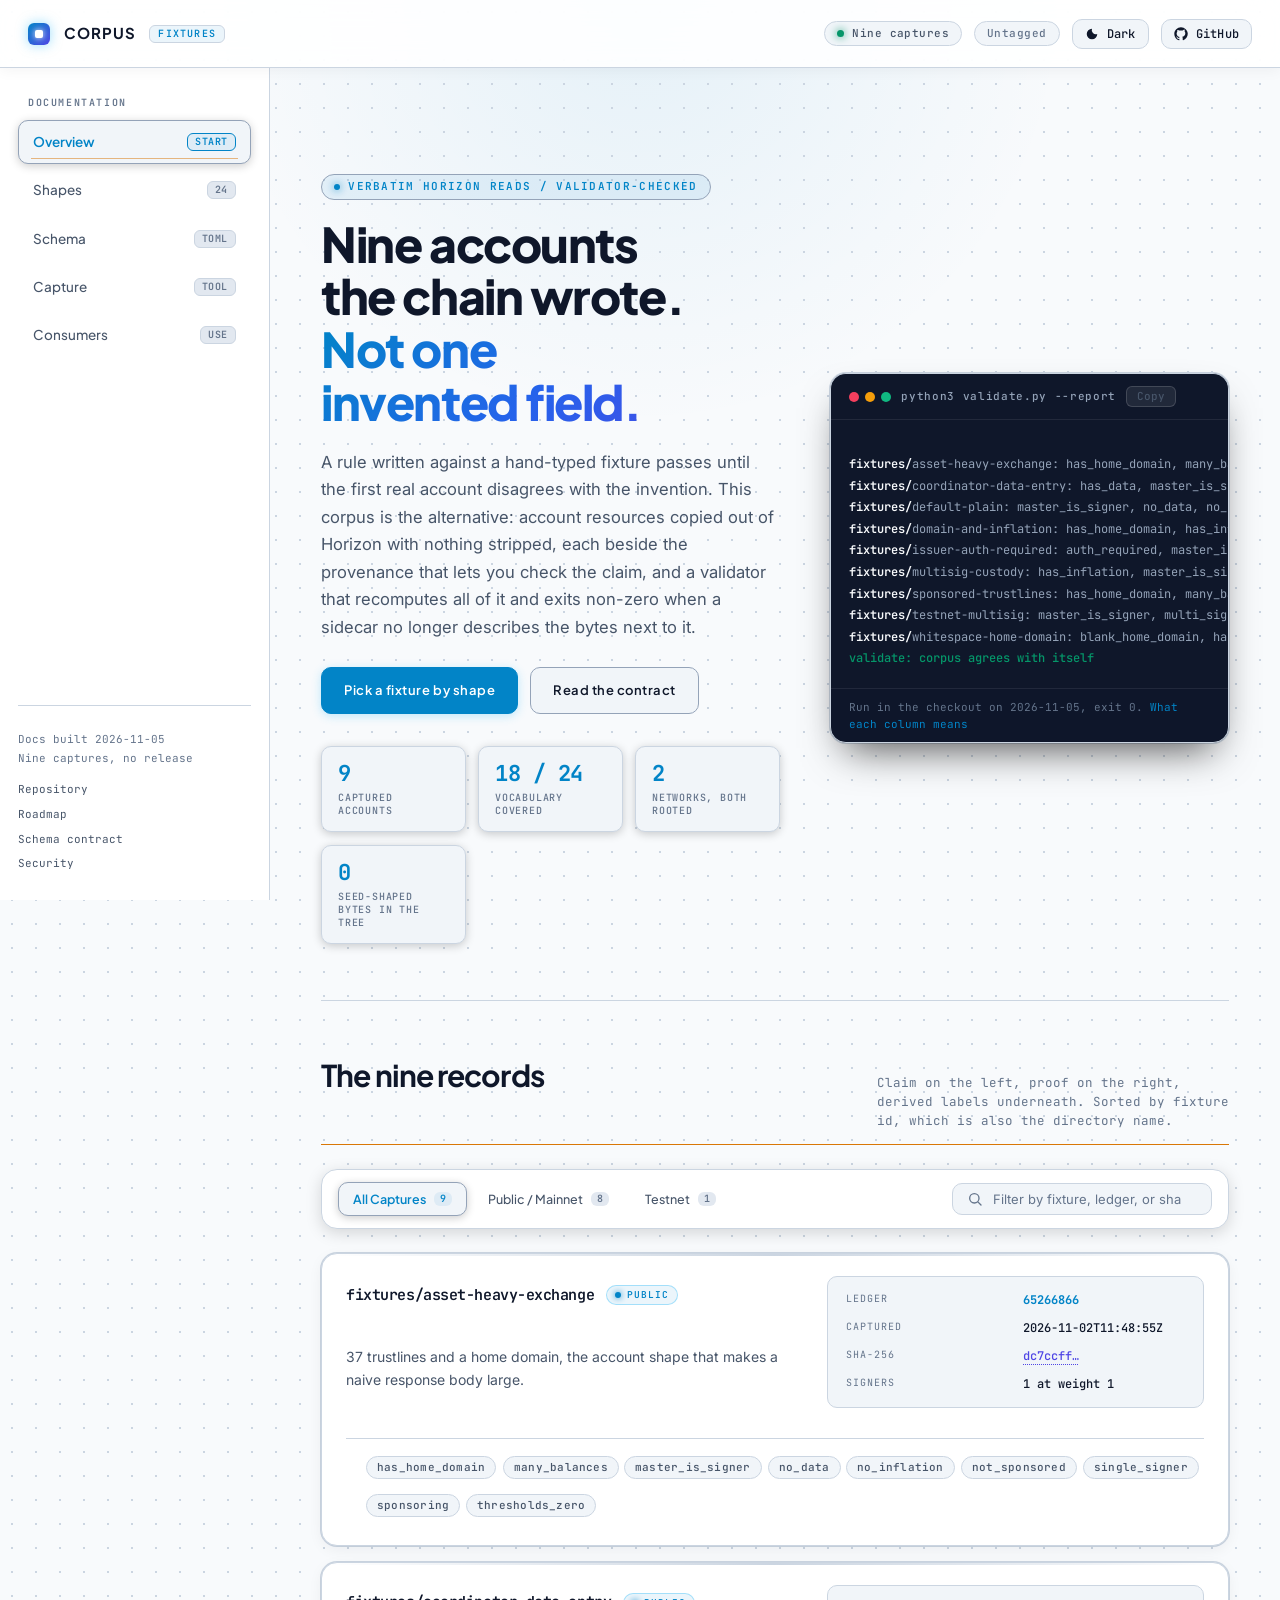
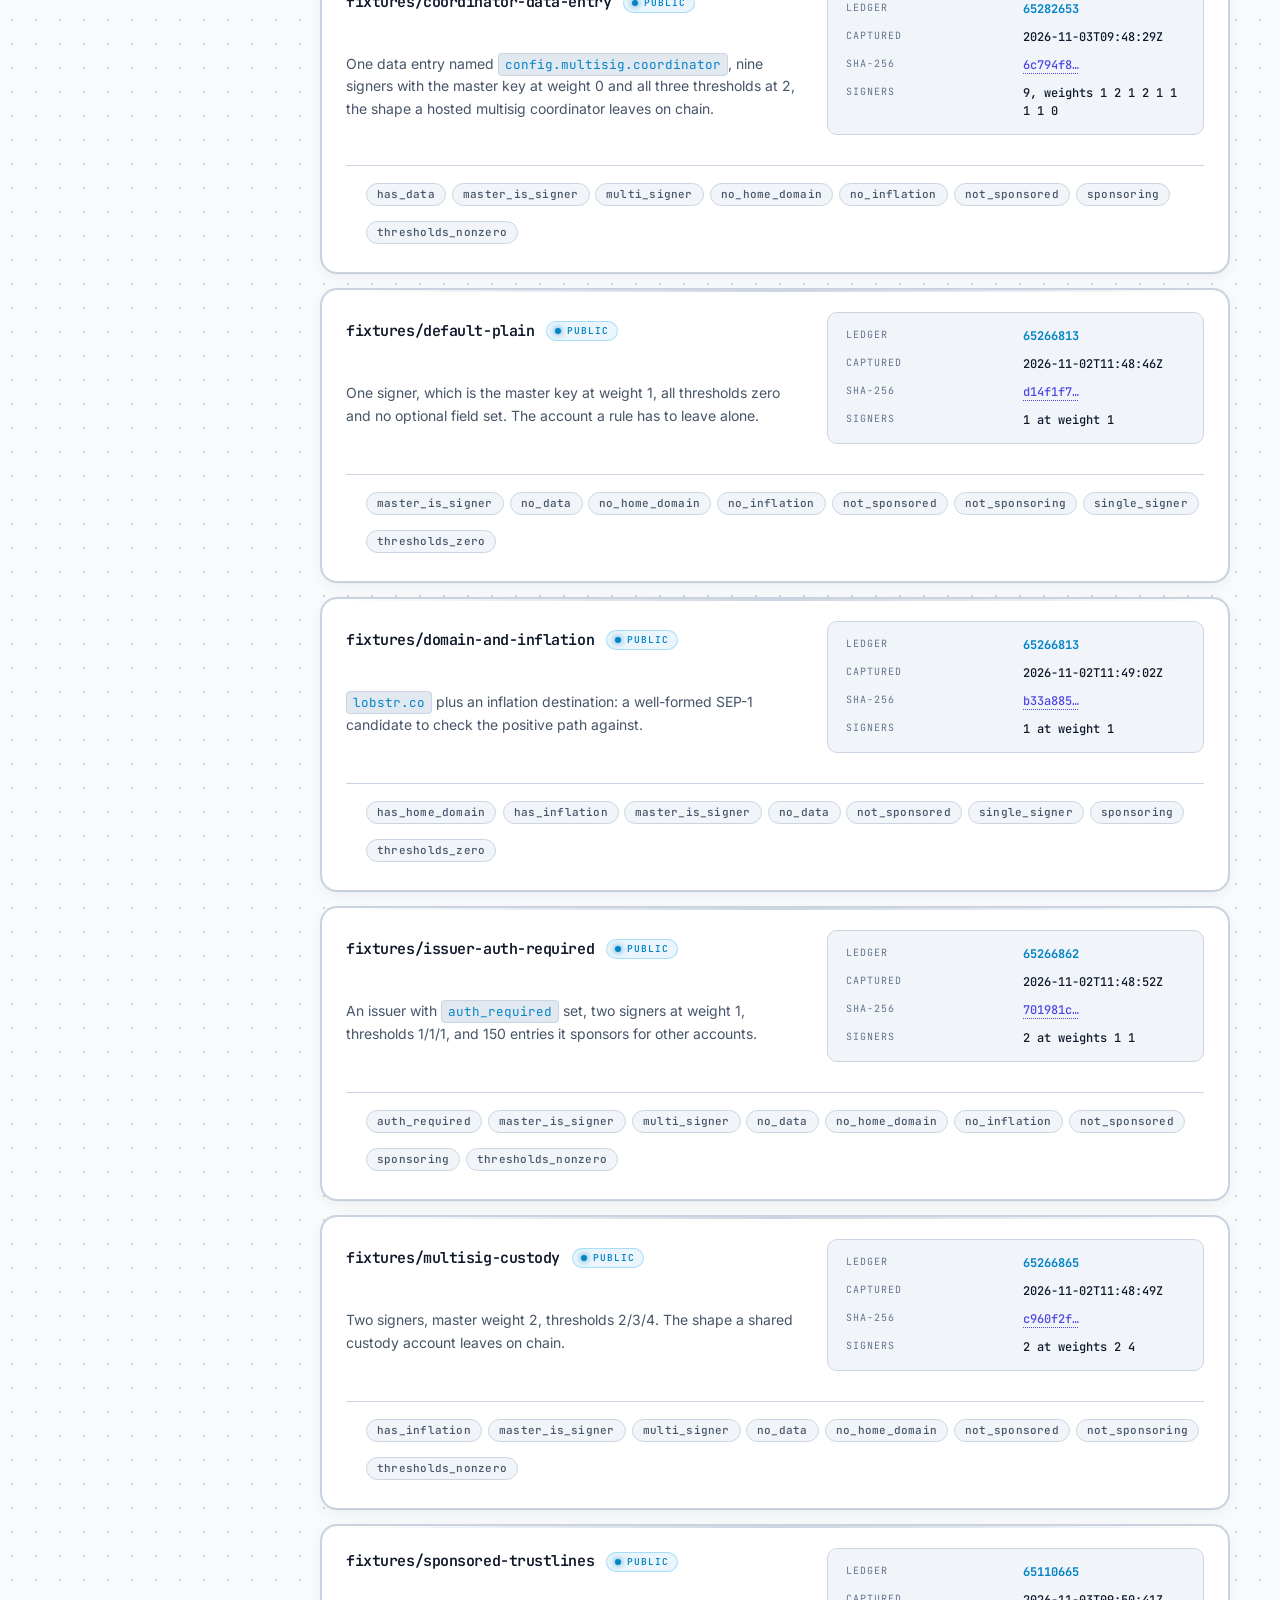
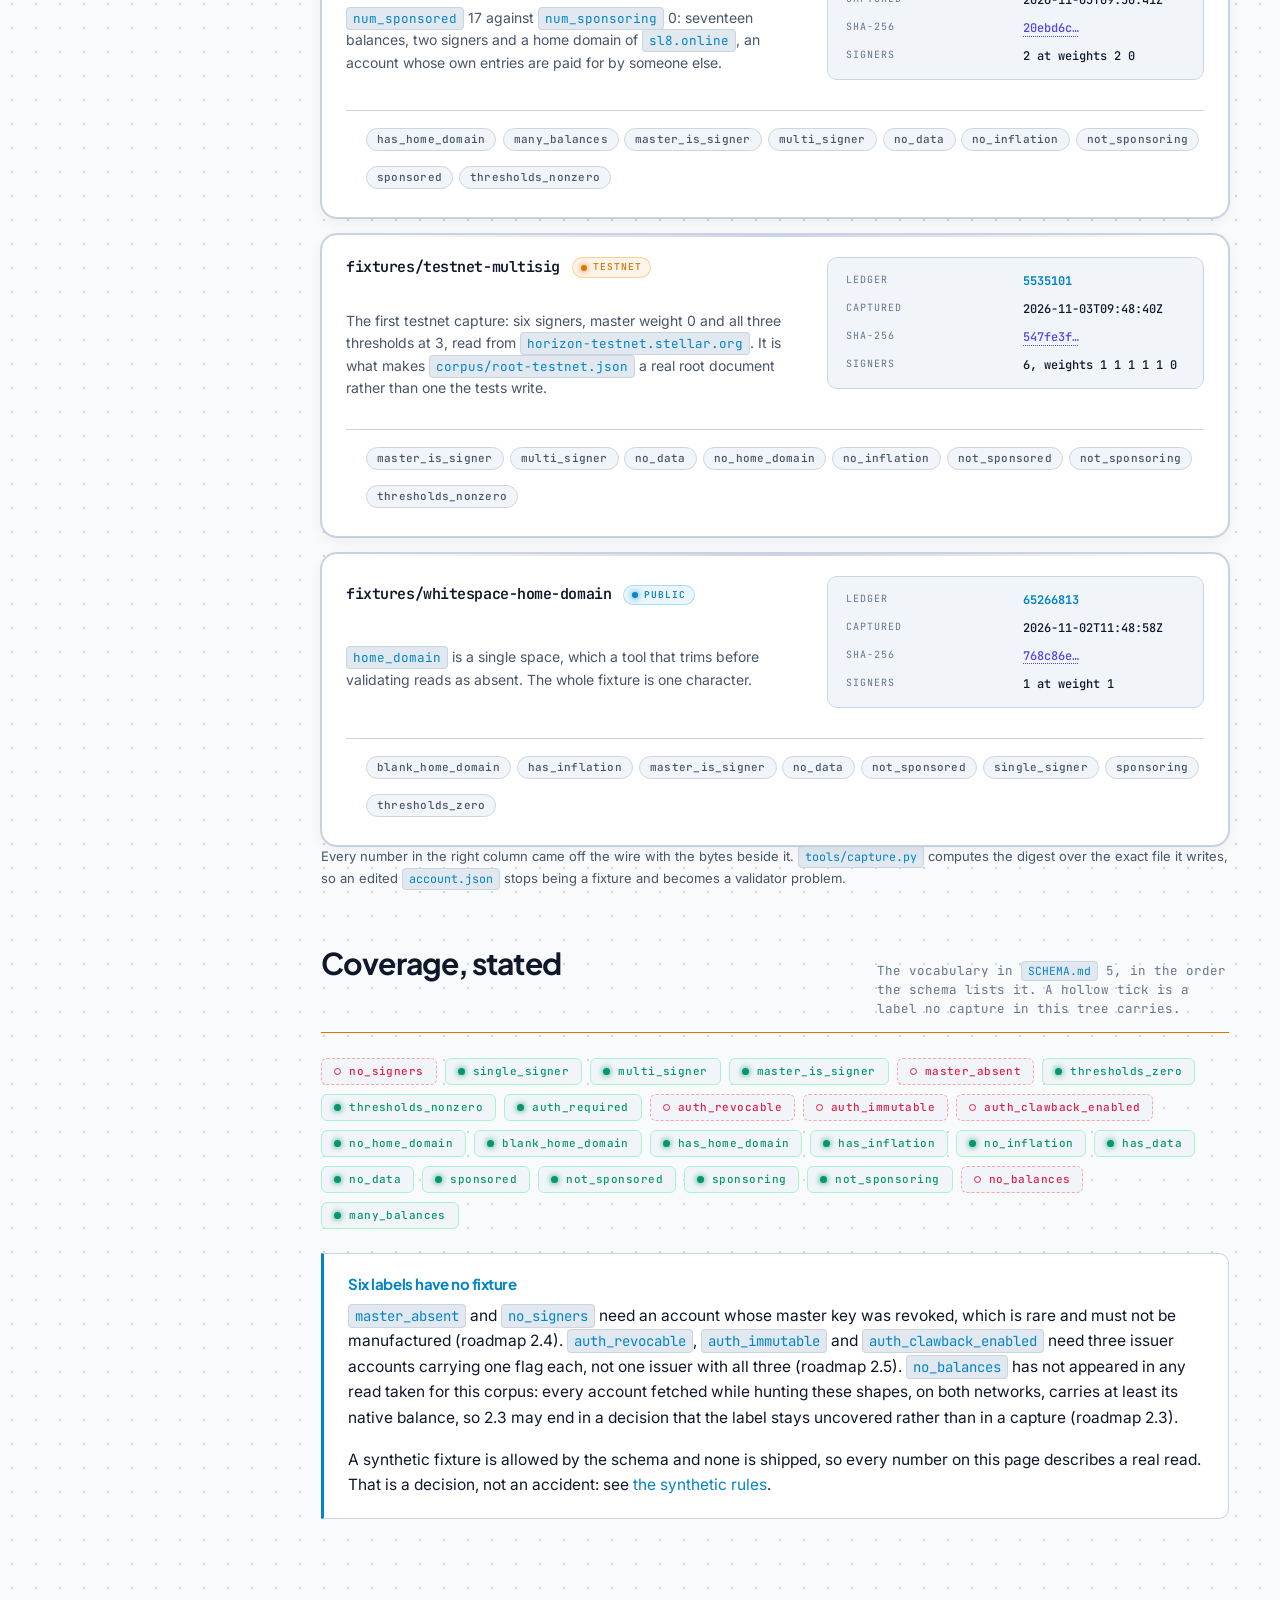
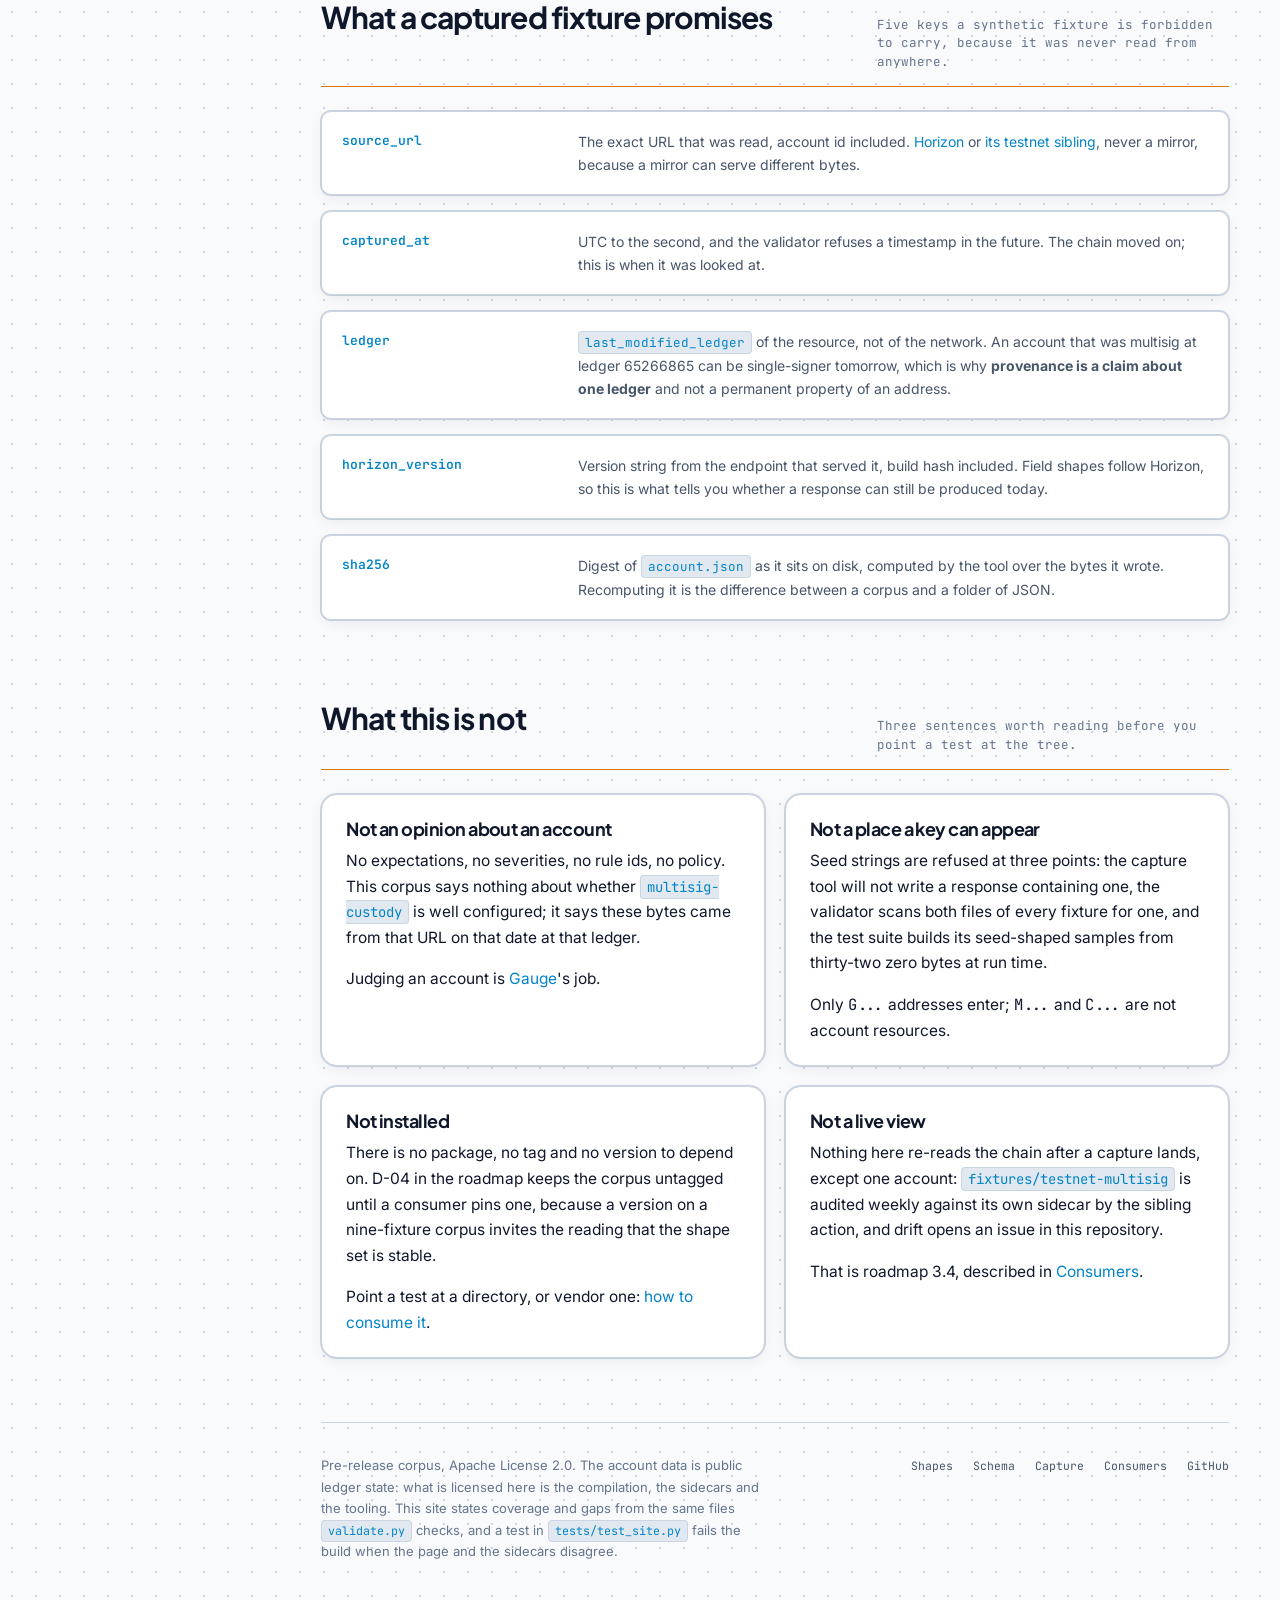
<file: site/index.html>
<!doctype html>
<html lang="en">
<head>
  <meta charset="utf-8">
  <meta name="viewport" content="width=device-width, initial-scale=1">
  <title>Stellar account fixtures: captured Horizon reads with their provenance</title>
  <meta name="description" content="Nine verbatim Horizon account reads, eight on mainnet and one on testnet, each beside a sidecar that names the URL, the ledger, the UTC second and the SHA-256 of the bytes. A validator recomputes every claim.">
  <meta property="og:type" content="website">
  <meta property="og:title" content="Stellar account fixtures">
  <meta property="og:description" content="Captured Stellar account reads, kept honest by a validator that recomputes every provenance claim.">
  <meta property="og:url" content="https://posture-sec.github.io/stellar-account-fixtures/">
  <link rel="icon" href="assets/favicon.svg" type="image/svg+xml">
  <meta name="theme-color" content="#060913">
  <script>
    // Choose the theme before first paint so neither mode flashes the other.
    (() => {
      let stored = null;
      try { stored = localStorage.getItem("corpus-theme"); } catch {}
      const light = stored ? stored === "light" : matchMedia("(prefers-color-scheme: light)").matches;
      document.documentElement.dataset.theme = light ? "light" : "dark";
      document.documentElement.dataset.themeReady = "";
    })();
  </script>
  <link rel="preconnect" href="https://fonts.googleapis.com">
  <link rel="preconnect" href="https://fonts.gstatic.com" crossorigin>
  <link href="https://fonts.googleapis.com/css2?family=Inter:wght@400;500;600;700&family=JetBrains+Mono:wght@400;500;600;700&family=Plus+Jakarta+Sans:wght@500;600;700;800&display=swap" rel="stylesheet">
  <link rel="stylesheet" href="assets/site.css">
  <link rel="stylesheet" href="assets/motion.css">
  <script src="assets/site.js" defer></script>
  <script src="assets/motion.js" defer></script>
</head>
<body data-page="overview">
  <a class="skip-link" href="#main">Skip to content</a>
  <div class="site">
    <header class="topbar">
      <a class="brand" href="index.html"><span class="brand-mark"></span>Corpus<span class="brand-sub">fixtures</span></a>
      <div class="topbar-right">
        <span class="status-pill">Nine captures</span>
        <span class="version-pill">Untagged</span>
        <button class="theme-toggle" type="button" aria-label="Switch to light theme">
          <svg class="icon-sun" viewBox="0 0 24 24" aria-hidden="true"><circle cx="12" cy="12" r="5" fill="currentColor"/><path fill="none" stroke="currentColor" stroke-width="2" d="M12 1.5v3M12 19.5v3M1.5 12h3M19.5 12h3M4.4 4.4l2.1 2.1M17.5 17.5l2.1 2.1M19.6 4.4l-2.1 2.1M6.5 17.5l-2.1 2.1"/></svg>
          <svg class="icon-moon" viewBox="0 0 24 24" aria-hidden="true"><path fill="currentColor" d="M12 3a9 9 0 1 0 9 9 7 7 0 0 1-9-9z"/></svg>
          <span>Light</span>
        </button>
        <a class="icon-link" href="https://github.com/posture-sec/stellar-account-fixtures">
          <svg viewBox="0 0 24 24" aria-hidden="true"><path fill="currentColor" d="M12 .5C5.7.5.5 5.7.5 12c0 5.1 3.3 9.4 7.9 10.9.6.1.8-.3.8-.6v-2c-3.2.7-3.9-1.5-3.9-1.5-.5-1.3-1.2-1.7-1.2-1.7-1-.7.1-.7.1-.7 1.1.1 1.7 1.2 1.7 1.2 1 1.7 2.6 1.2 3.2.9.1-.7.4-1.2.7-1.5-2.6-.3-5.3-1.3-5.3-5.8 0-1.3.5-2.3 1.2-3.1-.1-.3-.5-1.5.1-3.1 0 0 1-.3 3.2 1.2a11 11 0 0 1 5.8 0C17.1 4.2 18.1 4.5 18.1 4.5c.6 1.6.2 2.8.1 3.1.8.8 1.2 1.8 1.2 3.1 0 4.5-2.7 5.5-5.3 5.8.4.4.8 1.1.8 2.2v3.3c0 .3.2.7.8.6 4.6-1.5 7.9-5.8 7.9-10.9C23.5 5.7 18.3.5 12 .5z"/></svg>
          <span>GitHub</span>
        </a>
      </div>
    </header>

    <aside class="sidebar">
      <p class="side-label">Documentation</p>
      <nav class="side-nav" aria-label="Documentation">
        <a href="index.html" aria-current="page">Overview <span>start</span></a>
        <a href="shapes.html">Shapes <span>24</span></a>
        <a href="schema.html">Schema <span>toml</span></a>
        <a href="capture.html">Capture <span>tool</span></a>
        <a href="consumers.html">Consumers <span>use</span></a>
      </nav>
      <div class="side-meta">
        <p>Docs built 2026-11-05<br>Nine captures, no release</p>
        <a href="https://github.com/posture-sec/stellar-account-fixtures">Repository</a>
        <a href="https://github.com/posture-sec/stellar-account-fixtures/blob/main/ROADMAP.md">Roadmap</a>
        <a href="https://github.com/posture-sec/stellar-account-fixtures/blob/main/SCHEMA.md">Schema contract</a>
        <a href="https://github.com/posture-sec/stellar-account-fixtures/blob/main/SECURITY.md">Security</a>
      </div>
    </aside>

    <main class="main" id="main">
      <div class="content">
        <section class="hero">
          <div class="hero-copy">
            <p class="eyebrow">Verbatim Horizon reads / validator-checked</p>
            <h1>Nine accounts the chain wrote. <em>Not one invented field.</em></h1>
            <p class="lede">A rule written against a hand-typed fixture passes until the first real account disagrees with the invention. This corpus is the alternative: account resources copied out of Horizon with nothing stripped, each beside the provenance that lets you check the claim, and a validator that recomputes all of it and exits non-zero when a sidecar no longer describes the bytes next to it.</p>
            <div class="hero-actions">
              <a class="button" href="shapes.html">Pick a fixture by shape</a>
              <a class="button button--ghost" href="schema.html">Read the contract</a>
            </div>
            <ul class="hero-meta">
              <li><b data-count="fixtures">9</b><span>Captured accounts</span></li>
              <li><b><span data-count="covered">18</span> / <span data-count="labels">24</span></b><span>Vocabulary covered</span></li>
              <li><b data-count="networks">2</b><span>Networks, both rooted</span></li>
              <li><b data-count="seeds">0</b><span>Seed-shaped bytes in the tree</span></li>
            </ul>
          </div>
          <div class="term" data-copy>
            <p class="term-head">python3 validate.py --report</p>
            <pre><b>fixtures/</b>asset-heavy-exchange: has_home_domain, many_balances, master_is_signer, no_data, no_inflation, not_sponsored, single_signer, sponsoring, thresholds_zero
<b>fixtures/</b>coordinator-data-entry: has_data, master_is_signer, multi_signer, no_home_domain, no_inflation, not_sponsored, sponsoring, thresholds_nonzero
<b>fixtures/</b>default-plain: master_is_signer, no_data, no_home_domain, no_inflation, not_sponsored, not_sponsoring, single_signer, thresholds_zero
<b>fixtures/</b>domain-and-inflation: has_home_domain, has_inflation, master_is_signer, no_data, not_sponsored, single_signer, sponsoring, thresholds_zero
<b>fixtures/</b>issuer-auth-required: auth_required, master_is_signer, multi_signer, no_data, no_home_domain, no_inflation, not_sponsored, sponsoring, thresholds_nonzero
<b>fixtures/</b>multisig-custody: has_inflation, master_is_signer, multi_signer, no_data, no_home_domain, no_inflation, not_sponsored, not_sponsoring, thresholds_nonzero
<b>fixtures/</b>sponsored-trustlines: has_home_domain, many_balances, master_is_signer, multi_signer, no_data, no_inflation, not_sponsoring, sponsored, thresholds_nonzero
<b>fixtures/</b>testnet-multisig: master_is_signer, multi_signer, no_data, no_home_domain, no_inflation, not_sponsored, not_sponsoring, thresholds_nonzero
<b>fixtures/</b>whitespace-home-domain: blank_home_domain, has_inflation, master_is_signer, no_data, not_sponsored, single_signer, sponsoring, thresholds_zero
<i>validate: corpus agrees with itself</i></pre>
            <p class="term-foot">Run in the checkout on 2026-11-05, exit 0. <a href="schema.html">What each column means</a></p>
          </div>
        </section>

        <section id="records">
          <div class="section-head">
            <h2>The nine records</h2>
            <p>Claim on the left, proof on the right, derived labels underneath. Sorted by fixture id, which is also the directory name.</p>
          </div>
          <div class="records-filter-bar">
            <div class="filter-pills" role="tablist" aria-label="Filter fixtures by network">
              <button class="filter-pill is-active" type="button" data-filter="all">All Captures <span class="pill-count">9</span></button>
              <button class="filter-pill" type="button" data-filter="public">Public / Mainnet <span class="pill-count">8</span></button>
              <button class="filter-pill" type="button" data-filter="testnet">Testnet <span class="pill-count">1</span></button>
            </div>
            <div class="search-wrap">
              <svg class="search-icon" viewBox="0 0 24 24" width="16" height="16" aria-hidden="true"><circle cx="11" cy="11" r="7" fill="none" stroke="currentColor" stroke-width="2"/><path d="M21 21l-4.35-4.35" stroke="currentColor" stroke-width="2" stroke-linecap="round"/></svg>
              <input type="search" id="record-search" placeholder="Filter by fixture, ledger, or shape..." aria-label="Filter fixtures">
            </div>
          </div>
          <div id="records-empty">No fixtures match your search criteria.</div>
          <div class="ledger">
            <article class="record" id="record-asset-heavy-exchange" data-fixture="asset-heavy-exchange">
              <h3 class="record-id"><a href="https://github.com/posture-sec/stellar-account-fixtures/tree/main/fixtures/asset-heavy-exchange">fixtures/asset-heavy-exchange</a><span class="net net--public" data-network="public">public</span></h3>
              <p class="record-why">37 trustlines and a home domain, the account shape that makes a naive response body large.</p>
              <dl class="record-proof">
                <dt>Ledger</dt><dd data-ledger="65266866">65266866</dd>
                <dt>Captured</dt><dd data-captured="2026-11-02T11:48:55Z">2026-11-02T11:48:55Z</dd>
                <dt>SHA-256</dt><dd data-sha256="dc7ccffebd29f079e61482a764013a418fc496e150c6129ec10d82d11fa3f9bc">dc7ccff&hellip;</dd>
                <dt>Signers</dt><dd data-signers="1">1 at weight 1</dd>
              </dl>
              <ul class="record-shapes">
                <li><a class="chip" href="shapes.html#has_home_domain">has_home_domain</a></li>
                <li><a class="chip" href="shapes.html#many_balances">many_balances</a></li>
                <li><a class="chip" href="shapes.html#master_is_signer">master_is_signer</a></li>
                <li><a class="chip" href="shapes.html#no_data">no_data</a></li>
                <li><a class="chip" href="shapes.html#no_inflation">no_inflation</a></li>
                <li><a class="chip" href="shapes.html#not_sponsored">not_sponsored</a></li>
                <li><a class="chip" href="shapes.html#single_signer">single_signer</a></li>
                <li><a class="chip" href="shapes.html#sponsoring">sponsoring</a></li>
                <li><a class="chip" href="shapes.html#thresholds_zero">thresholds_zero</a></li>
              </ul>
            </article>
            <article class="record" id="record-coordinator-data-entry" data-fixture="coordinator-data-entry">
              <h3 class="record-id"><a href="https://github.com/posture-sec/stellar-account-fixtures/tree/main/fixtures/coordinator-data-entry">fixtures/coordinator-data-entry</a><span class="net net--public" data-network="public">public</span></h3>
              <p class="record-why">One data entry named <code>config.multisig.coordinator</code>, nine signers with the master key at weight 0 and all three thresholds at 2, the shape a hosted multisig coordinator leaves on chain.</p>
              <dl class="record-proof">
                <dt>Ledger</dt><dd data-ledger="65282653">65282653</dd>
                <dt>Captured</dt><dd data-captured="2026-11-03T09:48:29Z">2026-11-03T09:48:29Z</dd>
                <dt>SHA-256</dt><dd data-sha256="6c794f8716fb0754605344923e37d6ef417fbb680db274f7e27ba0a12a917659">6c794f8&hellip;</dd>
                <dt>Signers</dt><dd data-signers="9">9, weights 1 2 1 2 1 1 1 1 0</dd>
              </dl>
              <ul class="record-shapes">
                <li><a class="chip" href="shapes.html#has_data">has_data</a></li>
                <li><a class="chip" href="shapes.html#master_is_signer">master_is_signer</a></li>
                <li><a class="chip" href="shapes.html#multi_signer">multi_signer</a></li>
                <li><a class="chip" href="shapes.html#no_home_domain">no_home_domain</a></li>
                <li><a class="chip" href="shapes.html#no_inflation">no_inflation</a></li>
                <li><a class="chip" href="shapes.html#not_sponsored">not_sponsored</a></li>
                <li><a class="chip" href="shapes.html#sponsoring">sponsoring</a></li>
                <li><a class="chip" href="shapes.html#thresholds_nonzero">thresholds_nonzero</a></li>
              </ul>
            </article>
            <article class="record" id="record-default-plain" data-fixture="default-plain">
              <h3 class="record-id"><a href="https://github.com/posture-sec/stellar-account-fixtures/tree/main/fixtures/default-plain">fixtures/default-plain</a><span class="net net--public" data-network="public">public</span></h3>
              <p class="record-why">One signer, which is the master key at weight 1, all thresholds zero and no optional field set. The account a rule has to leave alone.</p>
              <dl class="record-proof">
                <dt>Ledger</dt><dd data-ledger="65266813">65266813</dd>
                <dt>Captured</dt><dd data-captured="2026-11-02T11:48:46Z">2026-11-02T11:48:46Z</dd>
                <dt>SHA-256</dt><dd data-sha256="d14f1f7bbcf10f9e1d7e162b59db1481ecd1ea542a7f21766a53fafdebdb4cdb">d14f1f7&hellip;</dd>
                <dt>Signers</dt><dd data-signers="1">1 at weight 1</dd>
              </dl>
              <ul class="record-shapes">
                <li><a class="chip" href="shapes.html#master_is_signer">master_is_signer</a></li>
                <li><a class="chip" href="shapes.html#no_data">no_data</a></li>
                <li><a class="chip" href="shapes.html#no_home_domain">no_home_domain</a></li>
                <li><a class="chip" href="shapes.html#no_inflation">no_inflation</a></li>
                <li><a class="chip" href="shapes.html#not_sponsored">not_sponsored</a></li>
                <li><a class="chip" href="shapes.html#not_sponsoring">not_sponsoring</a></li>
                <li><a class="chip" href="shapes.html#single_signer">single_signer</a></li>
                <li><a class="chip" href="shapes.html#thresholds_zero">thresholds_zero</a></li>
              </ul>
            </article>
            <article class="record" id="record-domain-and-inflation" data-fixture="domain-and-inflation">
              <h3 class="record-id"><a href="https://github.com/posture-sec/stellar-account-fixtures/tree/main/fixtures/domain-and-inflation">fixtures/domain-and-inflation</a><span class="net net--public" data-network="public">public</span></h3>
              <p class="record-why"><code>lobstr.co</code> plus an inflation destination: a well-formed SEP-1 candidate to check the positive path against.</p>
              <dl class="record-proof">
                <dt>Ledger</dt><dd data-ledger="65266813">65266813</dd>
                <dt>Captured</dt><dd data-captured="2026-11-02T11:49:02Z">2026-11-02T11:49:02Z</dd>
                <dt>SHA-256</dt><dd data-sha256="b33a885e520b9cfcd5cc515a3b678e5413d7880b7185cbcdcbe8de863757de76">b33a885&hellip;</dd>
                <dt>Signers</dt><dd data-signers="1">1 at weight 1</dd>
              </dl>
              <ul class="record-shapes">
                <li><a class="chip" href="shapes.html#has_home_domain">has_home_domain</a></li>
                <li><a class="chip" href="shapes.html#has_inflation">has_inflation</a></li>
                <li><a class="chip" href="shapes.html#master_is_signer">master_is_signer</a></li>
                <li><a class="chip" href="shapes.html#no_data">no_data</a></li>
                <li><a class="chip" href="shapes.html#not_sponsored">not_sponsored</a></li>
                <li><a class="chip" href="shapes.html#single_signer">single_signer</a></li>
                <li><a class="chip" href="shapes.html#sponsoring">sponsoring</a></li>
                <li><a class="chip" href="shapes.html#thresholds_zero">thresholds_zero</a></li>
              </ul>
            </article>
            <article class="record" id="record-issuer-auth-required" data-fixture="issuer-auth-required">
              <h3 class="record-id"><a href="https://github.com/posture-sec/stellar-account-fixtures/tree/main/fixtures/issuer-auth-required">fixtures/issuer-auth-required</a><span class="net net--public" data-network="public">public</span></h3>
              <p class="record-why">An issuer with <code>auth_required</code> set, two signers at weight 1, thresholds 1/1/1, and 150 entries it sponsors for other accounts.</p>
              <dl class="record-proof">
                <dt>Ledger</dt><dd data-ledger="65266862">65266862</dd>
                <dt>Captured</dt><dd data-captured="2026-11-02T11:48:52Z">2026-11-02T11:48:52Z</dd>
                <dt>SHA-256</dt><dd data-sha256="701981c0c40d4d6a109274df6a6bb735f876b2c7204ffa86eb79071a2654f7de">701981c&hellip;</dd>
                <dt>Signers</dt><dd data-signers="2">2 at weights 1 1</dd>
              </dl>
              <ul class="record-shapes">
                <li><a class="chip" href="shapes.html#auth_required">auth_required</a></li>
                <li><a class="chip" href="shapes.html#master_is_signer">master_is_signer</a></li>
                <li><a class="chip" href="shapes.html#multi_signer">multi_signer</a></li>
                <li><a class="chip" href="shapes.html#no_data">no_data</a></li>
                <li><a class="chip" href="shapes.html#no_home_domain">no_home_domain</a></li>
                <li><a class="chip" href="shapes.html#no_inflation">no_inflation</a></li>
                <li><a class="chip" href="shapes.html#not_sponsored">not_sponsored</a></li>
                <li><a class="chip" href="shapes.html#sponsoring">sponsoring</a></li>
                <li><a class="chip" href="shapes.html#thresholds_nonzero">thresholds_nonzero</a></li>
              </ul>
            </article>
            <article class="record" id="record-multisig-custody" data-fixture="multisig-custody">
              <h3 class="record-id"><a href="https://github.com/posture-sec/stellar-account-fixtures/tree/main/fixtures/multisig-custody">fixtures/multisig-custody</a><span class="net net--public" data-network="public">public</span></h3>
              <p class="record-why">Two signers, master weight 2, thresholds 2/3/4. The shape a shared custody account leaves on chain.</p>
              <dl class="record-proof">
                <dt>Ledger</dt><dd data-ledger="65266865">65266865</dd>
                <dt>Captured</dt><dd data-captured="2026-11-02T11:48:49Z">2026-11-02T11:48:49Z</dd>
                <dt>SHA-256</dt><dd data-sha256="c960f2f7f2b9573493d0f4a78bcc02fe11e0c5c829b7dea3b30938b196470711">c960f2f&hellip;</dd>
                <dt>Signers</dt><dd data-signers="2">2 at weights 2 4</dd>
              </dl>
              <ul class="record-shapes">
                <li><a class="chip" href="shapes.html#has_inflation">has_inflation</a></li>
                <li><a class="chip" href="shapes.html#master_is_signer">master_is_signer</a></li>
                <li><a class="chip" href="shapes.html#multi_signer">multi_signer</a></li>
                <li><a class="chip" href="shapes.html#no_data">no_data</a></li>
                <li><a class="chip" href="shapes.html#no_home_domain">no_home_domain</a></li>
                <li><a class="chip" href="shapes.html#not_sponsored">not_sponsored</a></li>
                <li><a class="chip" href="shapes.html#not_sponsoring">not_sponsoring</a></li>
                <li><a class="chip" href="shapes.html#thresholds_nonzero">thresholds_nonzero</a></li>
              </ul>
            </article>
            <article class="record" id="record-sponsored-trustlines" data-fixture="sponsored-trustlines">
              <h3 class="record-id"><a href="https://github.com/posture-sec/stellar-account-fixtures/tree/main/fixtures/sponsored-trustlines">fixtures/sponsored-trustlines</a><span class="net net--public" data-network="public">public</span></h3>
              <p class="record-why"><code>num_sponsored</code> 17 against <code>num_sponsoring</code> 0: seventeen balances, two signers and a home domain of <code>sl8.online</code>, an account whose own entries are paid for by someone else.</p>
              <dl class="record-proof">
                <dt>Ledger</dt><dd data-ledger="65110665">65110665</dd>
                <dt>Captured</dt><dd data-captured="2026-11-03T09:50:41Z">2026-11-03T09:50:41Z</dd>
                <dt>SHA-256</dt><dd data-sha256="20ebd6c8e9552a7cfeae0d348d859c76996f3cf798ca39c0c2b8e0a8151bc97a">20ebd6c&hellip;</dd>
                <dt>Signers</dt><dd data-signers="2">2 at weights 2 0</dd>
              </dl>
              <ul class="record-shapes">
                <li><a class="chip" href="shapes.html#has_home_domain">has_home_domain</a></li>
                <li><a class="chip" href="shapes.html#many_balances">many_balances</a></li>
                <li><a class="chip" href="shapes.html#master_is_signer">master_is_signer</a></li>
                <li><a class="chip" href="shapes.html#multi_signer">multi_signer</a></li>
                <li><a class="chip" href="shapes.html#no_data">no_data</a></li>
                <li><a class="chip" href="shapes.html#no_inflation">no_inflation</a></li>
                <li><a class="chip" href="shapes.html#not_sponsoring">not_sponsoring</a></li>
                <li><a class="chip" href="shapes.html#sponsored">sponsored</a></li>
                <li><a class="chip" href="shapes.html#thresholds_nonzero">thresholds_nonzero</a></li>
              </ul>
            </article>
            <article class="record" id="record-testnet-multisig" data-fixture="testnet-multisig">
              <h3 class="record-id"><a href="https://github.com/posture-sec/stellar-account-fixtures/tree/main/fixtures/testnet-multisig">fixtures/testnet-multisig</a><span class="net net--testnet" data-network="testnet">testnet</span></h3>
              <p class="record-why">The first testnet capture: six signers, master weight 0 and all three thresholds at 3, read from <code>horizon-testnet.stellar.org</code>. It is what makes <code>corpus/root-testnet.json</code> a real root document rather than one the tests write.</p>
              <dl class="record-proof">
                <dt>Ledger</dt><dd data-ledger="5535101">5535101</dd>
                <dt>Captured</dt><dd data-captured="2026-11-03T09:48:40Z">2026-11-03T09:48:40Z</dd>
                <dt>SHA-256</dt><dd data-sha256="547fe3f3d484fdec1d6ecc699605597ba7b43e49613648c0b1bca6f2dac6776d">547fe3f&hellip;</dd>
                <dt>Signers</dt><dd data-signers="6">6, weights 1 1 1 1 1 0</dd>
              </dl>
              <ul class="record-shapes">
                <li><a class="chip" href="shapes.html#master_is_signer">master_is_signer</a></li>
                <li><a class="chip" href="shapes.html#multi_signer">multi_signer</a></li>
                <li><a class="chip" href="shapes.html#no_data">no_data</a></li>
                <li><a class="chip" href="shapes.html#no_home_domain">no_home_domain</a></li>
                <li><a class="chip" href="shapes.html#no_inflation">no_inflation</a></li>
                <li><a class="chip" href="shapes.html#not_sponsored">not_sponsored</a></li>
                <li><a class="chip" href="shapes.html#not_sponsoring">not_sponsoring</a></li>
                <li><a class="chip" href="shapes.html#thresholds_nonzero">thresholds_nonzero</a></li>
              </ul>
            </article>
            <article class="record" id="record-whitespace-home-domain" data-fixture="whitespace-home-domain">
              <h3 class="record-id"><a href="https://github.com/posture-sec/stellar-account-fixtures/tree/main/fixtures/whitespace-home-domain">fixtures/whitespace-home-domain</a><span class="net net--public" data-network="public">public</span></h3>
              <p class="record-why"><code>home_domain</code> is a single space, which a tool that trims before validating reads as absent. The whole fixture is one character.</p>
              <dl class="record-proof">
                <dt>Ledger</dt><dd data-ledger="65266813">65266813</dd>
                <dt>Captured</dt><dd data-captured="2026-11-02T11:48:58Z">2026-11-02T11:48:58Z</dd>
                <dt>SHA-256</dt><dd data-sha256="768c86e8393955ec943eb951e4ec25bf9cba83a3c8bb8a5b25ca04fca2093b0e">768c86e&hellip;</dd>
                <dt>Signers</dt><dd data-signers="1">1 at weight 1</dd>
              </dl>
              <ul class="record-shapes">
                <li><a class="chip" href="shapes.html#blank_home_domain">blank_home_domain</a></li>
                <li><a class="chip" href="shapes.html#has_inflation">has_inflation</a></li>
                <li><a class="chip" href="shapes.html#master_is_signer">master_is_signer</a></li>
                <li><a class="chip" href="shapes.html#no_data">no_data</a></li>
                <li><a class="chip" href="shapes.html#not_sponsored">not_sponsored</a></li>
                <li><a class="chip" href="shapes.html#single_signer">single_signer</a></li>
                <li><a class="chip" href="shapes.html#sponsoring">sponsoring</a></li>
                <li><a class="chip" href="shapes.html#thresholds_zero">thresholds_zero</a></li>
              </ul>
            </article>
          </div>
          <p class="small muted">Every number in the right column came off the wire with the bytes beside it. <code>tools/capture.py</code> computes the digest over the exact file it writes, so an edited <code>account.json</code> stops being a fixture and becomes a validator problem.</p>
        </section>

        <section id="coverage">
          <div class="section-head">
            <h2>Coverage, stated</h2>
            <p>The vocabulary in <code>SCHEMA.md</code> 5, in the order the schema lists it. A hollow tick is a label no capture in this tree carries.</p>
          </div>
          <ul class="strip" aria-label="Shape label coverage across the corpus">
            <li><span class="tick tick--gap" data-gap="no_signers">no_signers</span></li>
            <li><span class="tick" data-label="single_signer">single_signer</span></li>
            <li><span class="tick" data-label="multi_signer">multi_signer</span></li>
            <li><span class="tick" data-label="master_is_signer">master_is_signer</span></li>
            <li><span class="tick tick--gap" data-gap="master_absent">master_absent</span></li>
            <li><span class="tick" data-label="thresholds_zero">thresholds_zero</span></li>
            <li><span class="tick" data-label="thresholds_nonzero">thresholds_nonzero</span></li>
            <li><span class="tick" data-label="auth_required">auth_required</span></li>
            <li><span class="tick tick--gap" data-gap="auth_revocable">auth_revocable</span></li>
            <li><span class="tick tick--gap" data-gap="auth_immutable">auth_immutable</span></li>
            <li><span class="tick tick--gap" data-gap="auth_clawback_enabled">auth_clawback_enabled</span></li>
            <li><span class="tick" data-label="no_home_domain">no_home_domain</span></li>
            <li><span class="tick" data-label="blank_home_domain">blank_home_domain</span></li>
            <li><span class="tick" data-label="has_home_domain">has_home_domain</span></li>
            <li><span class="tick" data-label="has_inflation">has_inflation</span></li>
            <li><span class="tick" data-label="no_inflation">no_inflation</span></li>
            <li><span class="tick" data-label="has_data">has_data</span></li>
            <li><span class="tick" data-label="no_data">no_data</span></li>
            <li><span class="tick" data-label="sponsored">sponsored</span></li>
            <li><span class="tick" data-label="not_sponsored">not_sponsored</span></li>
            <li><span class="tick" data-label="sponsoring">sponsoring</span></li>
            <li><span class="tick" data-label="not_sponsoring">not_sponsoring</span></li>
            <li><span class="tick tick--gap" data-gap="no_balances">no_balances</span></li>
            <li><span class="tick" data-label="many_balances">many_balances</span></li>
          </ul>
          <div class="callout callout--hard">
            <h4>Six labels have no fixture</h4>
            <p><code>master_absent</code> and <code>no_signers</code> need an account whose master key was revoked, which is rare and must not be manufactured (roadmap 2.4). <code>auth_revocable</code>, <code>auth_immutable</code> and <code>auth_clawback_enabled</code> need three issuer accounts carrying one flag each, not one issuer with all three (roadmap 2.5). <code>no_balances</code> has not appeared in any read taken for this corpus: every account fetched while hunting these shapes, on both networks, carries at least its native balance, so 2.3 may end in a decision that the label stays uncovered rather than in a capture (roadmap 2.3).</p>
            <p>A synthetic fixture is allowed by the schema and none is shipped, so every number on this page describes a real read. That is a decision, not an accident: see <a href="schema.html#synthetic">the synthetic rules</a>.</p>
          </div>
        </section>

        <section id="promise">
          <div class="section-head">
            <h2>What a captured fixture promises</h2>
            <p>Five keys a synthetic fixture is forbidden to carry, because it was never read from anywhere.</p>
          </div>
          <dl class="keys">
            <div>
              <dt>source_url</dt>
              <dd>The exact URL that was read, account id included. <a href="https://horizon.stellar.org">Horizon</a> or <a href="https://horizon-testnet.stellar.org">its testnet sibling</a>, never a mirror, because a mirror can serve different bytes.</dd>
            </div>
            <div>
              <dt>captured_at</dt>
              <dd>UTC to the second, and the validator refuses a timestamp in the future. The chain moved on; this is when it was looked at.</dd>
            </div>
            <div>
              <dt>ledger</dt>
              <dd><code>last_modified_ledger</code> of the resource, not of the network. An account that was multisig at ledger 65266865 can be single-signer tomorrow, which is why <b>provenance is a claim about one ledger</b> and not a permanent property of an address.</dd>
            </div>
            <div>
              <dt>horizon_version</dt>
              <dd>Version string from the endpoint that served it, build hash included. Field shapes follow Horizon, so this is what tells you whether a response can still be produced today.</dd>
            </div>
            <div>
              <dt>sha256</dt>
              <dd>Digest of <code>account.json</code> as it sits on disk, computed by the tool over the bytes it wrote. Recomputing it is the difference between a corpus and a folder of JSON.</dd>
            </div>
          </dl>
        </section>

        <section id="not">
          <div class="section-head">
            <h2>What this is not</h2>
            <p>Three sentences worth reading before you point a test at the tree.</p>
          </div>
          <div class="pair">
            <div class="card card--gap">
              <h3>Not an opinion about an account</h3>
              <p>No expectations, no severities, no rule ids, no policy. This corpus says nothing about whether <code>multisig-custody</code> is well configured; it says these bytes came from that URL on that date at that ledger.</p>
              <span class="card-note">Judging an account is <a href="https://github.com/posture-sec/guage">Gauge</a>'s job.</span>
            </div>
            <div class="card card--gap">
              <h3>Not a place a key can appear</h3>
              <p>Seed strings are refused at three points: the capture tool will not write a response containing one, the validator scans both files of every fixture for one, and the test suite builds its seed-shaped samples from thirty-two zero bytes at run time.</p>
              <span class="card-note">Only <code>G...</code> addresses enter; <code>M...</code> and <code>C...</code> are not account resources.</span>
            </div>
            <div class="card">
              <h3>Not installed</h3>
              <p>There is no package, no tag and no version to depend on. D-04 in the roadmap keeps the corpus untagged until a consumer pins one, because a version on a nine-fixture corpus invites the reading that the shape set is stable.</p>
              <span class="card-note">Point a test at a directory, or vendor one: <a href="consumers.html">how to consume it</a>.</span>
            </div>
            <div class="card">
              <h3>Not a live view</h3>
              <p>Nothing here re-reads the chain after a capture lands, except one account: <code>fixtures/testnet-multisig</code> is audited weekly against its own sidecar by the sibling action, and drift opens an issue in this repository.</p>
              <span class="card-note">That is roadmap 3.4, described in <a href="consumers.html#drift">Consumers</a>.</span>
            </div>
          </div>
        </section>

        <footer class="footer">
          <p>Pre-release corpus, Apache License 2.0. The account data is public ledger state: what is licensed here is the compilation, the sidecars and the tooling. This site states coverage and gaps from the same files <code>validate.py</code> checks, and a test in <code>tests/test_site.py</code> fails the build when the page and the sidecars disagree.</p>
          <div class="footer-links">
            <a href="shapes.html">Shapes</a>
            <a href="schema.html">Schema</a>
            <a href="capture.html">Capture</a>
            <a href="consumers.html">Consumers</a>
            <a href="https://github.com/posture-sec/stellar-account-fixtures">GitHub</a>
          </div>
        </footer>
      </div>
    </main>
  </div>
</body>
</html>
</file>
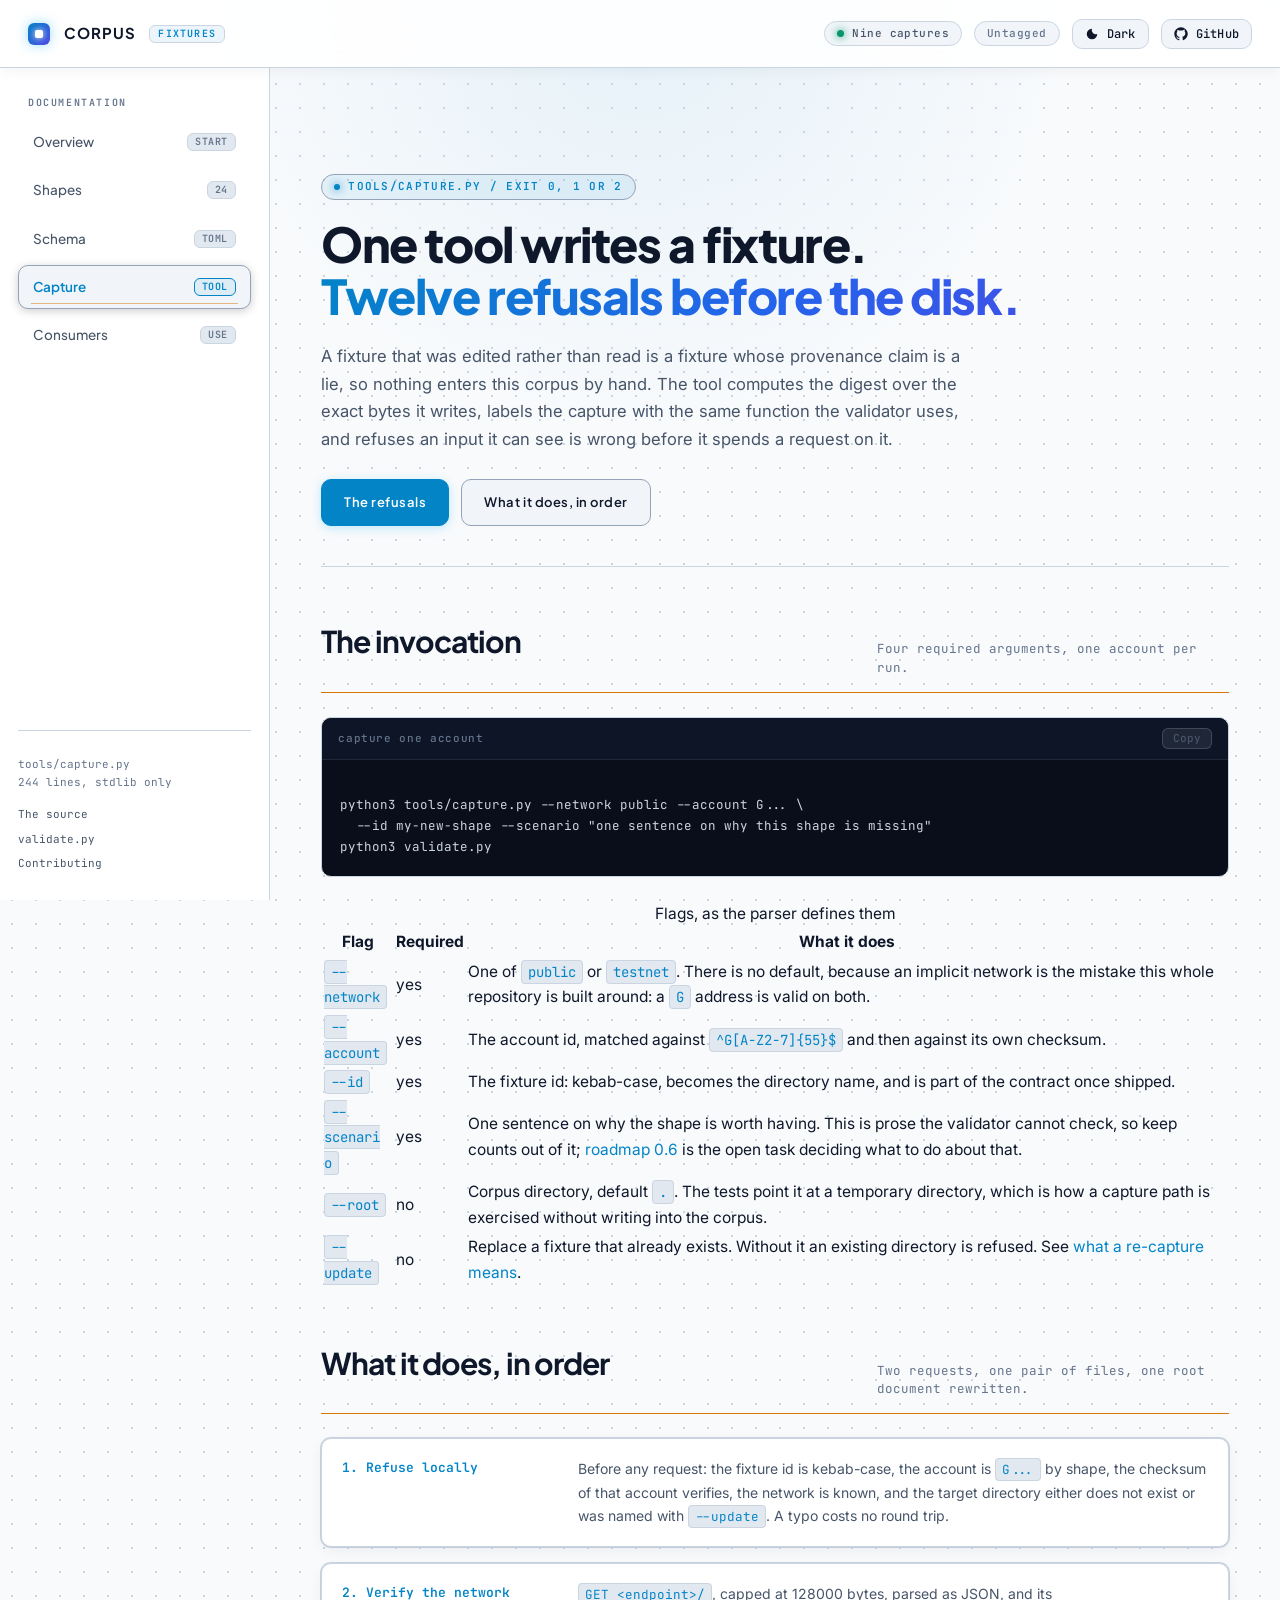
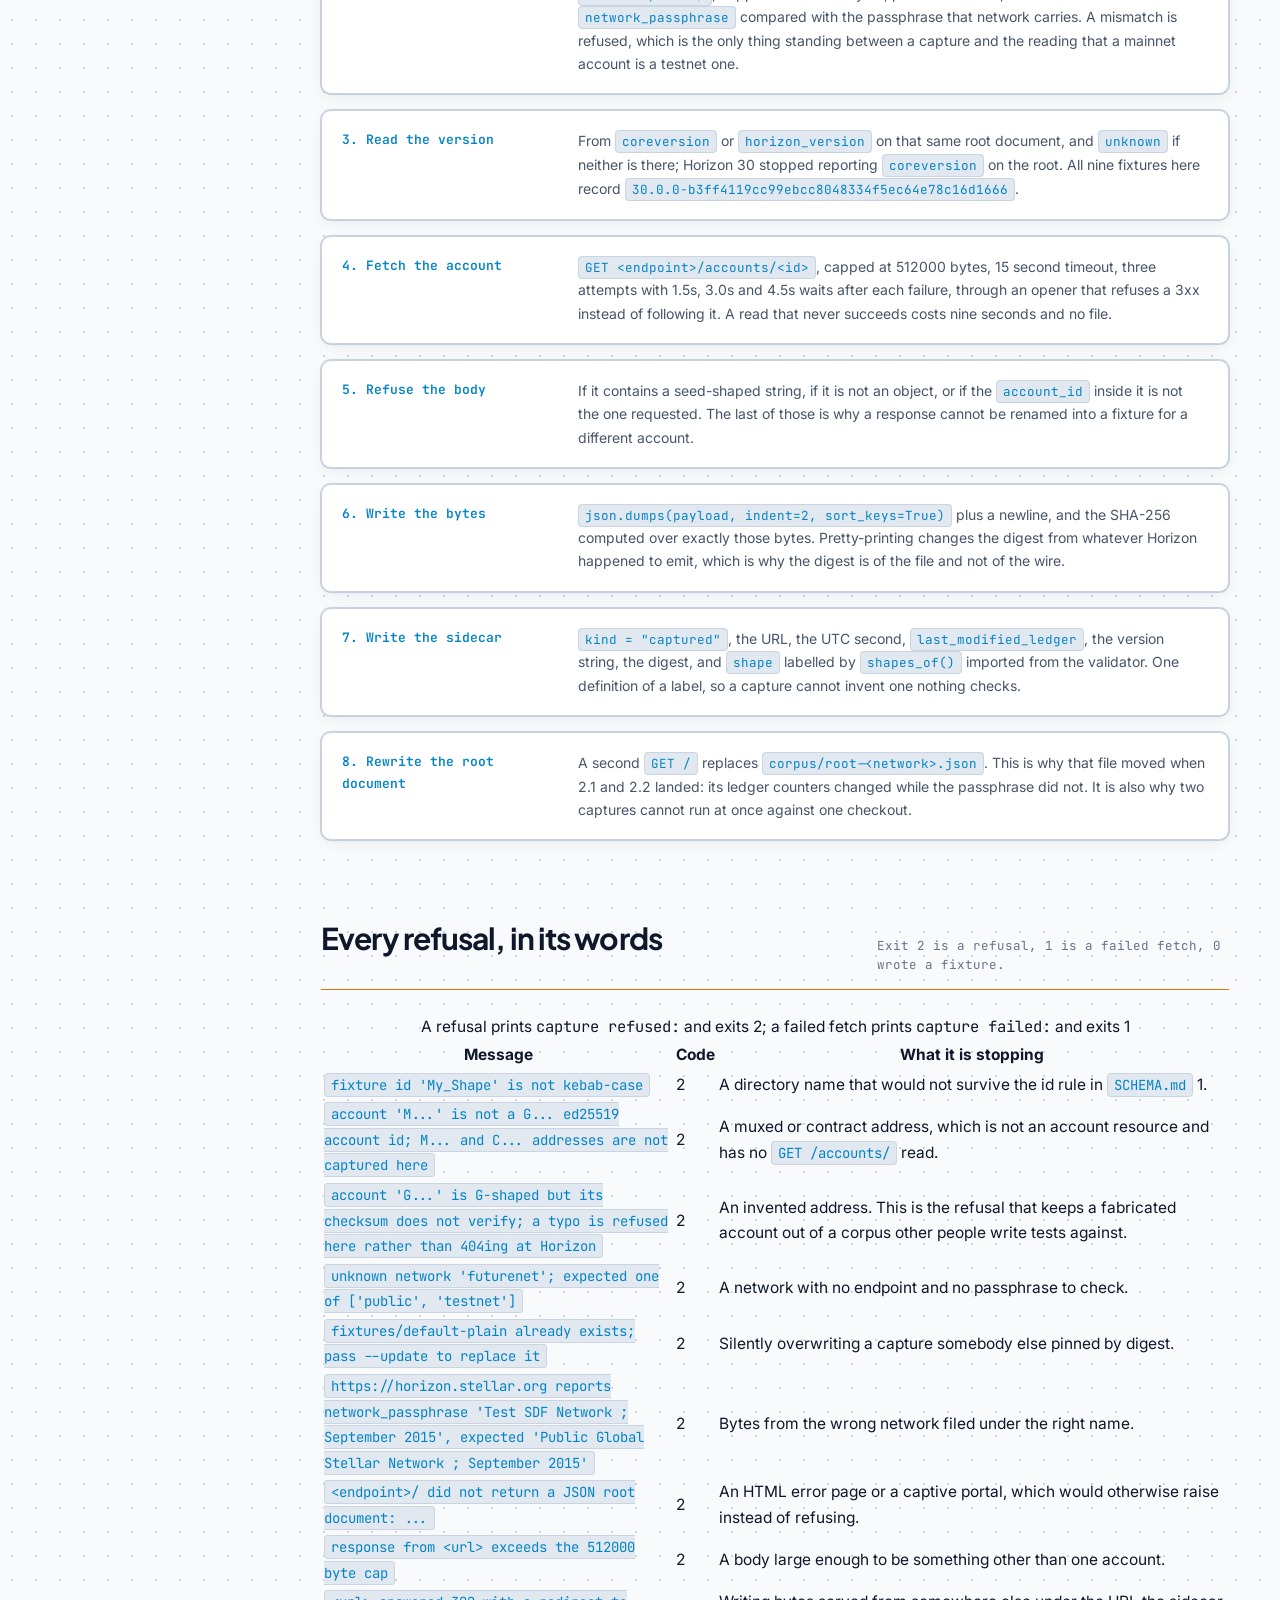
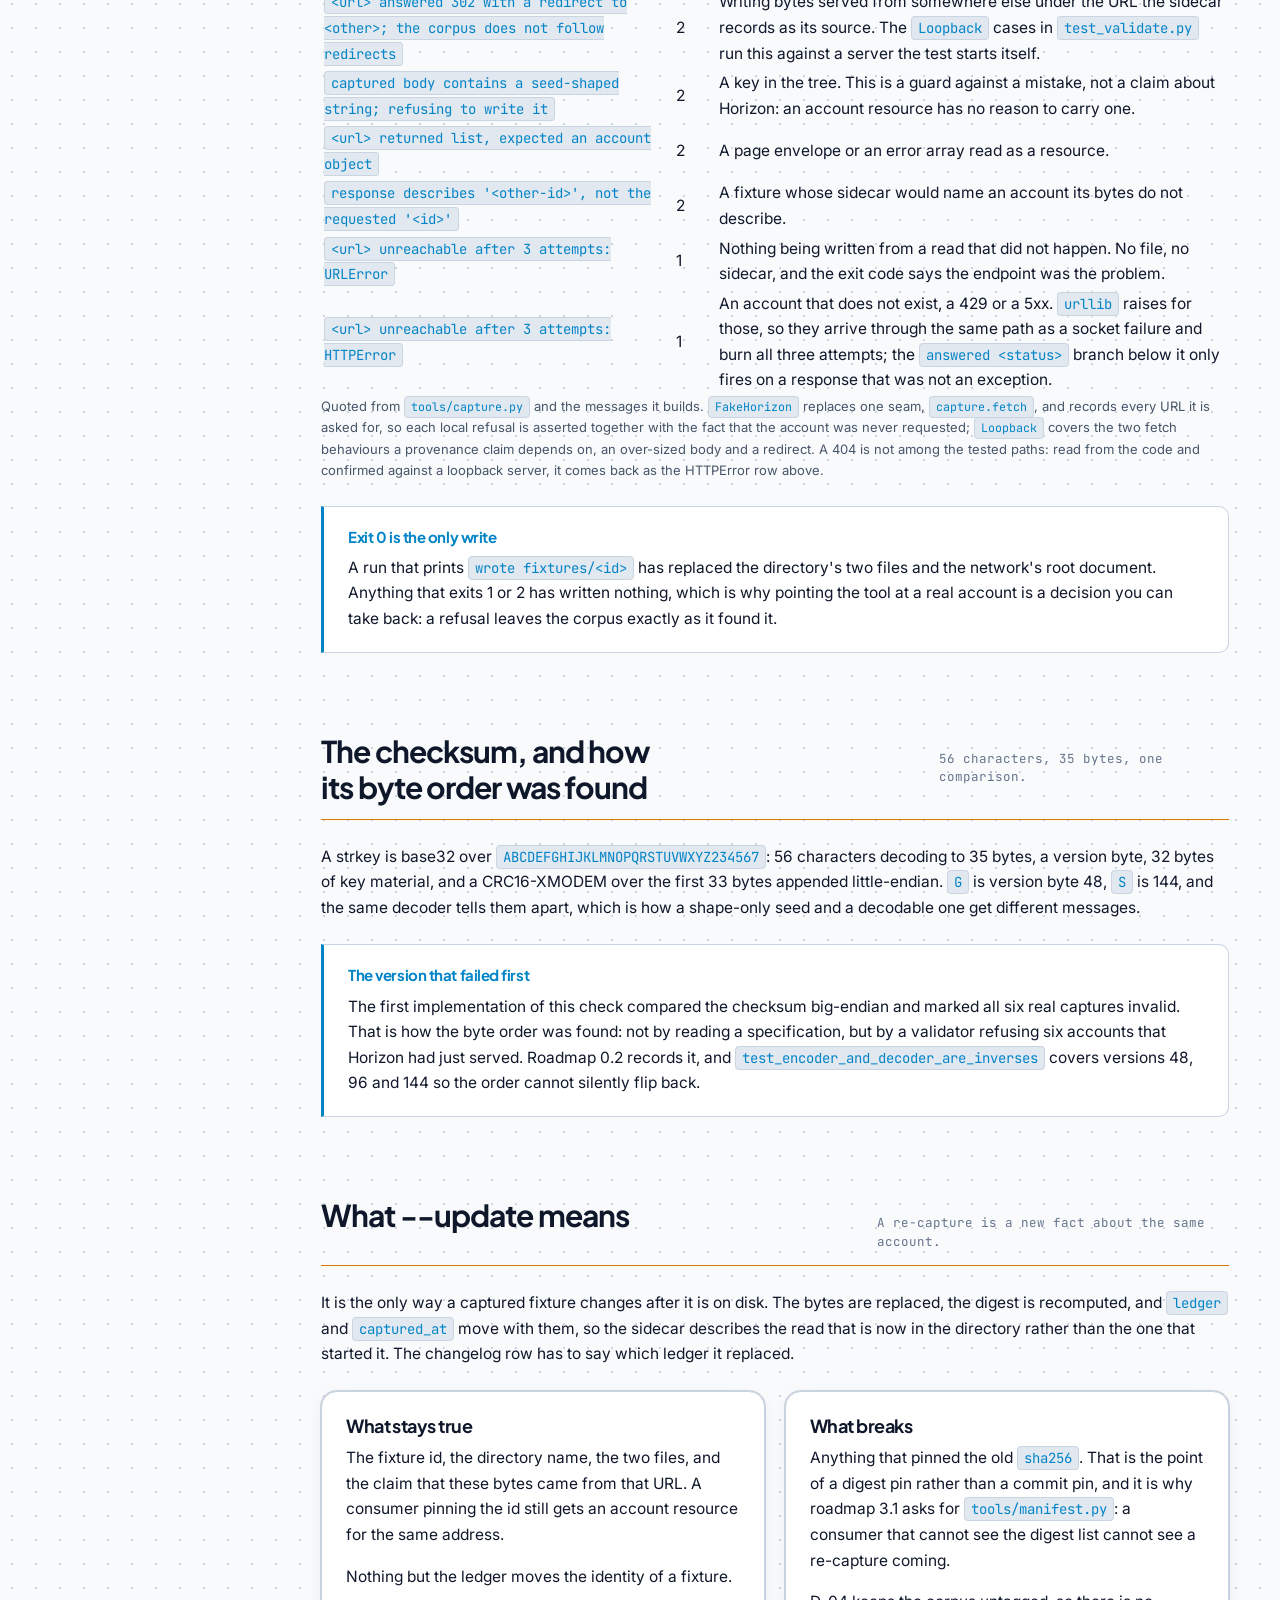
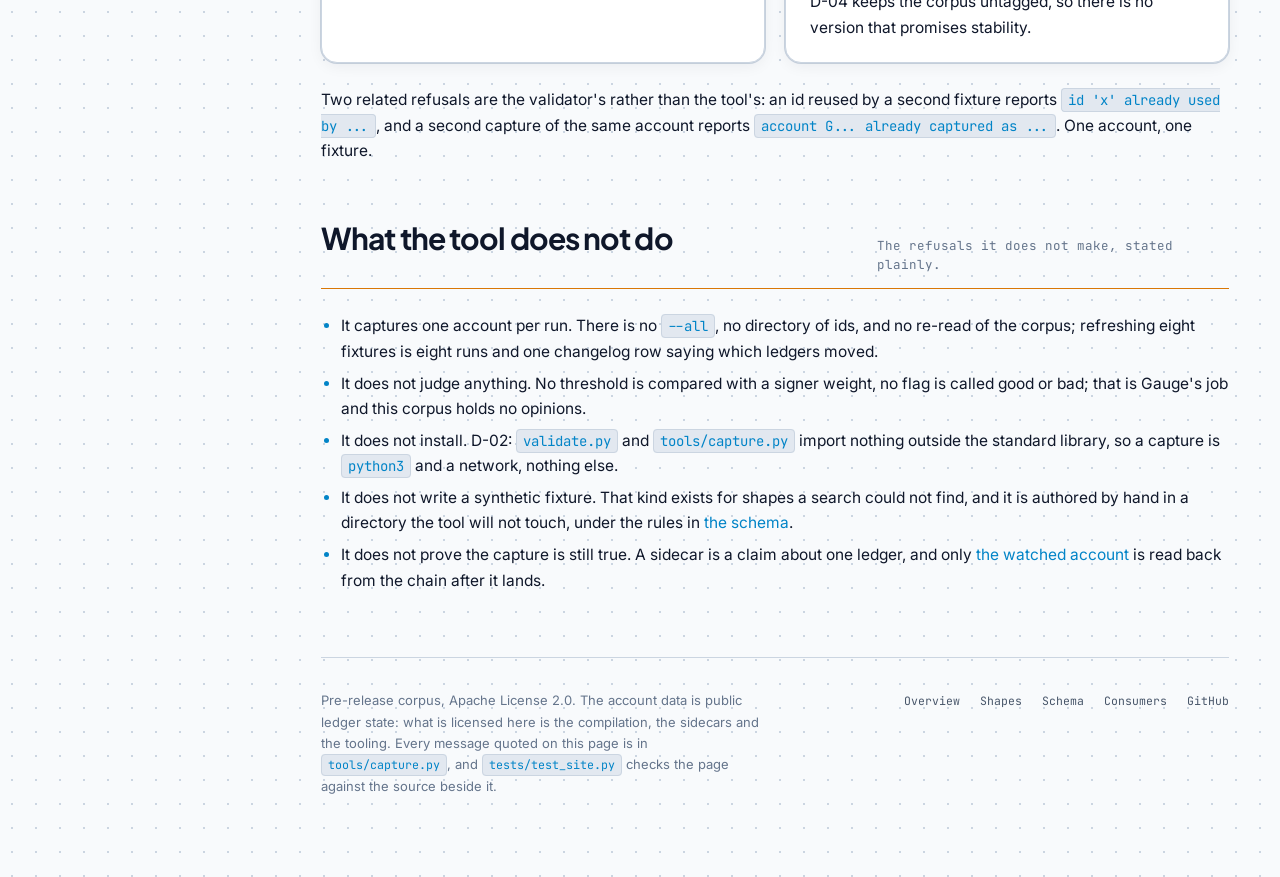
<file: site/capture.html>
<!doctype html>
<html lang="en">
<head>
  <meta charset="utf-8">
  <meta name="viewport" content="width=device-width, initial-scale=1">
  <title>tools/capture.py: the only way a fixture enters the corpus</title>
  <meta name="description" content="What the capture tool does in order, the twelve refusals it makes before writing a byte, the caps and timeouts behind them, and what --update means for a fixture already on disk.">
  <meta property="og:type" content="website">
  <meta property="og:title" content="Capturing a fixture">
  <meta property="og:description" content="One stdlib script writes every captured fixture in this corpus, and refuses twelve things before it touches the disk.">
  <meta property="og:url" content="https://posture-sec.github.io/stellar-account-fixtures/capture.html">
  <link rel="icon" href="assets/favicon.svg" type="image/svg+xml">
  <meta name="theme-color" content="#060913">
  <script>
    // Choose the theme before first paint so neither mode flashes the other.
    (() => {
      let stored = null;
      try { stored = localStorage.getItem("corpus-theme"); } catch {}
      const light = stored ? stored === "light" : matchMedia("(prefers-color-scheme: light)").matches;
      document.documentElement.dataset.theme = light ? "light" : "dark";
      document.documentElement.dataset.themeReady = "";
    })();
  </script>
  <link rel="preconnect" href="https://fonts.googleapis.com">
  <link rel="preconnect" href="https://fonts.gstatic.com" crossorigin>
  <link href="https://fonts.googleapis.com/css2?family=Inter:wght@400;500;600;700&family=JetBrains+Mono:wght@400;500;600;700&family=Plus+Jakarta+Sans:wght@500;600;700;800&display=swap" rel="stylesheet">
  <link rel="stylesheet" href="assets/site.css">
  <link rel="stylesheet" href="assets/motion.css">
  <script src="assets/site.js" defer></script>
  <script src="assets/motion.js" defer></script>
</head>
<body data-page="capture">
  <a class="skip-link" href="#main">Skip to content</a>
  <div class="site">
    <header class="topbar">
      <a class="brand" href="index.html"><span class="brand-mark"></span>Corpus<span class="brand-sub">fixtures</span></a>
      <div class="topbar-right">
        <span class="status-pill">Nine captures</span>
        <span class="version-pill">Untagged</span>
        <button class="theme-toggle" type="button" aria-label="Switch to light theme">
          <svg class="icon-sun" viewBox="0 0 24 24" aria-hidden="true"><circle cx="12" cy="12" r="5" fill="currentColor"/><path fill="none" stroke="currentColor" stroke-width="2" d="M12 1.5v3M12 19.5v3M1.5 12h3M19.5 12h3M4.4 4.4l2.1 2.1M17.5 17.5l2.1 2.1M19.6 4.4l-2.1 2.1M6.5 17.5l-2.1 2.1"/></svg>
          <svg class="icon-moon" viewBox="0 0 24 24" aria-hidden="true"><path fill="currentColor" d="M12 3a9 9 0 1 0 9 9 7 7 0 0 1-9-9z"/></svg>
          <span>Light</span>
        </button>
        <a class="icon-link" href="https://github.com/posture-sec/stellar-account-fixtures">
          <svg viewBox="0 0 24 24" aria-hidden="true"><path fill="currentColor" d="M12 .5C5.7.5.5 5.7.5 12c0 5.1 3.3 9.4 7.9 10.9.6.1.8-.3.8-.6v-2c-3.2.7-3.9-1.5-3.9-1.5-.5-1.3-1.2-1.7-1.2-1.7-1-.7.1-.7.1-.7 1.1.1 1.7 1.2 1.7 1.2 1 1.7 2.6 1.2 3.2.9.1-.7.4-1.2.7-1.5-2.6-.3-5.3-1.3-5.3-5.8 0-1.3.5-2.3 1.2-3.1-.1-.3-.5-1.5.1-3.1 0 0 1-.3 3.2 1.2a11 11 0 0 1 5.8 0C17.1 4.2 18.1 4.5 18.1 4.5c.6 1.6.2 2.8.1 3.1.8.8 1.2 1.8 1.2 3.1 0 4.5-2.7 5.5-5.3 5.8.4.4.8 1.1.8 2.2v3.3c0 .3.2.7.8.6 4.6-1.5 7.9-5.8 7.9-10.9C23.5 5.7 18.3.5 12 .5z"/></svg>
          <span>GitHub</span>
        </a>
      </div>
    </header>

    <aside class="sidebar">
      <p class="side-label">Documentation</p>
      <nav class="side-nav" aria-label="Documentation">
        <a href="index.html">Overview <span>start</span></a>
        <a href="shapes.html">Shapes <span>24</span></a>
        <a href="schema.html">Schema <span>toml</span></a>
        <a href="capture.html" aria-current="page">Capture <span>tool</span></a>
        <a href="consumers.html">Consumers <span>use</span></a>
      </nav>
      <div class="side-meta">
        <p>tools/capture.py<br>244 lines, stdlib only</p>
        <a href="https://github.com/posture-sec/stellar-account-fixtures/blob/main/tools/capture.py">The source</a>
        <a href="https://github.com/posture-sec/stellar-account-fixtures/blob/main/validate.py">validate.py</a>
        <a href="https://github.com/posture-sec/stellar-account-fixtures/blob/main/CONTRIBUTING.md">Contributing</a>
      </div>
    </aside>

    <main class="main" id="main">
      <div class="content">
        <section class="page-head">
          <p class="eyebrow">tools/capture.py / exit 0, 1 or 2</p>
          <h1>One tool writes a fixture. <em>Twelve refusals before the disk.</em></h1>
          <p class="lede">A fixture that was edited rather than read is a fixture whose provenance claim is a lie, so nothing enters this corpus by hand. The tool computes the digest over the exact bytes it writes, labels the capture with the same function the validator uses, and refuses an input it can see is wrong before it spends a request on it.</p>
          <div class="hero-actions">
            <a class="button" href="#refusals">The refusals</a>
            <a class="button button--ghost" href="#order">What it does, in order</a>
          </div>
        </section>

        <section id="command">
          <div class="section-head">
            <h2>The invocation</h2>
            <p>Four required arguments, one account per run.</p>
          </div>
          <div class="code" data-copy>
            <p class="code-label">capture one account</p>
            <pre>python3 tools/capture.py --network public --account G... \
  --id my-new-shape --scenario "one sentence on why this shape is missing"
python3 validate.py</pre>
          </div>
          <table>
            <caption>Flags, as the parser defines them</caption>
            <thead>
              <tr>
                <th scope="col">Flag</th>
                <th scope="col">Required</th>
                <th scope="col">What it does</th>
              </tr>
            </thead>
            <tbody>
              <tr>
                <td><code>--network</code></td>
                <td class="need">yes</td>
                <td>One of <code>public</code> or <code>testnet</code>. There is no default, because an implicit network is the mistake this whole repository is built around: a <code>G</code> address is valid on both.</td>
              </tr>
              <tr>
                <td><code>--account</code></td>
                <td class="need">yes</td>
                <td>The account id, matched against <code>^G[A-Z2-7]{55}$</code> and then against its own checksum.</td>
              </tr>
              <tr>
                <td><code>--id</code></td>
                <td class="need">yes</td>
                <td>The fixture id: kebab-case, becomes the directory name, and is part of the contract once shipped.</td>
              </tr>
              <tr>
                <td><code>--scenario</code></td>
                <td class="need">yes</td>
                <td>One sentence on why the shape is worth having. This is prose the validator cannot check, so keep counts out of it; <a href="https://github.com/posture-sec/stellar-account-fixtures/blob/main/ROADMAP.md">roadmap 0.6</a> is the open task deciding what to do about that.</td>
              </tr>
              <tr>
                <td><code>--root</code></td>
                <td class="forbid">no</td>
                <td>Corpus directory, default <code>.</code>. The tests point it at a temporary directory, which is how a capture path is exercised without writing into the corpus.</td>
              </tr>
              <tr>
                <td><code>--update</code></td>
                <td class="forbid">no</td>
                <td>Replace a fixture that already exists. Without it an existing directory is refused. See <a href="#update">what a re-capture means</a>.</td>
              </tr>
            </tbody>
          </table>
        </section>

        <section id="order">
          <div class="section-head">
            <h2>What it does, in order</h2>
            <p>Two requests, one pair of files, one root document rewritten.</p>
          </div>
          <dl class="keys">
            <div>
              <dt>1. Refuse locally</dt>
              <dd>Before any request: the fixture id is kebab-case, the account is <code>G...</code> by shape, the checksum of that account verifies, the network is known, and the target directory either does not exist or was named with <code>--update</code>. A typo costs no round trip.</dd>
            </div>
            <div>
              <dt>2. Verify the network</dt>
              <dd><code>GET &lt;endpoint&gt;/</code>, capped at 128000 bytes, parsed as JSON, and its <code>network_passphrase</code> compared with the passphrase that network carries. A mismatch is refused, which is the only thing standing between a capture and the reading that a mainnet account is a testnet one.</dd>
            </div>
            <div>
              <dt>3. Read the version</dt>
              <dd>From <code>coreversion</code> or <code>horizon_version</code> on that same root document, and <code>unknown</code> if neither is there; Horizon 30 stopped reporting <code>coreversion</code> on the root. All nine fixtures here record <code>30.0.0-b3ff4119cc99ebcc8048334f5ec64e78c16d1666</code>.</dd>
            </div>
            <div>
              <dt>4. Fetch the account</dt>
              <dd><code>GET &lt;endpoint&gt;/accounts/&lt;id&gt;</code>, capped at 512000 bytes, 15 second timeout, three attempts with 1.5s, 3.0s and 4.5s waits after each failure, through an opener that refuses a 3xx instead of following it. A read that never succeeds costs nine seconds and no file.</dd>
            </div>
            <div>
              <dt>5. Refuse the body</dt>
              <dd>If it contains a seed-shaped string, if it is not an object, or if the <code>account_id</code> inside it is not the one requested. The last of those is why a response cannot be renamed into a fixture for a different account.</dd>
            </div>
            <div>
              <dt>6. Write the bytes</dt>
              <dd><code>json.dumps(payload, indent=2, sort_keys=True)</code> plus a newline, and the SHA-256 computed over exactly those bytes. Pretty-printing changes the digest from whatever Horizon happened to emit, which is why the digest is of the file and not of the wire.</dd>
            </div>
            <div>
              <dt>7. Write the sidecar</dt>
              <dd><code>kind = "captured"</code>, the URL, the UTC second, <code>last_modified_ledger</code>, the version string, the digest, and <code>shape</code> labelled by <code>shapes_of()</code> imported from the validator. One definition of a label, so a capture cannot invent one nothing checks.</dd>
            </div>
            <div>
              <dt>8. Rewrite the root document</dt>
              <dd>A second <code>GET /</code> replaces <code>corpus/root-&lt;network&gt;.json</code>. This is why that file moved when 2.1 and 2.2 landed: its ledger counters changed while the passphrase did not. It is also why two captures cannot run at once against one checkout.</dd>
            </div>
          </dl>
        </section>

        <section id="refusals">
          <div class="section-head">
            <h2>Every refusal, in its words</h2>
            <p>Exit 2 is a refusal, 1 is a failed fetch, 0 wrote a fixture.</p>
          </div>
          <table>
            <caption>A refusal prints <code>capture refused:</code> and exits 2; a failed fetch prints <code>capture failed:</code> and exits 1</caption>
            <thead>
              <tr>
                <th scope="col">Message</th>
                <th scope="col">Code</th>
                <th scope="col">What it is stopping</th>
              </tr>
            </thead>
            <tbody>
              <tr>
                <td><code>fixture id 'My_Shape' is not kebab-case</code></td>
                <td class="exit exit--refused">2</td>
                <td>A directory name that would not survive the id rule in <code>SCHEMA.md</code> 1.</td>
              </tr>
              <tr>
                <td><code>account 'M...' is not a G... ed25519 account id; M... and C... addresses are not captured here</code></td>
                <td class="exit exit--refused">2</td>
                <td>A muxed or contract address, which is not an account resource and has no <code>GET /accounts/</code> read.</td>
              </tr>
              <tr>
                <td><code>account 'G...' is G-shaped but its checksum does not verify; a typo is refused here rather than 404ing at Horizon</code></td>
                <td class="exit exit--refused">2</td>
                <td>An invented address. This is the refusal that keeps a fabricated account out of a corpus other people write tests against.</td>
              </tr>
              <tr>
                <td><code>unknown network 'futurenet'; expected one of ['public', 'testnet']</code></td>
                <td class="exit exit--refused">2</td>
                <td>A network with no endpoint and no passphrase to check.</td>
              </tr>
              <tr>
                <td><code>fixtures/default-plain already exists; pass --update to replace it</code></td>
                <td class="exit exit--refused">2</td>
                <td>Silently overwriting a capture somebody else pinned by digest.</td>
              </tr>
              <tr>
                <td><code>https://horizon.stellar.org reports network_passphrase 'Test SDF Network ; September 2015', expected 'Public Global Stellar Network ; September 2015'</code></td>
                <td class="exit exit--refused">2</td>
                <td>Bytes from the wrong network filed under the right name.</td>
              </tr>
              <tr>
                <td><code>&lt;endpoint&gt;/ did not return a JSON root document: ...</code></td>
                <td class="exit exit--refused">2</td>
                <td>An HTML error page or a captive portal, which would otherwise raise instead of refusing.</td>
              </tr>
              <tr>
                <td><code>response from &lt;url&gt; exceeds the 512000 byte cap</code></td>
                <td class="exit exit--refused">2</td>
                <td>A body large enough to be something other than one account.</td>
              </tr>
              <tr>
                <td><code>&lt;url&gt; answered 302 with a redirect to &lt;other&gt;; the corpus does not follow redirects</code></td>
                <td class="exit exit--refused">2</td>
                <td>Writing bytes served from somewhere else under the URL the sidecar records as its source. The <code>Loopback</code> cases in <code>test_validate.py</code> run this against a server the test starts itself.</td>
              </tr>
              <tr>
                <td><code>captured body contains a seed-shaped string; refusing to write it</code></td>
                <td class="exit exit--refused">2</td>
                <td>A key in the tree. This is a guard against a mistake, not a claim about Horizon: an account resource has no reason to carry one.</td>
              </tr>
              <tr>
                <td><code>&lt;url&gt; returned list, expected an account object</code></td>
                <td class="exit exit--refused">2</td>
                <td>A page envelope or an error array read as a resource.</td>
              </tr>
              <tr>
                <td><code>response describes '&lt;other-id&gt;', not the requested '&lt;id&gt;'</code></td>
                <td class="exit exit--refused">2</td>
                <td>A fixture whose sidecar would name an account its bytes do not describe.</td>
              </tr>
              <tr>
                <td><code>&lt;url&gt; unreachable after 3 attempts: URLError</code></td>
                <td class="exit exit--failed">1</td>
                <td>Nothing being written from a read that did not happen. No file, no sidecar, and the exit code says the endpoint was the problem.</td>
              </tr>
              <tr>
                <td><code>&lt;url&gt; unreachable after 3 attempts: HTTPError</code></td>
                <td class="exit exit--failed">1</td>
                <td>An account that does not exist, a 429 or a 5xx. <code>urllib</code> raises for those, so they arrive through the same path as a socket failure and burn all three attempts; the <code>answered &lt;status&gt;</code> branch below it only fires on a response that was not an exception.</td>
              </tr>
            </tbody>
          </table>
          <p class="small muted">Quoted from <code>tools/capture.py</code> and the messages it builds. <code>FakeHorizon</code> replaces one seam, <code>capture.fetch</code>, and records every URL it is asked for, so each local refusal is asserted together with the fact that the account was never requested; <code>Loopback</code> covers the two fetch behaviours a provenance claim depends on, an over-sized body and a redirect. A 404 is not among the tested paths: read from the code and confirmed against a loopback server, it comes back as the HTTPError row above.</p>
          <div class="callout">
            <h4>Exit 0 is the only write</h4>
            <p>A run that prints <code>wrote fixtures/&lt;id&gt;</code> has replaced the directory's two files and the network's root document. Anything that exits 1 or 2 has written nothing, which is why pointing the tool at a real account is a decision you can take back: a refusal leaves the corpus exactly as it found it.</p>
          </div>
        </section>

        <section id="checksum">
          <div class="section-head">
            <h2>The checksum, and how its byte order was found</h2>
            <p>56 characters, 35 bytes, one comparison.</p>
          </div>
          <p>A strkey is base32 over <code>ABCDEFGHIJKLMNOPQRSTUVWXYZ234567</code>: 56 characters decoding to 35 bytes, a version byte, 32 bytes of key material, and a CRC16-XMODEM over the first 33 bytes appended little-endian. <code>G</code> is version byte 48, <code>S</code> is 144, and the same decoder tells them apart, which is how a shape-only seed and a decodable one get different messages.</p>
          <div class="callout">
            <h4>The version that failed first</h4>
            <p>The first implementation of this check compared the checksum big-endian and marked all six real captures invalid. That is how the byte order was found: not by reading a specification, but by a validator refusing six accounts that Horizon had just served. Roadmap 0.2 records it, and <code>test_encoder_and_decoder_are_inverses</code> covers versions 48, 96 and 144 so the order cannot silently flip back.</p>
          </div>
        </section>

        <section id="update">
          <div class="section-head">
            <h2>What --update means</h2>
            <p>A re-capture is a new fact about the same account.</p>
          </div>
          <p>It is the only way a captured fixture changes after it is on disk. The bytes are replaced, the digest is recomputed, and <code>ledger</code> and <code>captured_at</code> move with them, so the sidecar describes the read that is now in the directory rather than the one that started it. The changelog row has to say which ledger it replaced.</p>
          <div class="pair">
            <div class="card card--proof">
              <h3>What stays true</h3>
              <p>The fixture id, the directory name, the two files, and the claim that these bytes came from that URL. A consumer pinning the id still gets an account resource for the same address.</p>
              <span class="card-note">Nothing but the ledger moves the identity of a fixture.</span>
            </div>
            <div class="card card--gap">
              <h3>What breaks</h3>
              <p>Anything that pinned the old <code>sha256</code>. That is the point of a digest pin rather than a commit pin, and it is why roadmap 3.1 asks for <code>tools/manifest.py</code>: a consumer that cannot see the digest list cannot see a re-capture coming.</p>
              <span class="card-note">D-04 keeps the corpus untagged, so there is no version that promises stability.</span>
            </div>
          </div>
          <p>Two related refusals are the validator's rather than the tool's: an id reused by a second fixture reports <code>id 'x' already used by ...</code>, and a second capture of the same account reports <code>account G... already captured as ...</code>. One account, one fixture.</p>
        </section>

        <section id="limits">
          <div class="section-head">
            <h2>What the tool does not do</h2>
            <p>The refusals it does not make, stated plainly.</p>
          </div>
          <ul>
            <li>It captures one account per run. There is no <code>--all</code>, no directory of ids, and no re-read of the corpus; refreshing eight fixtures is eight runs and one changelog row saying which ledgers moved.</li>
            <li>It does not judge anything. No threshold is compared with a signer weight, no flag is called good or bad; that is Gauge's job and this corpus holds no opinions.</li>
            <li>It does not install. D-02: <code>validate.py</code> and <code>tools/capture.py</code> import nothing outside the standard library, so a capture is <code>python3</code> and a network, nothing else.</li>
            <li>It does not write a synthetic fixture. That kind exists for shapes a search could not find, and it is authored by hand in a directory the tool will not touch, under the rules in <a href="schema.html#synthetic">the schema</a>.</li>
            <li>It does not prove the capture is still true. A sidecar is a claim about one ledger, and only <a href="consumers.html#drift">the watched account</a> is read back from the chain after it lands.</li>
          </ul>
        </section>

        <footer class="footer">
          <p>Pre-release corpus, Apache License 2.0. The account data is public ledger state: what is licensed here is the compilation, the sidecars and the tooling. Every message quoted on this page is in <code>tools/capture.py</code>, and <code>tests/test_site.py</code> checks the page against the source beside it.</p>
          <div class="footer-links">
            <a href="index.html">Overview</a>
            <a href="shapes.html">Shapes</a>
            <a href="schema.html">Schema</a>
            <a href="consumers.html">Consumers</a>
            <a href="https://github.com/posture-sec/stellar-account-fixtures">GitHub</a>
          </div>
        </footer>
      </div>
    </main>
  </div>
</body>
</html>
</file>
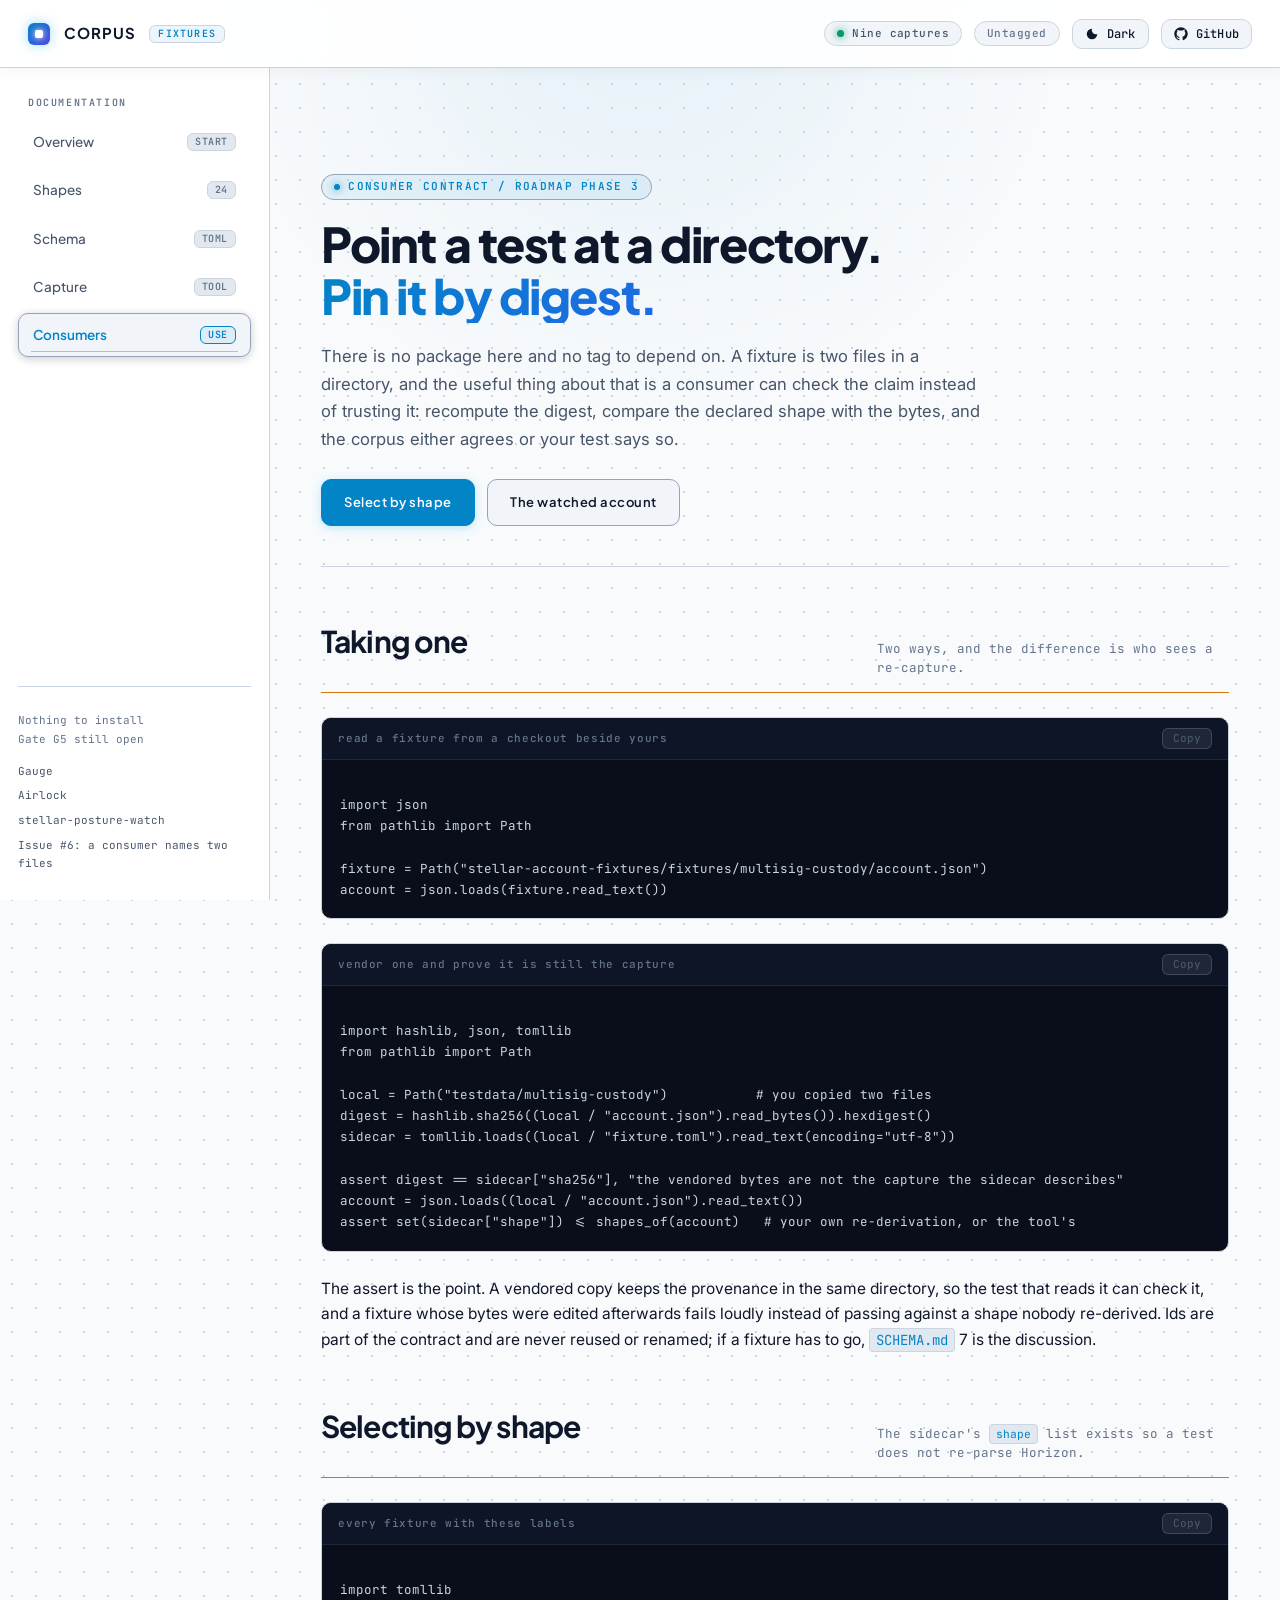
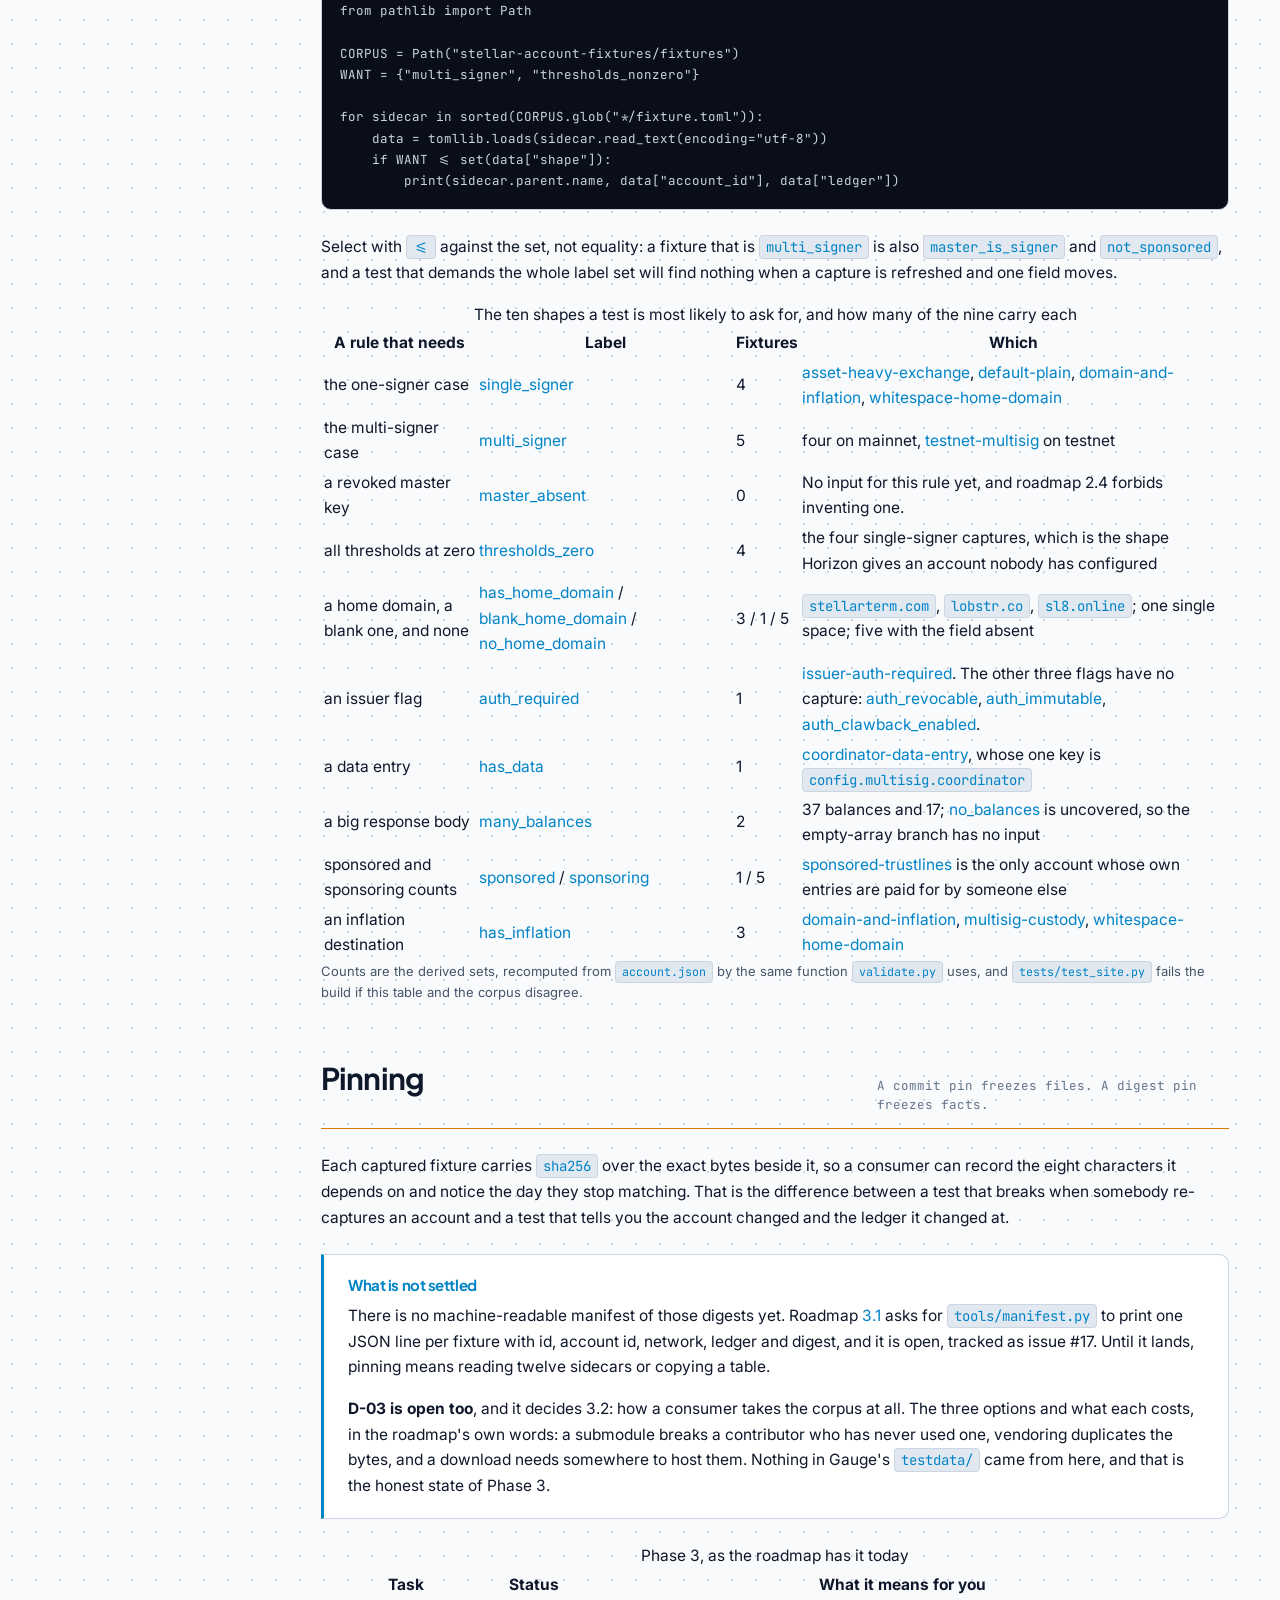
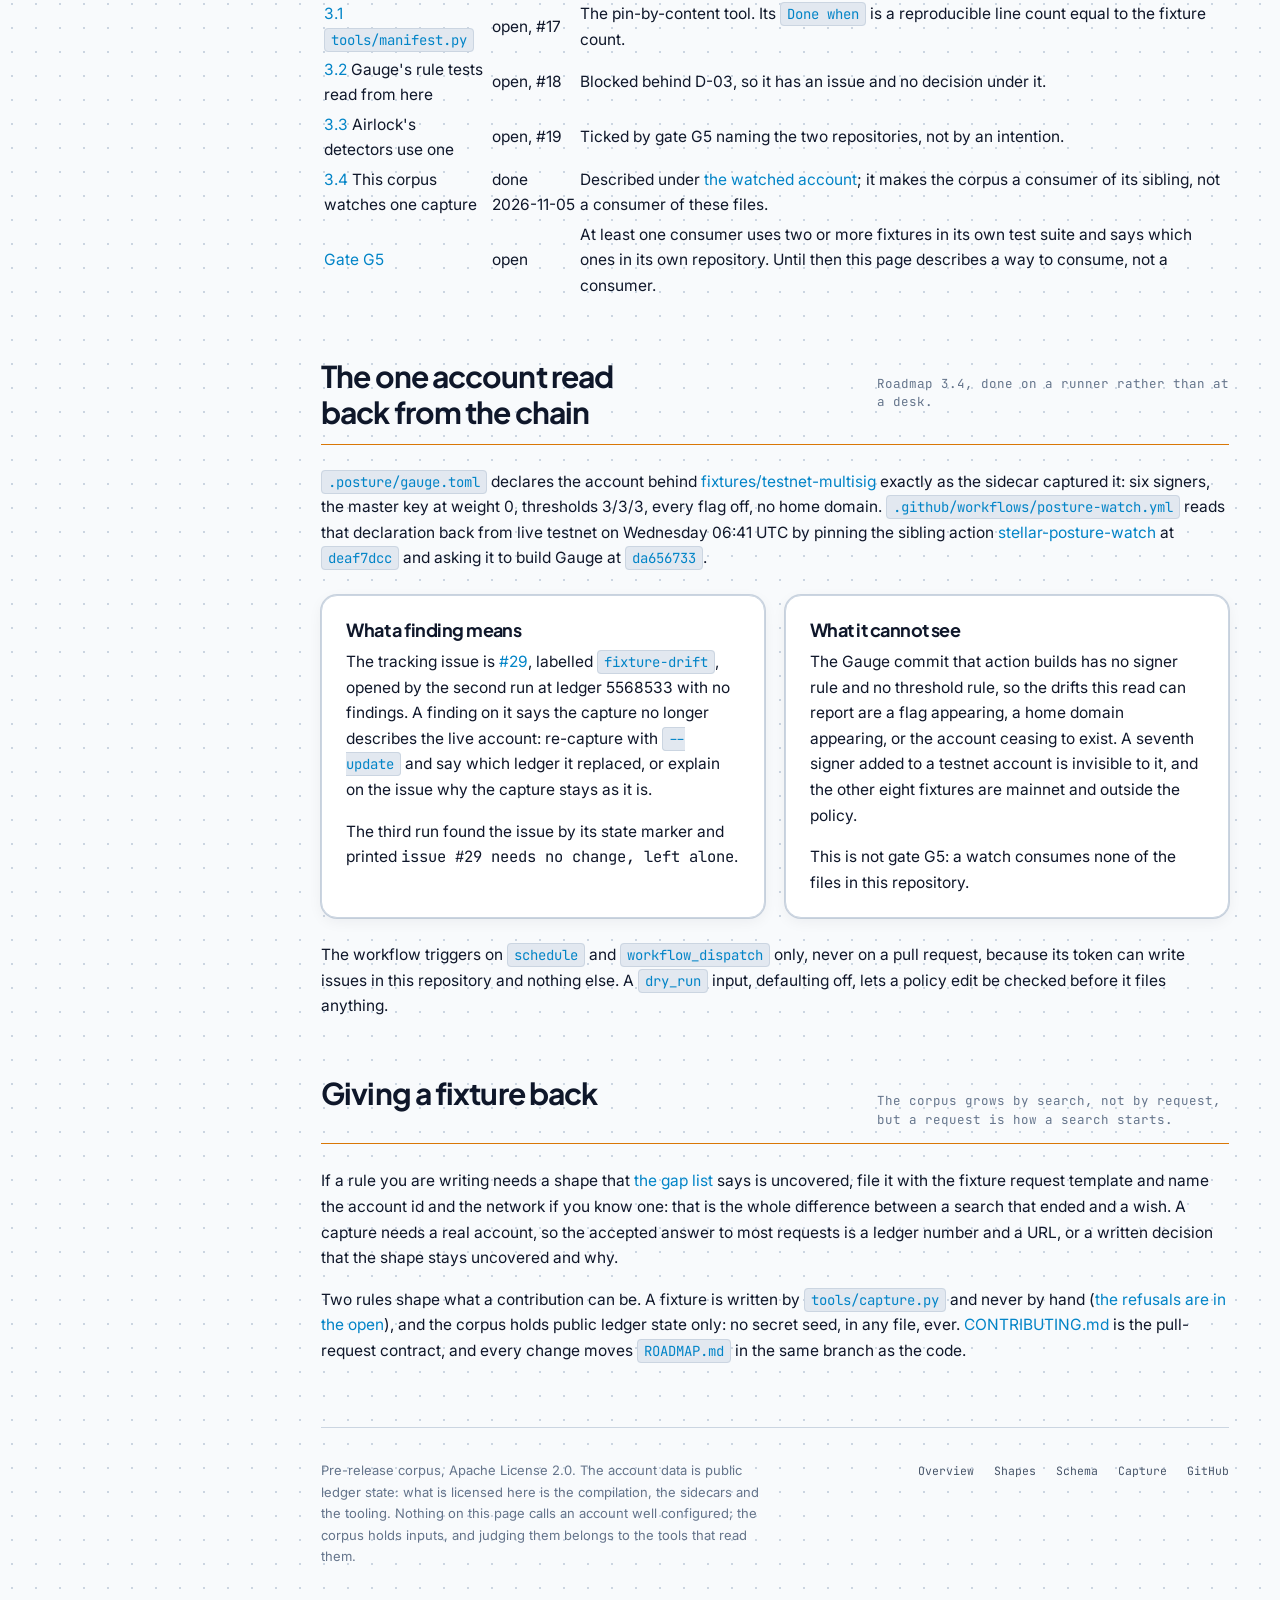
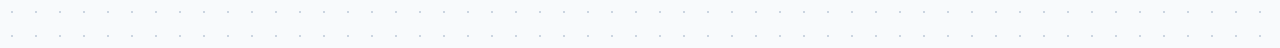
<file: site/consumers.html>
<!doctype html>
<html lang="en">
<head>
  <meta charset="utf-8">
  <meta name="viewport" content="width=device-width, initial-scale=1">
  <title>Using the corpus: picking a fixture by shape and pinning it by digest</title>
  <meta name="description" content="How another project consumes these nine account reads: point a test at a directory, select by the sidecar's shape list, pin by sha256, what D-03 and gate G5 still leave undecided, and the one fixture that is read back from the chain.">
  <meta property="og:type" content="website">
  <meta property="og:title" content="Using the corpus">
  <meta property="og:description" content="Select a fixture by shape, pin it by digest, and know what the corpus does not claim.">
  <meta property="og:url" content="https://posture-sec.github.io/stellar-account-fixtures/consumers.html">
  <link rel="icon" href="assets/favicon.svg" type="image/svg+xml">
  <meta name="theme-color" content="#060913">
  <script>
    // Choose the theme before first paint so neither mode flashes the other.
    (() => {
      let stored = null;
      try { stored = localStorage.getItem("corpus-theme"); } catch {}
      const light = stored ? stored === "light" : matchMedia("(prefers-color-scheme: light)").matches;
      document.documentElement.dataset.theme = light ? "light" : "dark";
      document.documentElement.dataset.themeReady = "";
    })();
  </script>
  <link rel="preconnect" href="https://fonts.googleapis.com">
  <link rel="preconnect" href="https://fonts.gstatic.com" crossorigin>
  <link href="https://fonts.googleapis.com/css2?family=Inter:wght@400;500;600;700&family=JetBrains+Mono:wght@400;500;600;700&family=Plus+Jakarta+Sans:wght@500;600;700;800&display=swap" rel="stylesheet">
  <link rel="stylesheet" href="assets/site.css">
  <link rel="stylesheet" href="assets/motion.css">
  <script src="assets/site.js" defer></script>
  <script src="assets/motion.js" defer></script>
</head>
<body data-page="consumers">
  <a class="skip-link" href="#main">Skip to content</a>
  <div class="site">
    <header class="topbar">
      <a class="brand" href="index.html"><span class="brand-mark"></span>Corpus<span class="brand-sub">fixtures</span></a>
      <div class="topbar-right">
        <span class="status-pill">Nine captures</span>
        <span class="version-pill">Untagged</span>
        <button class="theme-toggle" type="button" aria-label="Switch to light theme">
          <svg class="icon-sun" viewBox="0 0 24 24" aria-hidden="true"><circle cx="12" cy="12" r="5" fill="currentColor"/><path fill="none" stroke="currentColor" stroke-width="2" d="M12 1.5v3M12 19.5v3M1.5 12h3M19.5 12h3M4.4 4.4l2.1 2.1M17.5 17.5l2.1 2.1M19.6 4.4l-2.1 2.1M6.5 17.5l-2.1 2.1"/></svg>
          <svg class="icon-moon" viewBox="0 0 24 24" aria-hidden="true"><path fill="currentColor" d="M12 3a9 9 0 1 0 9 9 7 7 0 0 1-9-9z"/></svg>
          <span>Light</span>
        </button>
        <a class="icon-link" href="https://github.com/posture-sec/stellar-account-fixtures">
          <svg viewBox="0 0 24 24" aria-hidden="true"><path fill="currentColor" d="M12 .5C5.7.5.5 5.7.5 12c0 5.1 3.3 9.4 7.9 10.9.6.1.8-.3.8-.6v-2c-3.2.7-3.9-1.5-3.9-1.5-.5-1.3-1.2-1.7-1.2-1.7-1-.7.1-.7.1-.7 1.1.1 1.7 1.2 1.7 1.2 1 1.7 2.6 1.2 3.2.9.1-.7.4-1.2.7-1.5-2.6-.3-5.3-1.3-5.3-5.8 0-1.3.5-2.3 1.2-3.1-.1-.3-.5-1.5.1-3.1 0 0 1-.3 3.2 1.2a11 11 0 0 1 5.8 0C17.1 4.2 18.1 4.5 18.1 4.5c.6 1.6.2 2.8.1 3.1.8.8 1.2 1.8 1.2 3.1 0 4.5-2.7 5.5-5.3 5.8.4.4.8 1.1.8 2.2v3.3c0 .3.2.7.8.6 4.6-1.5 7.9-5.8 7.9-10.9C23.5 5.7 18.3.5 12 .5z"/></svg>
          <span>GitHub</span>
        </a>
      </div>
    </header>

    <aside class="sidebar">
      <p class="side-label">Documentation</p>
      <nav class="side-nav" aria-label="Documentation">
        <a href="index.html">Overview <span>start</span></a>
        <a href="shapes.html">Shapes <span>24</span></a>
        <a href="schema.html">Schema <span>toml</span></a>
        <a href="capture.html">Capture <span>tool</span></a>
        <a href="consumers.html" aria-current="page">Consumers <span>use</span></a>
      </nav>
      <div class="side-meta">
        <p>Nothing to install<br>Gate G5 still open</p>
        <a href="https://github.com/posture-sec/guage">Gauge</a>
        <a href="https://github.com/posture-sec/airlock">Airlock</a>
        <a href="https://github.com/posture-sec/stellar-posture-watch">stellar-posture-watch</a>
        <a href="https://github.com/posture-sec/stellar-account-fixtures/issues/6">Issue #6: a consumer names two files</a>
      </div>
    </aside>

    <main class="main" id="main">
      <div class="content">
        <section class="page-head">
          <p class="eyebrow">Consumer contract / roadmap Phase 3</p>
          <h1>Point a test at a directory. <em>Pin it by digest.</em></h1>
          <p class="lede">There is no package here and no tag to depend on. A fixture is two files in a directory, and the useful thing about that is a consumer can check the claim instead of trusting it: recompute the digest, compare the declared shape with the bytes, and the corpus either agrees or your test says so.</p>
          <div class="hero-actions">
            <a class="button" href="#selecting">Select by shape</a>
            <a class="button button--ghost" href="#drift">The watched account</a>
          </div>
        </section>

        <section id="taking">
          <div class="section-head">
            <h2>Taking one</h2>
            <p>Two ways, and the difference is who sees a re-capture.</p>
          </div>
          <div class="code" data-copy>
            <p class="code-label">read a fixture from a checkout beside yours</p>
            <pre>import json
from pathlib import Path

fixture = Path("stellar-account-fixtures/fixtures/multisig-custody/account.json")
account = json.loads(fixture.read_text())</pre>
          </div>
          <div class="code" data-copy>
            <p class="code-label">vendor one and prove it is still the capture</p>
            <pre>import hashlib, json, tomllib
from pathlib import Path

local = Path("testdata/multisig-custody")           # you copied two files
digest = hashlib.sha256((local / "account.json").read_bytes()).hexdigest()
sidecar = tomllib.loads((local / "fixture.toml").read_text(encoding="utf-8"))

assert digest == sidecar["sha256"], "the vendored bytes are not the capture the sidecar describes"
account = json.loads((local / "account.json").read_text())
assert set(sidecar["shape"]) <= shapes_of(account)   # your own re-derivation, or the tool's</pre>
          </div>
          <p>The assert is the point. A vendored copy keeps the provenance in the same directory, so the test that reads it can check it, and a fixture whose bytes were edited afterwards fails loudly instead of passing against a shape nobody re-derived. Ids are part of the contract and are never reused or renamed; if a fixture has to go, <code>SCHEMA.md</code> 7 is the discussion.</p>
        </section>

        <section id="selecting">
          <div class="section-head">
            <h2>Selecting by shape</h2>
            <p>The sidecar's <code>shape</code> list exists so a test does not re-parse Horizon.</p>
          </div>
          <div class="code" data-copy>
            <p class="code-label">every fixture with these labels</p>
            <pre>import tomllib
from pathlib import Path

CORPUS = Path("stellar-account-fixtures/fixtures")
WANT = {"multi_signer", "thresholds_nonzero"}

for sidecar in sorted(CORPUS.glob("*/fixture.toml")):
    data = tomllib.loads(sidecar.read_text(encoding="utf-8"))
    if WANT &lt;= set(data["shape"]):
        print(sidecar.parent.name, data["account_id"], data["ledger"])</pre>
          </div>
          <p>Select with <code>&lt;=</code> against the set, not equality: a fixture that is <code>multi_signer</code> is also <code>master_is_signer</code> and <code>not_sponsored</code>, and a test that demands the whole label set will find nothing when a capture is refreshed and one field moves.</p>
          <table>
            <caption>The ten shapes a test is most likely to ask for, and how many of the nine carry each</caption>
            <thead>
              <tr>
                <th scope="col">A rule that needs</th>
                <th scope="col">Label</th>
                <th scope="col">Fixtures</th>
                <th scope="col">Which</th>
              </tr>
            </thead>
            <tbody>
              <tr>
                <td>the one-signer case</td>
                <td><a href="shapes.html#single_signer">single_signer</a></td>
                <td>4</td>
                <td><a href="index.html#record-asset-heavy-exchange">asset-heavy-exchange</a>, <a href="index.html#record-default-plain">default-plain</a>, <a href="index.html#record-domain-and-inflation">domain-and-inflation</a>, <a href="index.html#record-whitespace-home-domain">whitespace-home-domain</a></td>
              </tr>
              <tr>
                <td>the multi-signer case</td>
                <td><a href="shapes.html#multi_signer">multi_signer</a></td>
                <td>5</td>
                <td>four on mainnet, <a href="index.html#record-testnet-multisig">testnet-multisig</a> on testnet</td>
              </tr>
              <tr>
                <td>a revoked master key</td>
                <td><a href="shapes.html#master_absent">master_absent</a></td>
                <td class="forbid">0</td>
                <td>No input for this rule yet, and roadmap 2.4 forbids inventing one.</td>
              </tr>
              <tr>
                <td>all thresholds at zero</td>
                <td><a href="shapes.html#thresholds_zero">thresholds_zero</a></td>
                <td>4</td>
                <td>the four single-signer captures, which is the shape Horizon gives an account nobody has configured</td>
              </tr>
              <tr>
                <td>a home domain, a blank one, and none</td>
                <td><a href="shapes.html#has_home_domain">has_home_domain</a> / <a href="shapes.html#blank_home_domain">blank_home_domain</a> / <a href="shapes.html#no_home_domain">no_home_domain</a></td>
                <td>3 / 1 / 5</td>
                <td><code>stellarterm.com</code>, <code>lobstr.co</code>, <code>sl8.online</code>; one single space; five with the field absent</td>
              </tr>
              <tr>
                <td>an issuer flag</td>
                <td><a href="shapes.html#auth_required">auth_required</a></td>
                <td>1</td>
                <td><a href="index.html#record-issuer-auth-required">issuer-auth-required</a>. The other three flags have no capture: <a href="shapes.html#auth_revocable">auth_revocable</a>, <a href="shapes.html#auth_immutable">auth_immutable</a>, <a href="shapes.html#auth_clawback_enabled">auth_clawback_enabled</a>.</td>
              </tr>
              <tr>
                <td>a data entry</td>
                <td><a href="shapes.html#has_data">has_data</a></td>
                <td>1</td>
                <td><a href="index.html#record-coordinator-data-entry">coordinator-data-entry</a>, whose one key is <code>config.multisig.coordinator</code></td>
              </tr>
              <tr>
                <td>a big response body</td>
                <td><a href="shapes.html#many_balances">many_balances</a></td>
                <td>2</td>
                <td>37 balances and 17; <a href="shapes.html#no_balances">no_balances</a> is uncovered, so the empty-array branch has no input</td>
              </tr>
              <tr>
                <td>sponsored and sponsoring counts</td>
                <td><a href="shapes.html#sponsored">sponsored</a> / <a href="shapes.html#sponsoring">sponsoring</a></td>
                <td>1 / 5</td>
                <td><a href="index.html#record-sponsored-trustlines">sponsored-trustlines</a> is the only account whose own entries are paid for by someone else</td>
              </tr>
              <tr>
                <td>an inflation destination</td>
                <td><a href="shapes.html#has_inflation">has_inflation</a></td>
                <td>3</td>
                <td><a href="index.html#record-domain-and-inflation">domain-and-inflation</a>, <a href="index.html#record-multisig-custody">multisig-custody</a>, <a href="index.html#record-whitespace-home-domain">whitespace-home-domain</a></td>
              </tr>
            </tbody>
          </table>
          <p class="small muted">Counts are the derived sets, recomputed from <code>account.json</code> by the same function <code>validate.py</code> uses, and <code>tests/test_site.py</code> fails the build if this table and the corpus disagree.</p>
        </section>

        <section id="pinning">
          <div class="section-head">
            <h2>Pinning</h2>
            <p>A commit pin freezes files. A digest pin freezes facts.</p>
          </div>
          <p>Each captured fixture carries <code>sha256</code> over the exact bytes beside it, so a consumer can record the eight characters it depends on and notice the day they stop matching. That is the difference between a test that breaks when somebody re-captures an account and a test that tells you the account changed and the ledger it changed at.</p>
          <div class="callout callout--hard">
            <h4>What is not settled</h4>
            <p>There is no machine-readable manifest of those digests yet. Roadmap <a href="https://github.com/posture-sec/stellar-account-fixtures/blob/main/ROADMAP.md">3.1</a> asks for <code>tools/manifest.py</code> to print one JSON line per fixture with id, account id, network, ledger and digest, and it is open, tracked as issue #17. Until it lands, pinning means reading twelve sidecars or copying a table.</p>
            <p><b>D-03 is open too</b>, and it decides 3.2: how a consumer takes the corpus at all. The three options and what each costs, in the roadmap's own words: a submodule breaks a contributor who has never used one, vendoring duplicates the bytes, and a download needs somewhere to host them. Nothing in Gauge's <code>testdata/</code> came from here, and that is the honest state of Phase 3.</p>
          </div>
          <table>
            <caption>Phase 3, as the roadmap has it today</caption>
            <thead>
              <tr>
                <th scope="col">Task</th>
                <th scope="col">Status</th>
                <th scope="col">What it means for you</th>
              </tr>
            </thead>
            <tbody>
              <tr>
                <td><a href="https://github.com/posture-sec/stellar-account-fixtures/blob/main/ROADMAP.md">3.1</a> <code>tools/manifest.py</code></td>
                <td class="forbid">open, #17</td>
                <td>The pin-by-content tool. Its <code>Done when</code> is a reproducible line count equal to the fixture count.</td>
              </tr>
              <tr>
                <td><a href="https://github.com/posture-sec/stellar-account-fixtures/blob/main/ROADMAP.md">3.2</a> Gauge's rule tests read from here</td>
                <td class="forbid">open, #18</td>
                <td>Blocked behind D-03, so it has an issue and no decision under it.</td>
              </tr>
              <tr>
                <td><a href="https://github.com/posture-sec/stellar-account-fixtures/blob/main/ROADMAP.md">3.3</a> Airlock's detectors use one</td>
                <td class="forbid">open, #19</td>
                <td>Ticked by gate G5 naming the two repositories, not by an intention.</td>
              </tr>
              <tr>
                <td><a href="https://github.com/posture-sec/stellar-account-fixtures/blob/main/ROADMAP.md">3.4</a> This corpus watches one capture</td>
                <td class="need">done 2026-11-05</td>
                <td>Described under <a href="#drift">the watched account</a>; it makes the corpus a consumer of its sibling, not a consumer of these files.</td>
              </tr>
              <tr>
                <td><a href="https://github.com/posture-sec/stellar-account-fixtures/issues/6">Gate G5</a></td>
                <td class="forbid">open</td>
                <td>At least one consumer uses two or more fixtures in its own test suite and says which ones in its own repository. Until then this page describes a way to consume, not a consumer.</td>
              </tr>
            </tbody>
          </table>
        </section>

        <section id="drift">
          <div class="section-head">
            <h2>The one account read back from the chain</h2>
            <p>Roadmap 3.4, done on a runner rather than at a desk.</p>
          </div>
          <p><code>.posture/gauge.toml</code> declares the account behind <a href="index.html#record-testnet-multisig">fixtures/testnet-multisig</a> exactly as the sidecar captured it: six signers, the master key at weight 0, thresholds 3/3/3, every flag off, no home domain. <code>.github/workflows/posture-watch.yml</code> reads that declaration back from live testnet on Wednesday 06:41 UTC by pinning the sibling action <a href="https://github.com/posture-sec/stellar-posture-watch">stellar-posture-watch</a> at <code>deaf7dcc</code> and asking it to build Gauge at <code>da656733</code>.</p>
          <div class="pair">
            <div class="card card--proof">
              <h3>What a finding means</h3>
              <p>The tracking issue is <a href="https://github.com/posture-sec/stellar-account-fixtures/issues/29">#29</a>, labelled <code>fixture-drift</code>, opened by the second run at ledger 5568533 with no findings. A finding on it says the capture no longer describes the live account: re-capture with <code>--update</code> and say which ledger it replaced, or explain on the issue why the capture stays as it is.</p>
              <span class="card-note">The third run found the issue by its state marker and printed <code>issue #29 needs no change, left alone</code>.</span>
            </div>
            <div class="card card--gap">
              <h3>What it cannot see</h3>
              <p>The Gauge commit that action builds has no signer rule and no threshold rule, so the drifts this read can report are a flag appearing, a home domain appearing, or the account ceasing to exist. A seventh signer added to a testnet account is invisible to it, and the other eight fixtures are mainnet and outside the policy.</p>
              <span class="card-note">This is not gate G5: a watch consumes none of the files in this repository.</span>
            </div>
          </div>
          <p>The workflow triggers on <code>schedule</code> and <code>workflow_dispatch</code> only, never on a pull request, because its token can write issues in this repository and nothing else. A <code>dry_run</code> input, defaulting off, lets a policy edit be checked before it files anything.</p>
        </section>

        <section id="giving">
          <div class="section-head">
            <h2>Giving a fixture back</h2>
            <p>The corpus grows by search, not by request, but a request is how a search starts.</p>
          </div>
          <p>If a rule you are writing needs a shape that <a href="shapes.html#gaps">the gap list</a> says is uncovered, file it with the fixture request template and name the account id and the network if you know one: that is the whole difference between a search that ended and a wish. A capture needs a real account, so the accepted answer to most requests is a ledger number and a URL, or a written decision that the shape stays uncovered and why.</p>
          <p>Two rules shape what a contribution can be. A fixture is written by <code>tools/capture.py</code> and never by hand (<a href="capture.html">the refusals are in the open</a>), and the corpus holds public ledger state only: no secret seed, in any file, ever. <a href="https://github.com/posture-sec/stellar-account-fixtures/blob/main/CONTRIBUTING.md">CONTRIBUTING.md</a> is the pull-request contract, and every change moves <code>ROADMAP.md</code> in the same branch as the code.</p>
        </section>

        <footer class="footer">
          <p>Pre-release corpus, Apache License 2.0. The account data is public ledger state: what is licensed here is the compilation, the sidecars and the tooling. Nothing on this page calls an account well configured; the corpus holds inputs, and judging them belongs to the tools that read them.</p>
          <div class="footer-links">
            <a href="index.html">Overview</a>
            <a href="shapes.html">Shapes</a>
            <a href="schema.html">Schema</a>
            <a href="capture.html">Capture</a>
            <a href="https://github.com/posture-sec/stellar-account-fixtures">GitHub</a>
          </div>
        </footer>
      </div>
    </main>
  </div>
</body>
</html>
</file>
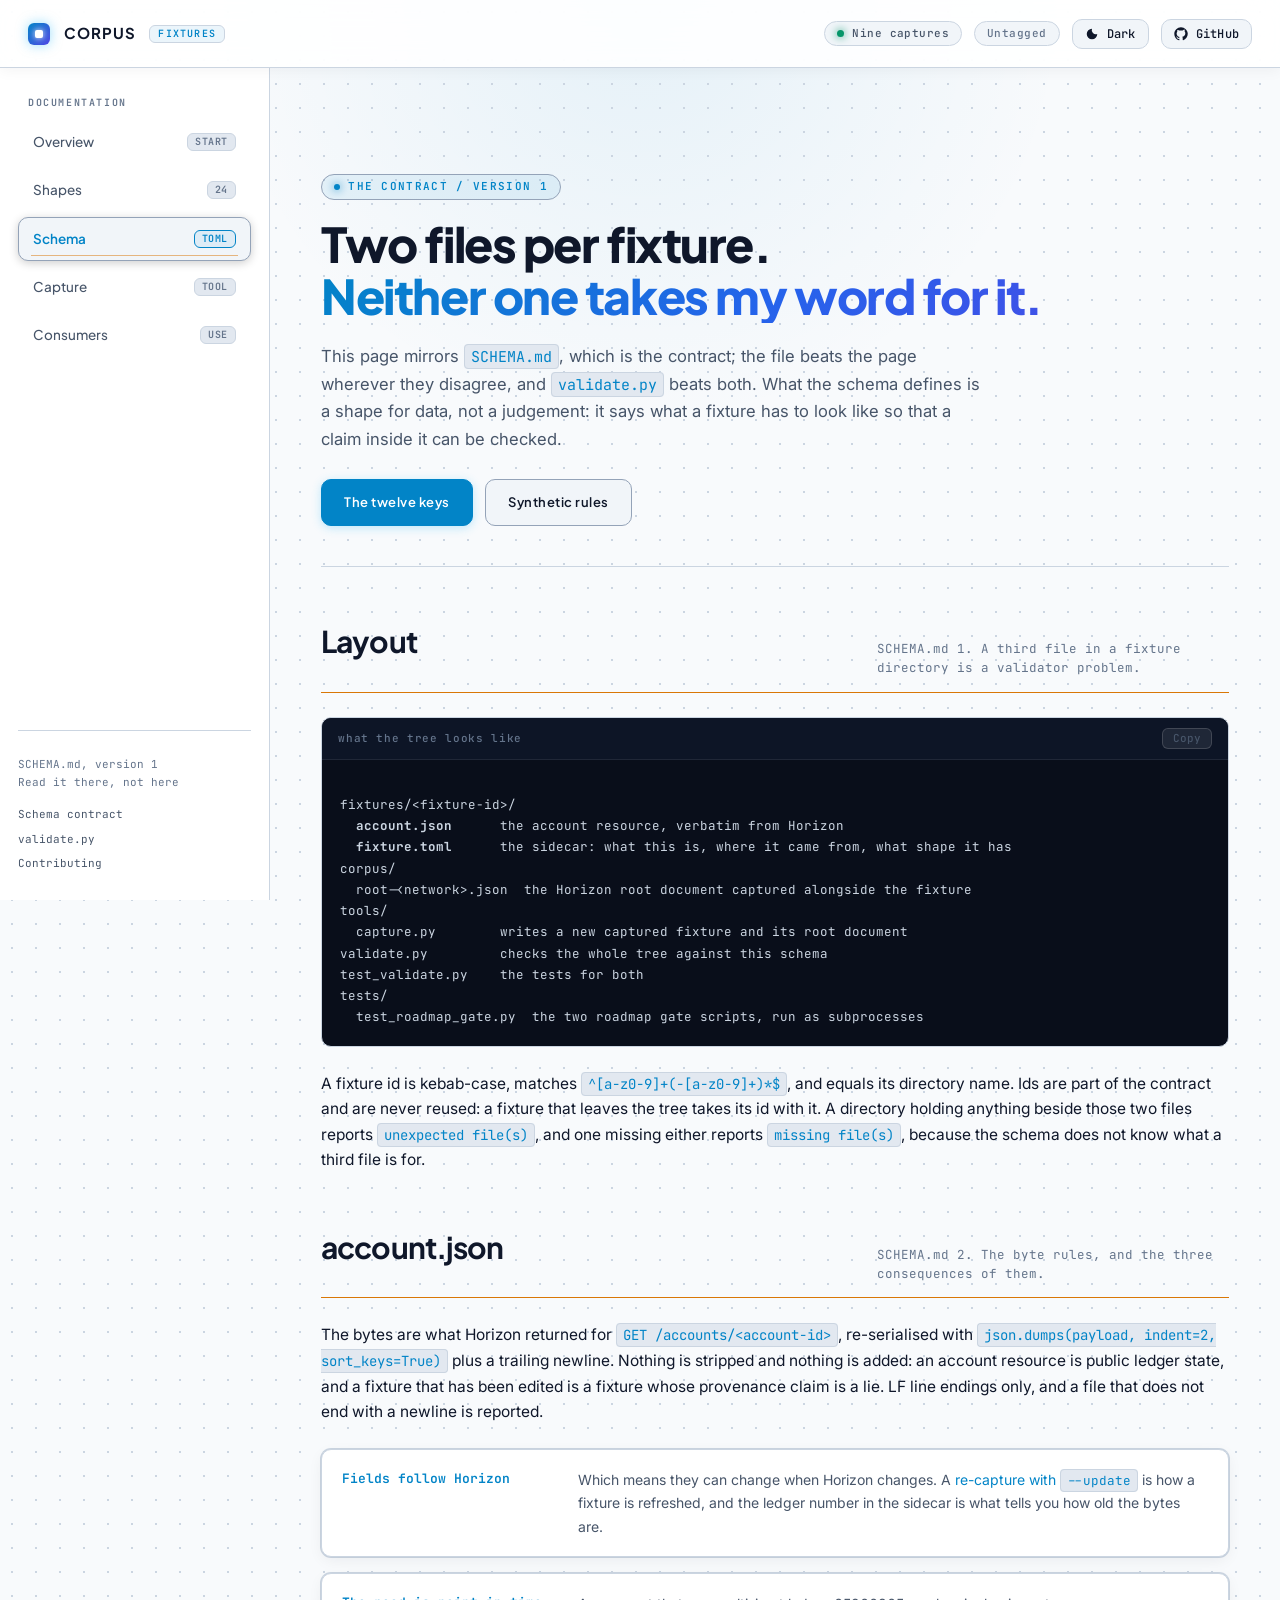
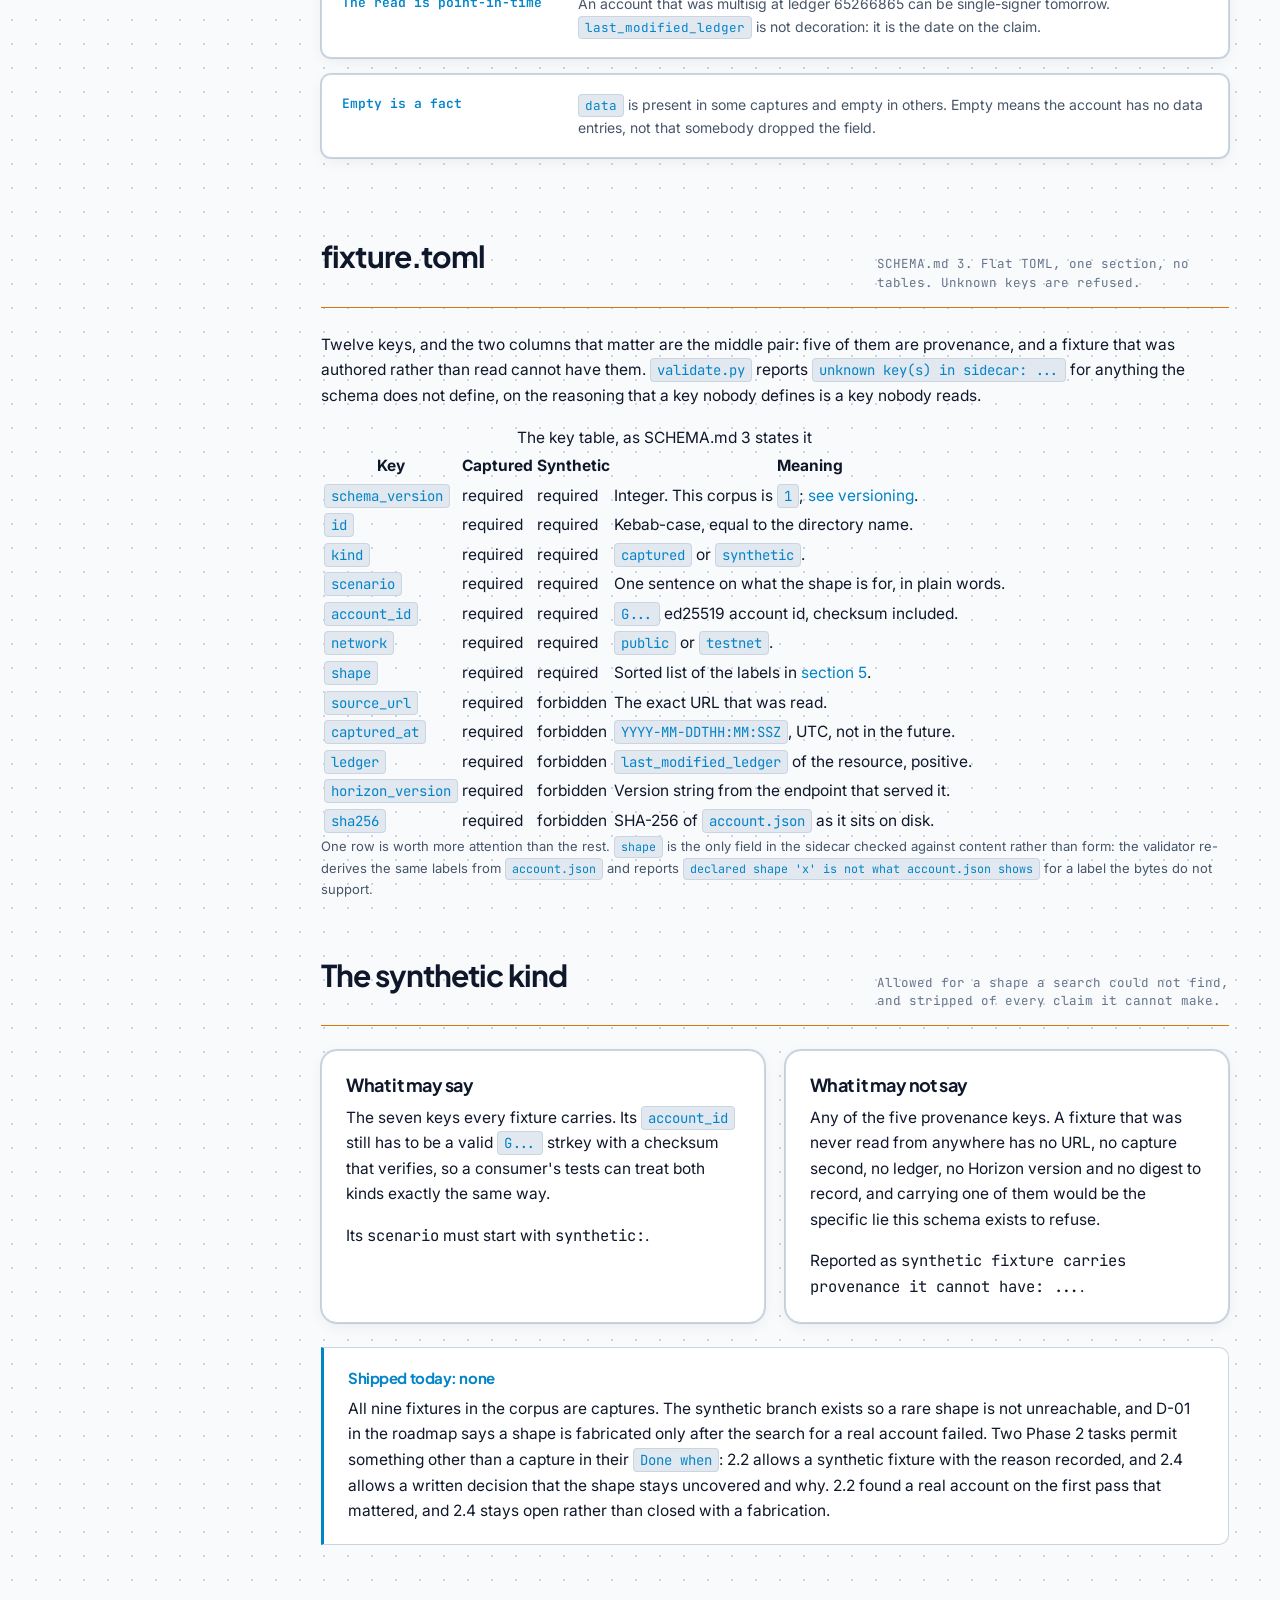
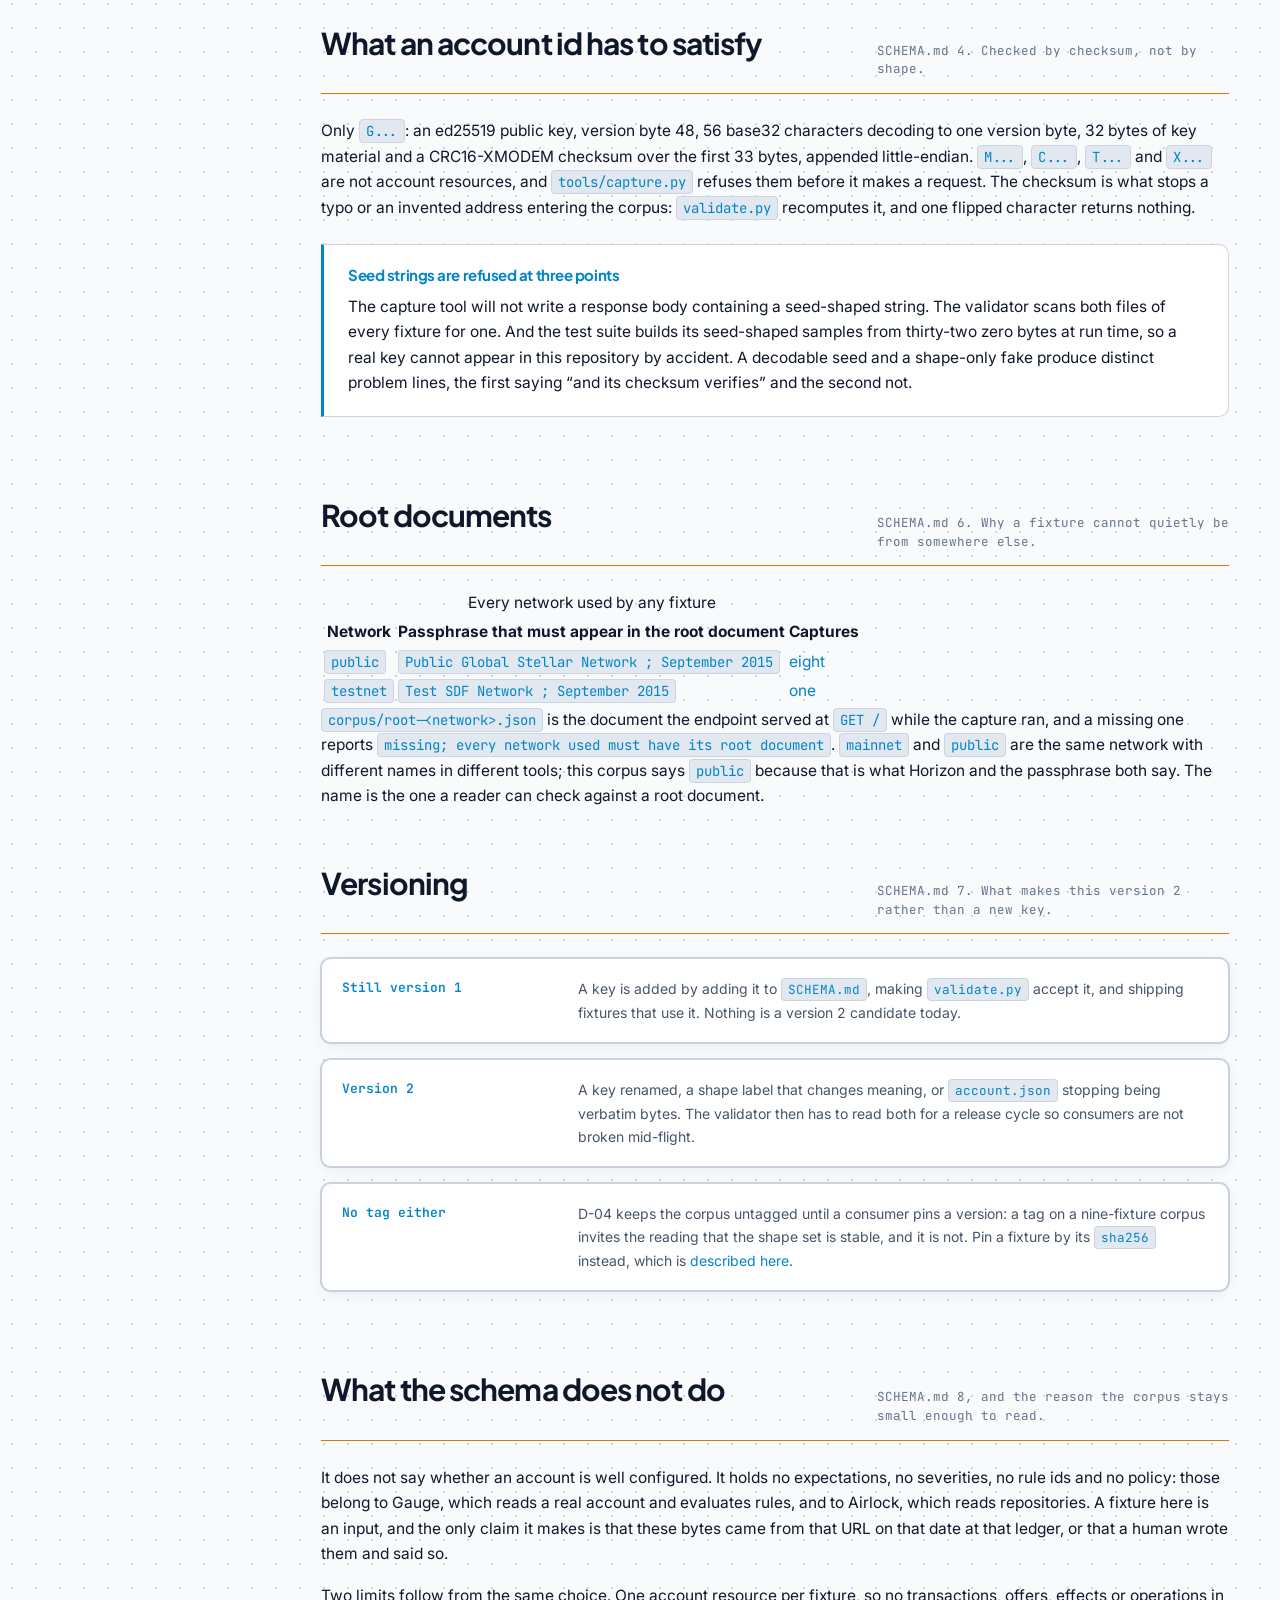
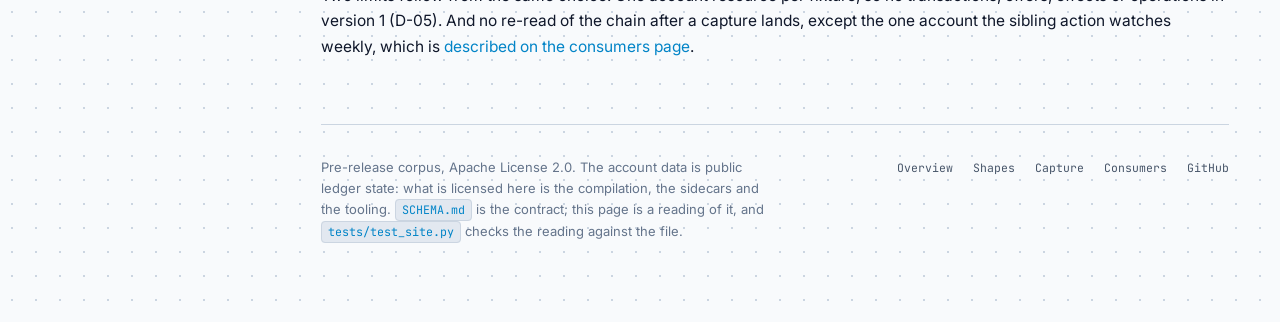
<file: site/schema.html>
<!doctype html>
<html lang="en">
<head>
  <meta charset="utf-8">
  <meta name="viewport" content="width=device-width, initial-scale=1">
  <title>The fixture schema: two files, twelve keys, one contract</title>
  <meta name="description" content="SCHEMA.md version 1 read as a page: what a fixture directory holds, the byte rules for account.json, the twelve sidecar keys and which five a synthetic fixture may not carry, the root documents, and what the schema refuses to say.">
  <meta property="og:type" content="website">
  <meta property="og:title" content="The fixture schema">
  <meta property="og:description" content="Two files per fixture, twelve sidecar keys, and a validator that recomputes every claim they make.">
  <meta property="og:url" content="https://posture-sec.github.io/stellar-account-fixtures/schema.html">
  <link rel="icon" href="assets/favicon.svg" type="image/svg+xml">
  <meta name="theme-color" content="#060913">
  <script>
    // Choose the theme before first paint so neither mode flashes the other.
    (() => {
      let stored = null;
      try { stored = localStorage.getItem("corpus-theme"); } catch {}
      const light = stored ? stored === "light" : matchMedia("(prefers-color-scheme: light)").matches;
      document.documentElement.dataset.theme = light ? "light" : "dark";
      document.documentElement.dataset.themeReady = "";
    })();
  </script>
  <link rel="preconnect" href="https://fonts.googleapis.com">
  <link rel="preconnect" href="https://fonts.gstatic.com" crossorigin>
  <link href="https://fonts.googleapis.com/css2?family=Inter:wght@400;500;600;700&family=JetBrains+Mono:wght@400;500;600;700&family=Plus+Jakarta+Sans:wght@500;600;700;800&display=swap" rel="stylesheet">
  <link rel="stylesheet" href="assets/site.css">
  <link rel="stylesheet" href="assets/motion.css">
  <script src="assets/site.js" defer></script>
  <script src="assets/motion.js" defer></script>
</head>
<body data-page="schema">
  <a class="skip-link" href="#main">Skip to content</a>
  <div class="site">
    <header class="topbar">
      <a class="brand" href="index.html"><span class="brand-mark"></span>Corpus<span class="brand-sub">fixtures</span></a>
      <div class="topbar-right">
        <span class="status-pill">Nine captures</span>
        <span class="version-pill">Untagged</span>
        <button class="theme-toggle" type="button" aria-label="Switch to light theme">
          <svg class="icon-sun" viewBox="0 0 24 24" aria-hidden="true"><circle cx="12" cy="12" r="5" fill="currentColor"/><path fill="none" stroke="currentColor" stroke-width="2" d="M12 1.5v3M12 19.5v3M1.5 12h3M19.5 12h3M4.4 4.4l2.1 2.1M17.5 17.5l2.1 2.1M19.6 4.4l-2.1 2.1M6.5 17.5l-2.1 2.1"/></svg>
          <svg class="icon-moon" viewBox="0 0 24 24" aria-hidden="true"><path fill="currentColor" d="M12 3a9 9 0 1 0 9 9 7 7 0 0 1-9-9z"/></svg>
          <span>Light</span>
        </button>
        <a class="icon-link" href="https://github.com/posture-sec/stellar-account-fixtures">
          <svg viewBox="0 0 24 24" aria-hidden="true"><path fill="currentColor" d="M12 .5C5.7.5.5 5.7.5 12c0 5.1 3.3 9.4 7.9 10.9.6.1.8-.3.8-.6v-2c-3.2.7-3.9-1.5-3.9-1.5-.5-1.3-1.2-1.7-1.2-1.7-1-.7.1-.7.1-.7 1.1.1 1.7 1.2 1.7 1.2 1 1.7 2.6 1.2 3.2.9.1-.7.4-1.2.7-1.5-2.6-.3-5.3-1.3-5.3-5.8 0-1.3.5-2.3 1.2-3.1-.1-.3-.5-1.5.1-3.1 0 0 1-.3 3.2 1.2a11 11 0 0 1 5.8 0C17.1 4.2 18.1 4.5 18.1 4.5c.6 1.6.2 2.8.1 3.1.8.8 1.2 1.8 1.2 3.1 0 4.5-2.7 5.5-5.3 5.8.4.4.8 1.1.8 2.2v3.3c0 .3.2.7.8.6 4.6-1.5 7.9-5.8 7.9-10.9C23.5 5.7 18.3.5 12 .5z"/></svg>
          <span>GitHub</span>
        </a>
      </div>
    </header>

    <aside class="sidebar">
      <p class="side-label">Documentation</p>
      <nav class="side-nav" aria-label="Documentation">
        <a href="index.html">Overview <span>start</span></a>
        <a href="shapes.html">Shapes <span>24</span></a>
        <a href="schema.html" aria-current="page">Schema <span>toml</span></a>
        <a href="capture.html">Capture <span>tool</span></a>
        <a href="consumers.html">Consumers <span>use</span></a>
      </nav>
      <div class="side-meta">
        <p>SCHEMA.md, version 1<br>Read it there, not here</p>
        <a href="https://github.com/posture-sec/stellar-account-fixtures/blob/main/SCHEMA.md">Schema contract</a>
        <a href="https://github.com/posture-sec/stellar-account-fixtures/blob/main/validate.py">validate.py</a>
        <a href="https://github.com/posture-sec/stellar-account-fixtures/blob/main/CONTRIBUTING.md">Contributing</a>
      </div>
    </aside>

    <main class="main" id="main">
      <div class="content">
        <section class="page-head">
          <p class="eyebrow">The contract / version 1</p>
          <h1>Two files per fixture. <em>Neither one takes my word for it.</em></h1>
          <p class="lede">This page mirrors <code>SCHEMA.md</code>, which is the contract; the file beats the page wherever they disagree, and <code>validate.py</code> beats both. What the schema defines is a shape for data, not a judgement: it says what a fixture has to look like so that a claim inside it can be checked.</p>
          <div class="hero-actions">
            <a class="button" href="#sidecar">The twelve keys</a>
            <a class="button button--ghost" href="#synthetic">Synthetic rules</a>
          </div>
        </section>

        <section id="layout">
          <div class="section-head">
            <h2>Layout</h2>
            <p>SCHEMA.md 1. A third file in a fixture directory is a validator problem.</p>
          </div>
          <div class="code" data-copy>
            <p class="code-label">what the tree looks like</p>
            <pre>fixtures/&lt;fixture-id&gt;/
  <b>account.json</b>      the account resource, verbatim from Horizon
  <b>fixture.toml</b>      the sidecar: what this is, where it came from, what shape it has
corpus/
  root-&lt;network&gt;.json  the Horizon root document captured alongside the fixture
tools/
  capture.py        writes a new captured fixture and its root document
validate.py         checks the whole tree against this schema
test_validate.py    the tests for both
tests/
  test_roadmap_gate.py  the two roadmap gate scripts, run as subprocesses</pre>
          </div>
          <p>A fixture id is kebab-case, matches <code>^[a-z0-9]+(-[a-z0-9]+)*$</code>, and equals its directory name. Ids are part of the contract and are never reused: a fixture that leaves the tree takes its id with it. A directory holding anything beside those two files reports <code>unexpected file(s)</code>, and one missing either reports <code>missing file(s)</code>, because the schema does not know what a third file is for.</p>
        </section>

        <section id="bytes">
          <div class="section-head">
            <h2>account.json</h2>
            <p>SCHEMA.md 2. The byte rules, and the three consequences of them.</p>
          </div>
          <p>The bytes are what Horizon returned for <code>GET /accounts/&lt;account-id&gt;</code>, re-serialised with <code>json.dumps(payload, indent=2, sort_keys=True)</code> plus a trailing newline. Nothing is stripped and nothing is added: an account resource is public ledger state, and a fixture that has been edited is a fixture whose provenance claim is a lie. LF line endings only, and a file that does not end with a newline is reported.</p>
          <dl class="keys">
            <div>
              <dt>Fields follow Horizon</dt>
              <dd>Which means they can change when Horizon changes. A <a href="capture.html">re-capture with <code>--update</code></a> is how a fixture is refreshed, and the ledger number in the sidecar is what tells you how old the bytes are.</dd>
            </div>
            <div>
              <dt>The read is point-in-time</dt>
              <dd>An account that was multisig at ledger 65266865 can be single-signer tomorrow. <code>last_modified_ledger</code> is not decoration: it is the date on the claim.</dd>
            </div>
            <div>
              <dt>Empty is a fact</dt>
              <dd><code>data</code> is present in some captures and empty in others. Empty means the account has no data entries, not that somebody dropped the field.</dd>
            </div>
          </dl>
        </section>

        <section id="sidecar">
          <div class="section-head">
            <h2>fixture.toml</h2>
            <p>SCHEMA.md 3. Flat TOML, one section, no tables. Unknown keys are refused.</p>
          </div>
          <p>Twelve keys, and the two columns that matter are the middle pair: five of them are provenance, and a fixture that was authored rather than read cannot have them. <code>validate.py</code> reports <code>unknown key(s) in sidecar: ...</code> for anything the schema does not define, on the reasoning that a key nobody defines is a key nobody reads.</p>
          <table>
            <caption>The key table, as SCHEMA.md 3 states it</caption>
            <thead>
              <tr>
                <th scope="col">Key</th>
                <th scope="col">Captured</th>
                <th scope="col">Synthetic</th>
                <th scope="col">Meaning</th>
              </tr>
            </thead>
            <tbody>
              <tr>
                <td><code>schema_version</code></td>
                <td class="need">required</td>
                <td class="need">required</td>
                <td>Integer. This corpus is <code>1</code>; <a href="#versioning">see versioning</a>.</td>
              </tr>
              <tr>
                <td><code>id</code></td>
                <td class="need">required</td>
                <td class="need">required</td>
                <td>Kebab-case, equal to the directory name.</td>
              </tr>
              <tr>
                <td><code>kind</code></td>
                <td class="need">required</td>
                <td class="need">required</td>
                <td><code>captured</code> or <code>synthetic</code>.</td>
              </tr>
              <tr>
                <td><code>scenario</code></td>
                <td class="need">required</td>
                <td class="need">required</td>
                <td>One sentence on what the shape is for, in plain words.</td>
              </tr>
              <tr>
                <td><code>account_id</code></td>
                <td class="need">required</td>
                <td class="need">required</td>
                <td><code>G...</code> ed25519 account id, checksum included.</td>
              </tr>
              <tr>
                <td><code>network</code></td>
                <td class="need">required</td>
                <td class="need">required</td>
                <td><code>public</code> or <code>testnet</code>.</td>
              </tr>
              <tr>
                <td><code>shape</code></td>
                <td class="need">required</td>
                <td class="need">required</td>
                <td>Sorted list of the labels in <a href="shapes.html">section 5</a>.</td>
              </tr>
              <tr>
                <td><code>source_url</code></td>
                <td class="need">required</td>
                <td class="forbid">forbidden</td>
                <td>The exact URL that was read.</td>
              </tr>
              <tr>
                <td><code>captured_at</code></td>
                <td class="need">required</td>
                <td class="forbid">forbidden</td>
                <td><code>YYYY-MM-DDTHH:MM:SSZ</code>, UTC, not in the future.</td>
              </tr>
              <tr>
                <td><code>ledger</code></td>
                <td class="need">required</td>
                <td class="forbid">forbidden</td>
                <td><code>last_modified_ledger</code> of the resource, positive.</td>
              </tr>
              <tr>
                <td><code>horizon_version</code></td>
                <td class="need">required</td>
                <td class="forbid">forbidden</td>
                <td>Version string from the endpoint that served it.</td>
              </tr>
              <tr>
                <td><code>sha256</code></td>
                <td class="need">required</td>
                <td class="forbid">forbidden</td>
                <td>SHA-256 of <code>account.json</code> as it sits on disk.</td>
              </tr>
            </tbody>
          </table>
          <p class="small muted">One row is worth more attention than the rest. <code>shape</code> is the only field in the sidecar checked against content rather than form: the validator re-derives the same labels from <code>account.json</code> and reports <code>declared shape 'x' is not what account.json shows</code> for a label the bytes do not support.</p>
        </section>

        <section id="synthetic">
          <div class="section-head">
            <h2>The synthetic kind</h2>
            <p>Allowed for a shape a search could not find, and stripped of every claim it cannot make.</p>
          </div>
          <div class="pair">
            <div class="card card--proof">
              <h3>What it may say</h3>
              <p>The seven keys every fixture carries. Its <code>account_id</code> still has to be a valid <code>G...</code> strkey with a checksum that verifies, so a consumer's tests can treat both kinds exactly the same way.</p>
              <span class="card-note">Its <code>scenario</code> must start with <code>synthetic:</code>.</span>
            </div>
            <div class="card card--gap">
              <h3>What it may not say</h3>
              <p>Any of the five provenance keys. A fixture that was never read from anywhere has no URL, no capture second, no ledger, no Horizon version and no digest to record, and carrying one of them would be the specific lie this schema exists to refuse.</p>
              <span class="card-note">Reported as <code>synthetic fixture carries provenance it cannot have: ...</code>.</span>
            </div>
          </div>
          <div class="callout">
            <h4>Shipped today: none</h4>
            <p>All nine fixtures in the corpus are captures. The synthetic branch exists so a rare shape is not unreachable, and D-01 in the roadmap says a shape is fabricated only after the search for a real account failed. Two Phase 2 tasks permit something other than a capture in their <code>Done when</code>: 2.2 allows a synthetic fixture with the reason recorded, and 2.4 allows a written decision that the shape stays uncovered and why. 2.2 found a real account on the first pass that mattered, and 2.4 stays open rather than closed with a fabrication.</p>
          </div>
        </section>

        <section id="accountid">
          <div class="section-head">
            <h2>What an account id has to satisfy</h2>
            <p>SCHEMA.md 4. Checked by checksum, not by shape.</p>
          </div>
          <p>Only <code>G...</code>: an ed25519 public key, version byte 48, 56 base32 characters decoding to one version byte, 32 bytes of key material and a CRC16-XMODEM checksum over the first 33 bytes, appended little-endian. <code>M...</code>, <code>C...</code>, <code>T...</code> and <code>X...</code> are not account resources, and <code>tools/capture.py</code> refuses them before it makes a request. The checksum is what stops a typo or an invented address entering the corpus: <code>validate.py</code> recomputes it, and one flipped character returns nothing.</p>
          <div class="callout callout--hard">
            <h4>Seed strings are refused at three points</h4>
            <p>The capture tool will not write a response body containing a seed-shaped string. The validator scans both files of every fixture for one. And the test suite builds its seed-shaped samples from thirty-two zero bytes at run time, so a real key cannot appear in this repository by accident. A decodable seed and a shape-only fake produce distinct problem lines, the first saying &ldquo;and its checksum verifies&rdquo; and the second not.</p>
          </div>
        </section>

        <section id="roots">
          <div class="section-head">
            <h2>Root documents</h2>
            <p>SCHEMA.md 6. Why a fixture cannot quietly be from somewhere else.</p>
          </div>
          <table>
            <caption>Every network used by any fixture</caption>
            <thead>
              <tr>
                <th scope="col">Network</th>
                <th scope="col">Passphrase that must appear in the root document</th>
                <th scope="col">Captures</th>
              </tr>
            </thead>
            <tbody>
              <tr>
                <td><code>public</code></td>
                <td><code>Public Global Stellar Network ; September 2015</code></td>
                <td><a href="index.html#records">eight</a></td>
              </tr>
              <tr>
                <td><code>testnet</code></td>
                <td><code>Test SDF Network ; September 2015</code></td>
                <td><a href="index.html#record-testnet-multisig">one</a></td>
              </tr>
            </tbody>
          </table>
          <p><code>corpus/root-&lt;network&gt;.json</code> is the document the endpoint served at <code>GET /</code> while the capture ran, and a missing one reports <code>missing; every network used must have its root document</code>. <code>mainnet</code> and <code>public</code> are the same network with different names in different tools; this corpus says <code>public</code> because that is what Horizon and the passphrase both say. The name is the one a reader can check against a root document.</p>
        </section>

        <section id="versioning">
          <div class="section-head">
            <h2>Versioning</h2>
            <p>SCHEMA.md 7. What makes this version 2 rather than a new key.</p>
          </div>
          <dl class="keys">
            <div>
              <dt>Still version 1</dt>
              <dd>A key is added by adding it to <code>SCHEMA.md</code>, making <code>validate.py</code> accept it, and shipping fixtures that use it. Nothing is a version 2 candidate today.</dd>
            </div>
            <div>
              <dt>Version 2</dt>
              <dd>A key renamed, a shape label that changes meaning, or <code>account.json</code> stopping being verbatim bytes. The validator then has to read both for a release cycle so consumers are not broken mid-flight.</dd>
            </div>
            <div>
              <dt>No tag either</dt>
              <dd>D-04 keeps the corpus untagged until a consumer pins a version: a tag on a nine-fixture corpus invites the reading that the shape set is stable, and it is not. Pin a fixture by its <code>sha256</code> instead, which is <a href="consumers.html#pinning">described here</a>.</dd>
            </div>
          </dl>
        </section>

        <section id="not">
          <div class="section-head">
            <h2>What the schema does not do</h2>
            <p>SCHEMA.md 8, and the reason the corpus stays small enough to read.</p>
          </div>
          <p>It does not say whether an account is well configured. It holds no expectations, no severities, no rule ids and no policy: those belong to Gauge, which reads a real account and evaluates rules, and to Airlock, which reads repositories. A fixture here is an input, and the only claim it makes is that these bytes came from that URL on that date at that ledger, or that a human wrote them and said so.</p>
          <p>Two limits follow from the same choice. One account resource per fixture, so no transactions, offers, effects or operations in version 1 (D-05). And no re-read of the chain after a capture lands, except the one account the sibling action watches weekly, which is <a href="consumers.html#drift">described on the consumers page</a>.</p>
        </section>

        <footer class="footer">
          <p>Pre-release corpus, Apache License 2.0. The account data is public ledger state: what is licensed here is the compilation, the sidecars and the tooling. <code>SCHEMA.md</code> is the contract; this page is a reading of it, and <code>tests/test_site.py</code> checks the reading against the file.</p>
          <div class="footer-links">
            <a href="index.html">Overview</a>
            <a href="shapes.html">Shapes</a>
            <a href="capture.html">Capture</a>
            <a href="consumers.html">Consumers</a>
            <a href="https://github.com/posture-sec/stellar-account-fixtures">GitHub</a>
          </div>
        </footer>
      </div>
    </main>
  </div>
</body>
</html>
</file>
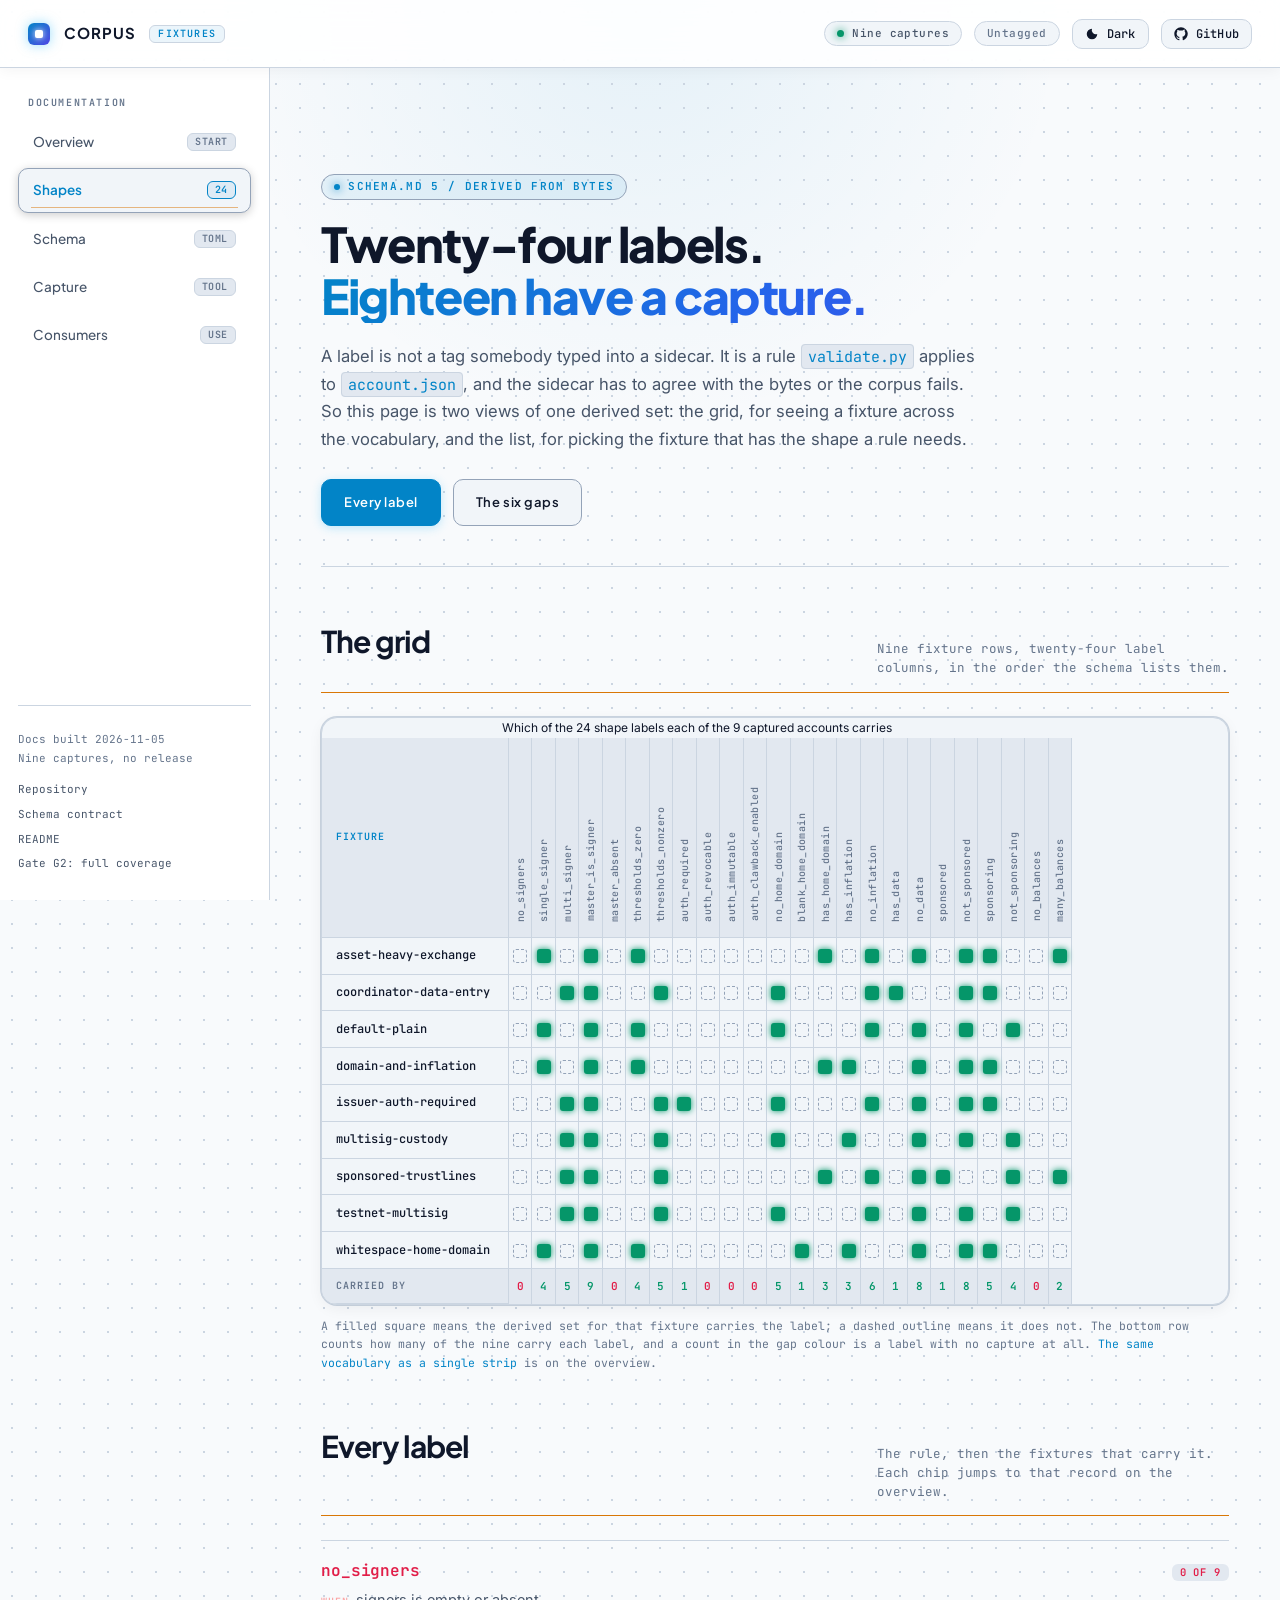
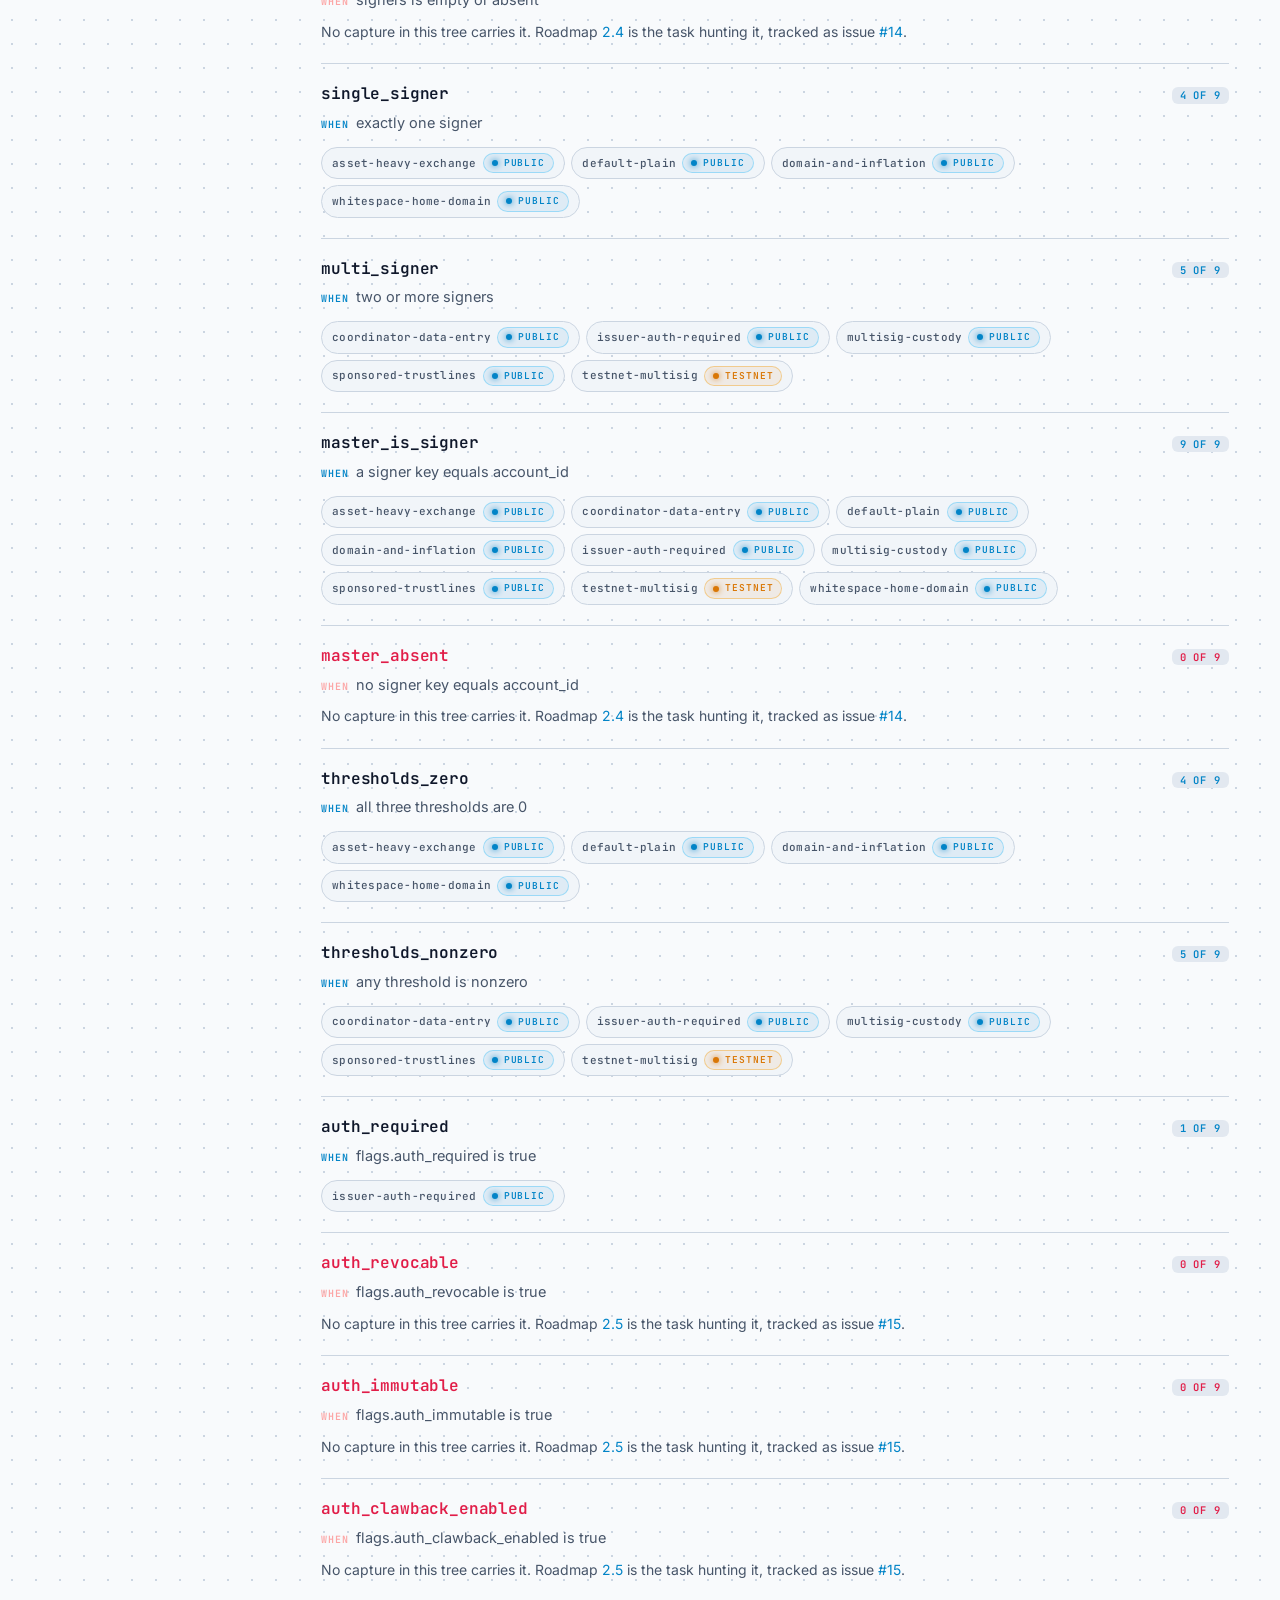
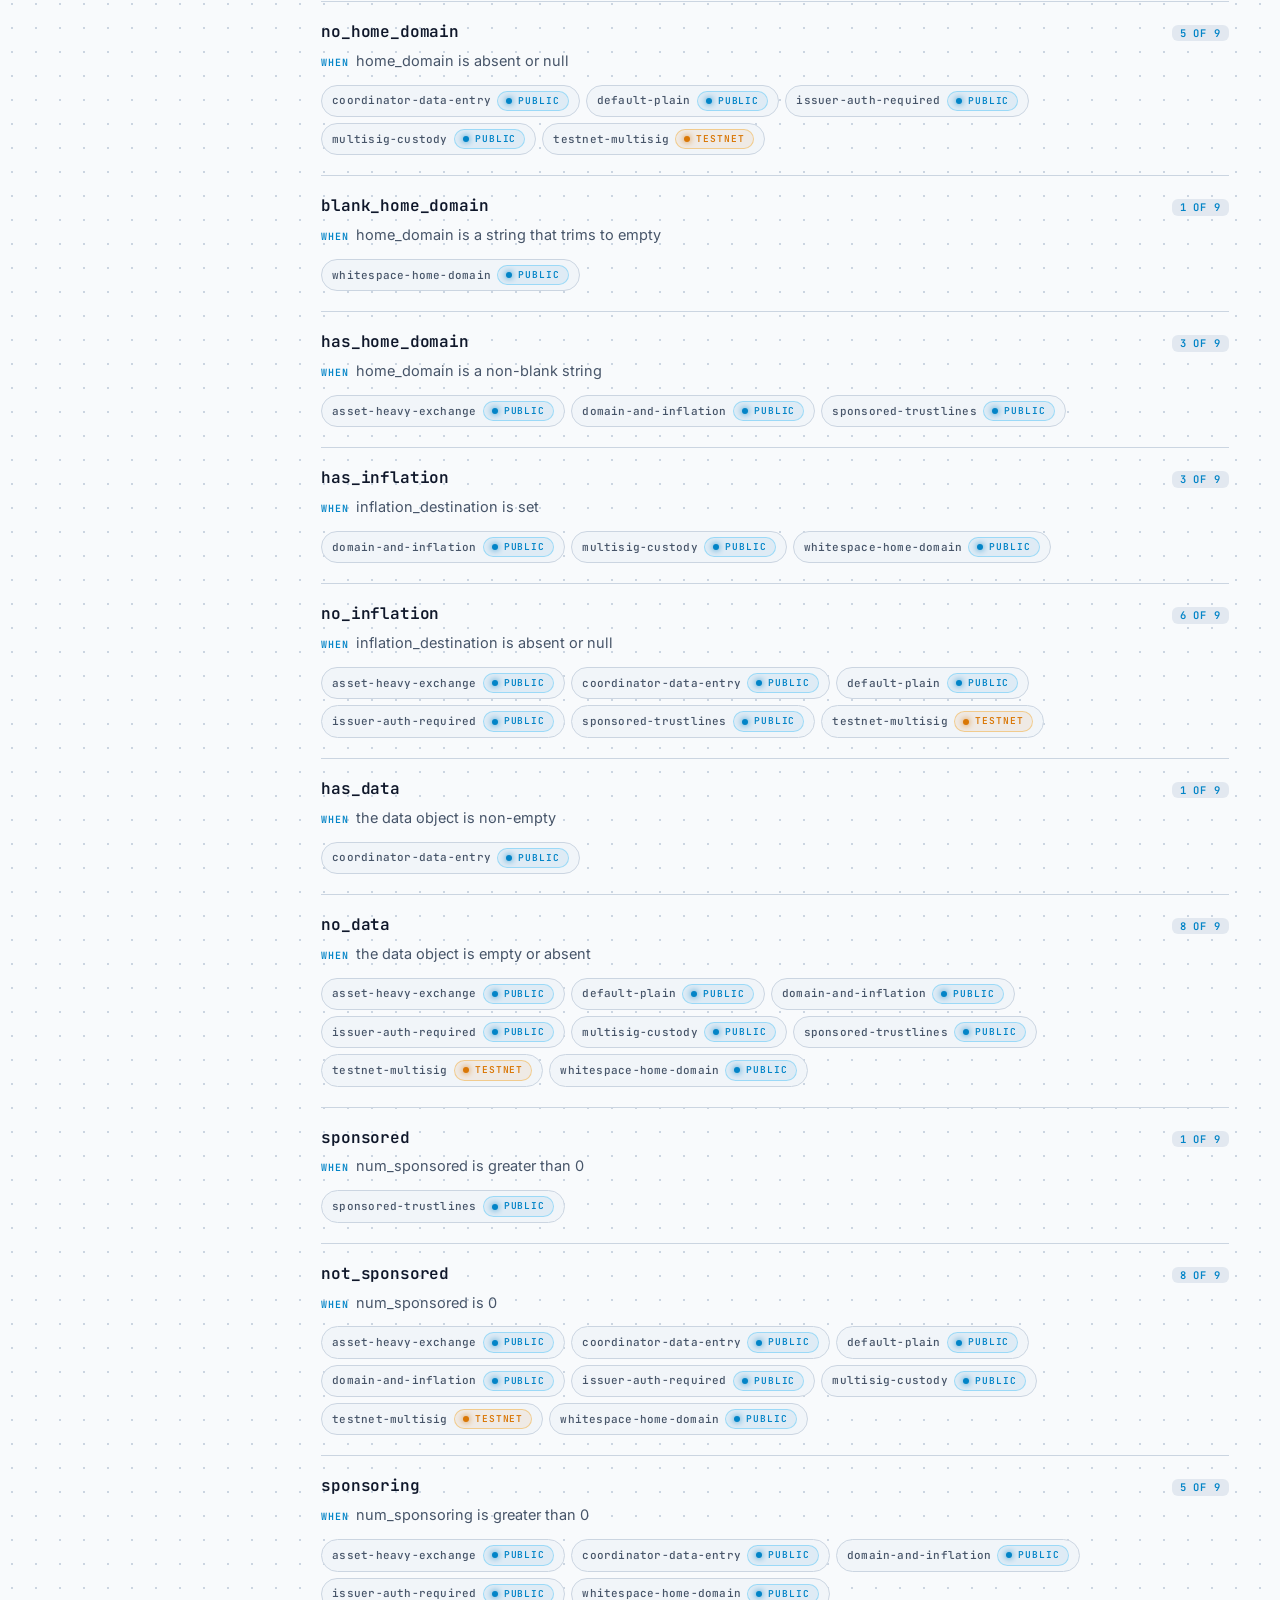
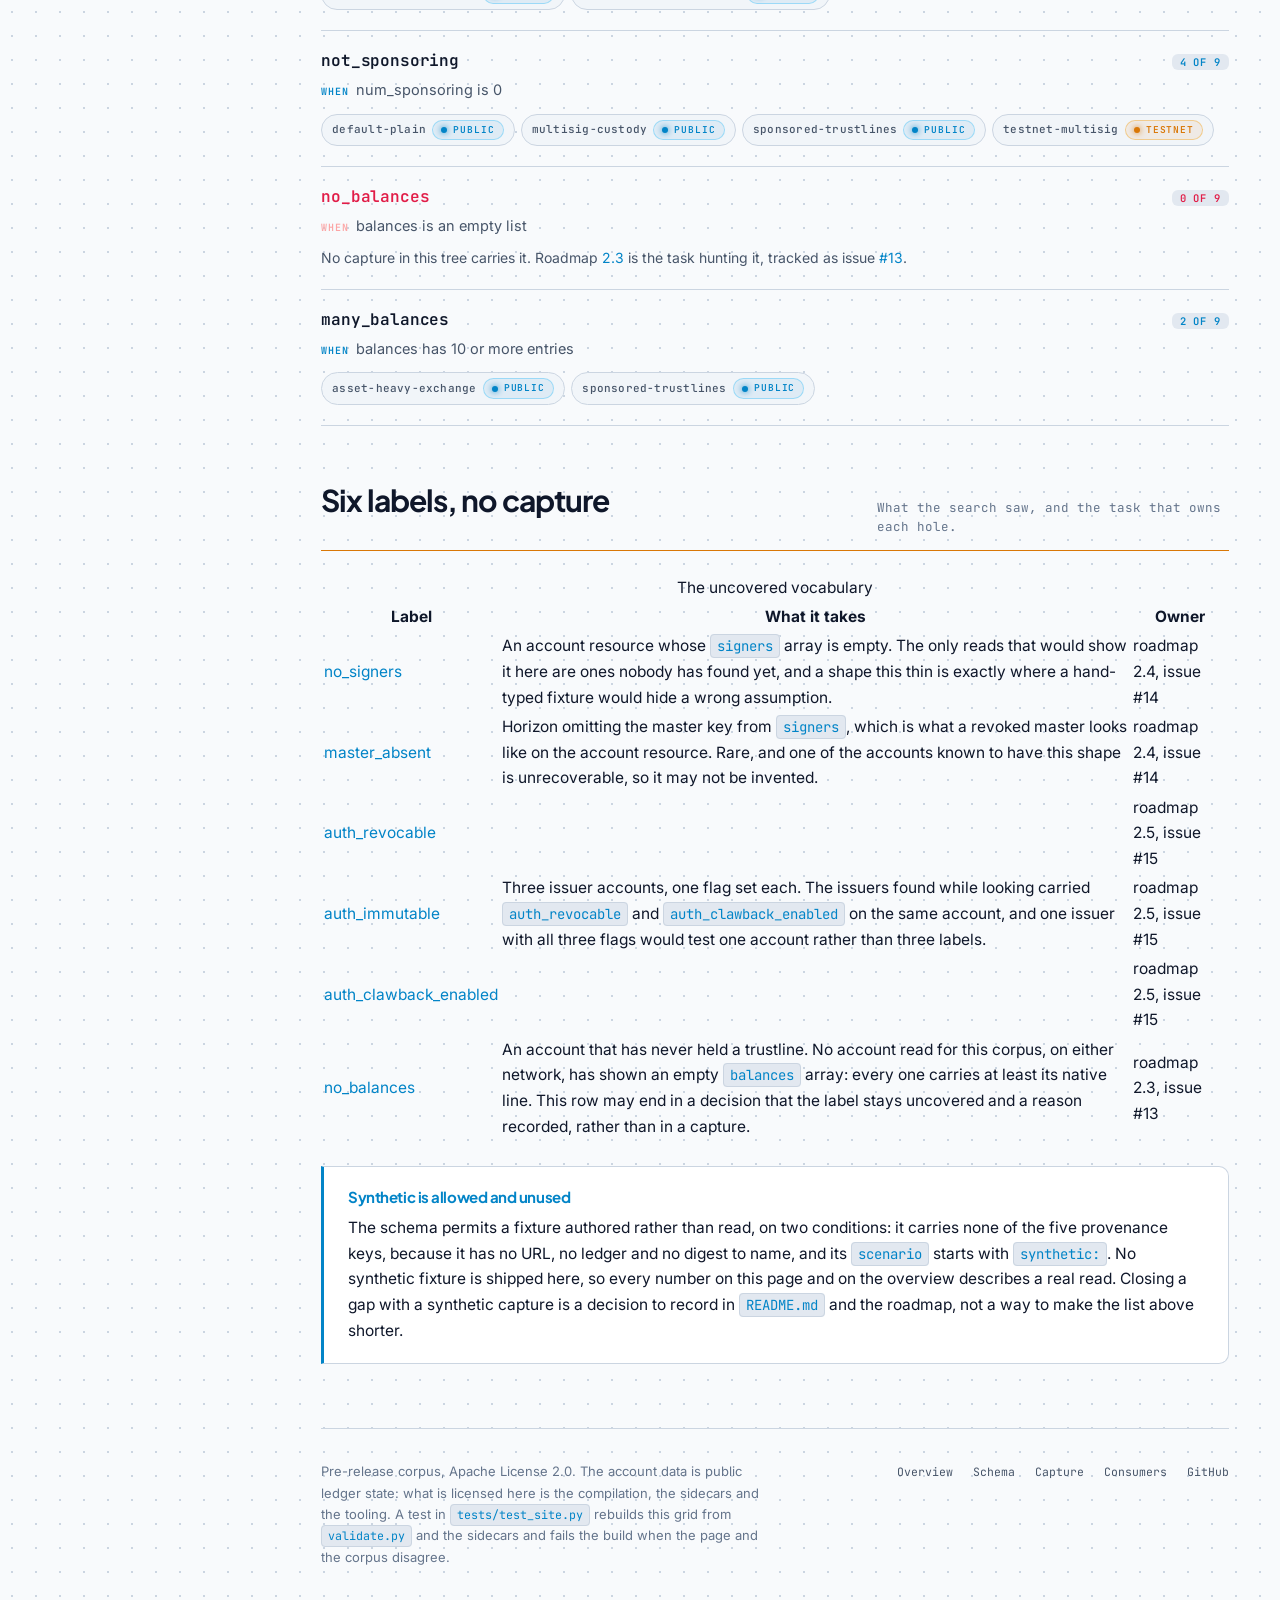
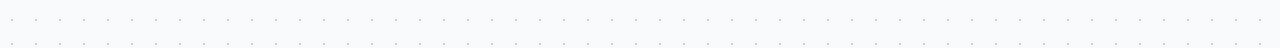
<file: site/shapes.html>
<!doctype html>
<html lang="en">
<head>
  <meta charset="utf-8">
  <meta name="viewport" content="width=device-width, initial-scale=1">
  <title>Shape labels: the vocabulary that picks a fixture</title>
  <meta name="description" content="Twenty-four shape labels, each with the rule validate.py applies to derive it from an account read, the fixtures that carry it, and the six that no capture in the corpus has yet.">
  <meta property="og:type" content="website">
  <meta property="og:title" content="Shape labels">
  <meta property="og:description" content="The 24-label vocabulary of the Stellar account fixture corpus, derived from the bytes rather than declared.">
  <meta property="og:url" content="https://posture-sec.github.io/stellar-account-fixtures/shapes.html">
  <link rel="icon" href="assets/favicon.svg" type="image/svg+xml">
  <meta name="theme-color" content="#060913">
  <script>
    // Choose the theme before first paint so neither mode flashes the other.
    (() => {
      let stored = null;
      try { stored = localStorage.getItem("corpus-theme"); } catch {}
      const light = stored ? stored === "light" : matchMedia("(prefers-color-scheme: light)").matches;
      document.documentElement.dataset.theme = light ? "light" : "dark";
      document.documentElement.dataset.themeReady = "";
    })();
  </script>
  <link rel="preconnect" href="https://fonts.googleapis.com">
  <link rel="preconnect" href="https://fonts.gstatic.com" crossorigin>
  <link href="https://fonts.googleapis.com/css2?family=Inter:wght@400;500;600;700&family=JetBrains+Mono:wght@400;500;600;700&family=Plus+Jakarta+Sans:wght@500;600;700;800&display=swap" rel="stylesheet">
  <link rel="stylesheet" href="assets/site.css">
  <link rel="stylesheet" href="assets/motion.css">
  <script src="assets/site.js" defer></script>
  <script src="assets/motion.js" defer></script>
</head>
<body data-page="shapes">
  <a class="skip-link" href="#main">Skip to content</a>
  <div class="site">
    <header class="topbar">
      <a class="brand" href="index.html"><span class="brand-mark"></span>Corpus<span class="brand-sub">fixtures</span></a>
      <div class="topbar-right">
        <span class="status-pill">Nine captures</span>
        <span class="version-pill">Untagged</span>
        <button class="theme-toggle" type="button" aria-label="Switch to light theme">
          <svg class="icon-sun" viewBox="0 0 24 24" aria-hidden="true"><circle cx="12" cy="12" r="5" fill="currentColor"/><path fill="none" stroke="currentColor" stroke-width="2" d="M12 1.5v3M12 19.5v3M1.5 12h3M19.5 12h3M4.4 4.4l2.1 2.1M17.5 17.5l2.1 2.1M19.6 4.4l-2.1 2.1M6.5 17.5l-2.1 2.1"/></svg>
          <svg class="icon-moon" viewBox="0 0 24 24" aria-hidden="true"><path fill="currentColor" d="M12 3a9 9 0 1 0 9 9 7 7 0 0 1-9-9z"/></svg>
          <span>Light</span>
        </button>
        <a class="icon-link" href="https://github.com/posture-sec/stellar-account-fixtures">
          <svg viewBox="0 0 24 24" aria-hidden="true"><path fill="currentColor" d="M12 .5C5.7.5.5 5.7.5 12c0 5.1 3.3 9.4 7.9 10.9.6.1.8-.3.8-.6v-2c-3.2.7-3.9-1.5-3.9-1.5-.5-1.3-1.2-1.7-1.2-1.7-1-.7.1-.7.1-.7 1.1.1 1.7 1.2 1.7 1.2 1 1.7 2.6 1.2 3.2.9.1-.7.4-1.2.7-1.5-2.6-.3-5.3-1.3-5.3-5.8 0-1.3.5-2.3 1.2-3.1-.1-.3-.5-1.5.1-3.1 0 0 1-.3 3.2 1.2a11 11 0 0 1 5.8 0C17.1 4.2 18.1 4.5 18.1 4.5c.6 1.6.2 2.8.1 3.1.8.8 1.2 1.8 1.2 3.1 0 4.5-2.7 5.5-5.3 5.8.4.4.8 1.1.8 2.2v3.3c0 .3.2.7.8.6 4.6-1.5 7.9-5.8 7.9-10.9C23.5 5.7 18.3.5 12 .5z"/></svg>
          <span>GitHub</span>
        </a>
      </div>
    </header>

    <aside class="sidebar">
      <p class="side-label">Documentation</p>
      <nav class="side-nav" aria-label="Documentation">
        <a href="index.html">Overview <span>start</span></a>
        <a href="shapes.html" aria-current="page">Shapes <span>24</span></a>
        <a href="schema.html">Schema <span>toml</span></a>
        <a href="capture.html">Capture <span>tool</span></a>
        <a href="consumers.html">Consumers <span>use</span></a>
      </nav>
      <div class="side-meta">
        <p>Docs built 2026-11-05<br>Nine captures, no release</p>
        <a href="https://github.com/posture-sec/stellar-account-fixtures">Repository</a>
        <a href="https://github.com/posture-sec/stellar-account-fixtures/blob/main/SCHEMA.md">Schema contract</a>
        <a href="https://github.com/posture-sec/stellar-account-fixtures/blob/main/README.md">README</a>
        <a href="https://github.com/posture-sec/stellar-account-fixtures/issues/4">Gate G2: full coverage</a>
      </div>
    </aside>

    <main class="main" id="main">
      <div class="content">
        <section class="page-head">
          <p class="eyebrow">SCHEMA.md 5 / derived from bytes</p>
          <h1>Twenty-four labels. <em>Eighteen have a capture.</em></h1>
          <p class="lede">A label is not a tag somebody typed into a sidecar. It is a rule <code>validate.py</code> applies to <code>account.json</code>, and the sidecar has to agree with the bytes or the corpus fails. So this page is two views of one derived set: the grid, for seeing a fixture across the vocabulary, and the list, for picking the fixture that has the shape a rule needs.</p>
          <div class="hero-actions">
            <a class="button" href="#picker">Every label</a>
            <a class="button button--ghost" href="#gaps">The six gaps</a>
          </div>
        </section>

        <section id="grid">
          <div class="section-head">
            <h2>The grid</h2>
            <p>Nine fixture rows, twenty-four label columns, in the order the schema lists them.</p>
          </div>
          <div class="matrix-wrap">
            <table class="matrix">
              <caption class="sr-only">Which of the 24 shape labels each of the 9 captured accounts carries</caption>
              <thead>
                <tr>
                  <th scope="col" class="corner">Fixture</th>
                  <th scope="col" class="v"><span>no_signers</span></th>
                  <th scope="col" class="v"><span>single_signer</span></th>
                  <th scope="col" class="v"><span>multi_signer</span></th>
                  <th scope="col" class="v"><span>master_is_signer</span></th>
                  <th scope="col" class="v"><span>master_absent</span></th>
                  <th scope="col" class="v"><span>thresholds_zero</span></th>
                  <th scope="col" class="v"><span>thresholds_nonzero</span></th>
                  <th scope="col" class="v"><span>auth_required</span></th>
                  <th scope="col" class="v"><span>auth_revocable</span></th>
                  <th scope="col" class="v"><span>auth_immutable</span></th>
                  <th scope="col" class="v"><span>auth_clawback_enabled</span></th>
                  <th scope="col" class="v"><span>no_home_domain</span></th>
                  <th scope="col" class="v"><span>blank_home_domain</span></th>
                  <th scope="col" class="v"><span>has_home_domain</span></th>
                  <th scope="col" class="v"><span>has_inflation</span></th>
                  <th scope="col" class="v"><span>no_inflation</span></th>
                  <th scope="col" class="v"><span>has_data</span></th>
                  <th scope="col" class="v"><span>no_data</span></th>
                  <th scope="col" class="v"><span>sponsored</span></th>
                  <th scope="col" class="v"><span>not_sponsored</span></th>
                  <th scope="col" class="v"><span>sponsoring</span></th>
                  <th scope="col" class="v"><span>not_sponsoring</span></th>
                  <th scope="col" class="v"><span>no_balances</span></th>
                  <th scope="col" class="v"><span>many_balances</span></th>
                </tr>
              </thead>
              <tbody>
              <tr data-fixture="asset-heavy-exchange">
                <th scope="row">asset-heavy-exchange</th>
                <td class="off" aria-label="not carried"><span class="cell cell--off"></span></td>
                <td class="on" aria-label="carried"><span class="cell cell--on"></span></td>
                <td class="off" aria-label="not carried"><span class="cell cell--off"></span></td>
                <td class="on" aria-label="carried"><span class="cell cell--on"></span></td>
                <td class="off" aria-label="not carried"><span class="cell cell--off"></span></td>
                <td class="on" aria-label="carried"><span class="cell cell--on"></span></td>
                <td class="off" aria-label="not carried"><span class="cell cell--off"></span></td>
                <td class="off" aria-label="not carried"><span class="cell cell--off"></span></td>
                <td class="off" aria-label="not carried"><span class="cell cell--off"></span></td>
                <td class="off" aria-label="not carried"><span class="cell cell--off"></span></td>
                <td class="off" aria-label="not carried"><span class="cell cell--off"></span></td>
                <td class="off" aria-label="not carried"><span class="cell cell--off"></span></td>
                <td class="off" aria-label="not carried"><span class="cell cell--off"></span></td>
                <td class="on" aria-label="carried"><span class="cell cell--on"></span></td>
                <td class="off" aria-label="not carried"><span class="cell cell--off"></span></td>
                <td class="on" aria-label="carried"><span class="cell cell--on"></span></td>
                <td class="off" aria-label="not carried"><span class="cell cell--off"></span></td>
                <td class="on" aria-label="carried"><span class="cell cell--on"></span></td>
                <td class="off" aria-label="not carried"><span class="cell cell--off"></span></td>
                <td class="on" aria-label="carried"><span class="cell cell--on"></span></td>
                <td class="on" aria-label="carried"><span class="cell cell--on"></span></td>
                <td class="off" aria-label="not carried"><span class="cell cell--off"></span></td>
                <td class="off" aria-label="not carried"><span class="cell cell--off"></span></td>
                <td class="on" aria-label="carried"><span class="cell cell--on"></span></td>
              </tr>
              <tr data-fixture="coordinator-data-entry">
                <th scope="row">coordinator-data-entry</th>
                <td class="off" aria-label="not carried"><span class="cell cell--off"></span></td>
                <td class="off" aria-label="not carried"><span class="cell cell--off"></span></td>
                <td class="on" aria-label="carried"><span class="cell cell--on"></span></td>
                <td class="on" aria-label="carried"><span class="cell cell--on"></span></td>
                <td class="off" aria-label="not carried"><span class="cell cell--off"></span></td>
                <td class="off" aria-label="not carried"><span class="cell cell--off"></span></td>
                <td class="on" aria-label="carried"><span class="cell cell--on"></span></td>
                <td class="off" aria-label="not carried"><span class="cell cell--off"></span></td>
                <td class="off" aria-label="not carried"><span class="cell cell--off"></span></td>
                <td class="off" aria-label="not carried"><span class="cell cell--off"></span></td>
                <td class="off" aria-label="not carried"><span class="cell cell--off"></span></td>
                <td class="on" aria-label="carried"><span class="cell cell--on"></span></td>
                <td class="off" aria-label="not carried"><span class="cell cell--off"></span></td>
                <td class="off" aria-label="not carried"><span class="cell cell--off"></span></td>
                <td class="off" aria-label="not carried"><span class="cell cell--off"></span></td>
                <td class="on" aria-label="carried"><span class="cell cell--on"></span></td>
                <td class="on" aria-label="carried"><span class="cell cell--on"></span></td>
                <td class="off" aria-label="not carried"><span class="cell cell--off"></span></td>
                <td class="off" aria-label="not carried"><span class="cell cell--off"></span></td>
                <td class="on" aria-label="carried"><span class="cell cell--on"></span></td>
                <td class="on" aria-label="carried"><span class="cell cell--on"></span></td>
                <td class="off" aria-label="not carried"><span class="cell cell--off"></span></td>
                <td class="off" aria-label="not carried"><span class="cell cell--off"></span></td>
                <td class="off" aria-label="not carried"><span class="cell cell--off"></span></td>
              </tr>
              <tr data-fixture="default-plain">
                <th scope="row">default-plain</th>
                <td class="off" aria-label="not carried"><span class="cell cell--off"></span></td>
                <td class="on" aria-label="carried"><span class="cell cell--on"></span></td>
                <td class="off" aria-label="not carried"><span class="cell cell--off"></span></td>
                <td class="on" aria-label="carried"><span class="cell cell--on"></span></td>
                <td class="off" aria-label="not carried"><span class="cell cell--off"></span></td>
                <td class="on" aria-label="carried"><span class="cell cell--on"></span></td>
                <td class="off" aria-label="not carried"><span class="cell cell--off"></span></td>
                <td class="off" aria-label="not carried"><span class="cell cell--off"></span></td>
                <td class="off" aria-label="not carried"><span class="cell cell--off"></span></td>
                <td class="off" aria-label="not carried"><span class="cell cell--off"></span></td>
                <td class="off" aria-label="not carried"><span class="cell cell--off"></span></td>
                <td class="on" aria-label="carried"><span class="cell cell--on"></span></td>
                <td class="off" aria-label="not carried"><span class="cell cell--off"></span></td>
                <td class="off" aria-label="not carried"><span class="cell cell--off"></span></td>
                <td class="off" aria-label="not carried"><span class="cell cell--off"></span></td>
                <td class="on" aria-label="carried"><span class="cell cell--on"></span></td>
                <td class="off" aria-label="not carried"><span class="cell cell--off"></span></td>
                <td class="on" aria-label="carried"><span class="cell cell--on"></span></td>
                <td class="off" aria-label="not carried"><span class="cell cell--off"></span></td>
                <td class="on" aria-label="carried"><span class="cell cell--on"></span></td>
                <td class="off" aria-label="not carried"><span class="cell cell--off"></span></td>
                <td class="on" aria-label="carried"><span class="cell cell--on"></span></td>
                <td class="off" aria-label="not carried"><span class="cell cell--off"></span></td>
                <td class="off" aria-label="not carried"><span class="cell cell--off"></span></td>
              </tr>
              <tr data-fixture="domain-and-inflation">
                <th scope="row">domain-and-inflation</th>
                <td class="off" aria-label="not carried"><span class="cell cell--off"></span></td>
                <td class="on" aria-label="carried"><span class="cell cell--on"></span></td>
                <td class="off" aria-label="not carried"><span class="cell cell--off"></span></td>
                <td class="on" aria-label="carried"><span class="cell cell--on"></span></td>
                <td class="off" aria-label="not carried"><span class="cell cell--off"></span></td>
                <td class="on" aria-label="carried"><span class="cell cell--on"></span></td>
                <td class="off" aria-label="not carried"><span class="cell cell--off"></span></td>
                <td class="off" aria-label="not carried"><span class="cell cell--off"></span></td>
                <td class="off" aria-label="not carried"><span class="cell cell--off"></span></td>
                <td class="off" aria-label="not carried"><span class="cell cell--off"></span></td>
                <td class="off" aria-label="not carried"><span class="cell cell--off"></span></td>
                <td class="off" aria-label="not carried"><span class="cell cell--off"></span></td>
                <td class="off" aria-label="not carried"><span class="cell cell--off"></span></td>
                <td class="on" aria-label="carried"><span class="cell cell--on"></span></td>
                <td class="on" aria-label="carried"><span class="cell cell--on"></span></td>
                <td class="off" aria-label="not carried"><span class="cell cell--off"></span></td>
                <td class="off" aria-label="not carried"><span class="cell cell--off"></span></td>
                <td class="on" aria-label="carried"><span class="cell cell--on"></span></td>
                <td class="off" aria-label="not carried"><span class="cell cell--off"></span></td>
                <td class="on" aria-label="carried"><span class="cell cell--on"></span></td>
                <td class="on" aria-label="carried"><span class="cell cell--on"></span></td>
                <td class="off" aria-label="not carried"><span class="cell cell--off"></span></td>
                <td class="off" aria-label="not carried"><span class="cell cell--off"></span></td>
                <td class="off" aria-label="not carried"><span class="cell cell--off"></span></td>
              </tr>
              <tr data-fixture="issuer-auth-required">
                <th scope="row">issuer-auth-required</th>
                <td class="off" aria-label="not carried"><span class="cell cell--off"></span></td>
                <td class="off" aria-label="not carried"><span class="cell cell--off"></span></td>
                <td class="on" aria-label="carried"><span class="cell cell--on"></span></td>
                <td class="on" aria-label="carried"><span class="cell cell--on"></span></td>
                <td class="off" aria-label="not carried"><span class="cell cell--off"></span></td>
                <td class="off" aria-label="not carried"><span class="cell cell--off"></span></td>
                <td class="on" aria-label="carried"><span class="cell cell--on"></span></td>
                <td class="on" aria-label="carried"><span class="cell cell--on"></span></td>
                <td class="off" aria-label="not carried"><span class="cell cell--off"></span></td>
                <td class="off" aria-label="not carried"><span class="cell cell--off"></span></td>
                <td class="off" aria-label="not carried"><span class="cell cell--off"></span></td>
                <td class="on" aria-label="carried"><span class="cell cell--on"></span></td>
                <td class="off" aria-label="not carried"><span class="cell cell--off"></span></td>
                <td class="off" aria-label="not carried"><span class="cell cell--off"></span></td>
                <td class="off" aria-label="not carried"><span class="cell cell--off"></span></td>
                <td class="on" aria-label="carried"><span class="cell cell--on"></span></td>
                <td class="off" aria-label="not carried"><span class="cell cell--off"></span></td>
                <td class="on" aria-label="carried"><span class="cell cell--on"></span></td>
                <td class="off" aria-label="not carried"><span class="cell cell--off"></span></td>
                <td class="on" aria-label="carried"><span class="cell cell--on"></span></td>
                <td class="on" aria-label="carried"><span class="cell cell--on"></span></td>
                <td class="off" aria-label="not carried"><span class="cell cell--off"></span></td>
                <td class="off" aria-label="not carried"><span class="cell cell--off"></span></td>
                <td class="off" aria-label="not carried"><span class="cell cell--off"></span></td>
              </tr>
              <tr data-fixture="multisig-custody">
                <th scope="row">multisig-custody</th>
                <td class="off" aria-label="not carried"><span class="cell cell--off"></span></td>
                <td class="off" aria-label="not carried"><span class="cell cell--off"></span></td>
                <td class="on" aria-label="carried"><span class="cell cell--on"></span></td>
                <td class="on" aria-label="carried"><span class="cell cell--on"></span></td>
                <td class="off" aria-label="not carried"><span class="cell cell--off"></span></td>
                <td class="off" aria-label="not carried"><span class="cell cell--off"></span></td>
                <td class="on" aria-label="carried"><span class="cell cell--on"></span></td>
                <td class="off" aria-label="not carried"><span class="cell cell--off"></span></td>
                <td class="off" aria-label="not carried"><span class="cell cell--off"></span></td>
                <td class="off" aria-label="not carried"><span class="cell cell--off"></span></td>
                <td class="off" aria-label="not carried"><span class="cell cell--off"></span></td>
                <td class="on" aria-label="carried"><span class="cell cell--on"></span></td>
                <td class="off" aria-label="not carried"><span class="cell cell--off"></span></td>
                <td class="off" aria-label="not carried"><span class="cell cell--off"></span></td>
                <td class="on" aria-label="carried"><span class="cell cell--on"></span></td>
                <td class="off" aria-label="not carried"><span class="cell cell--off"></span></td>
                <td class="off" aria-label="not carried"><span class="cell cell--off"></span></td>
                <td class="on" aria-label="carried"><span class="cell cell--on"></span></td>
                <td class="off" aria-label="not carried"><span class="cell cell--off"></span></td>
                <td class="on" aria-label="carried"><span class="cell cell--on"></span></td>
                <td class="off" aria-label="not carried"><span class="cell cell--off"></span></td>
                <td class="on" aria-label="carried"><span class="cell cell--on"></span></td>
                <td class="off" aria-label="not carried"><span class="cell cell--off"></span></td>
                <td class="off" aria-label="not carried"><span class="cell cell--off"></span></td>
              </tr>
              <tr data-fixture="sponsored-trustlines">
                <th scope="row">sponsored-trustlines</th>
                <td class="off" aria-label="not carried"><span class="cell cell--off"></span></td>
                <td class="off" aria-label="not carried"><span class="cell cell--off"></span></td>
                <td class="on" aria-label="carried"><span class="cell cell--on"></span></td>
                <td class="on" aria-label="carried"><span class="cell cell--on"></span></td>
                <td class="off" aria-label="not carried"><span class="cell cell--off"></span></td>
                <td class="off" aria-label="not carried"><span class="cell cell--off"></span></td>
                <td class="on" aria-label="carried"><span class="cell cell--on"></span></td>
                <td class="off" aria-label="not carried"><span class="cell cell--off"></span></td>
                <td class="off" aria-label="not carried"><span class="cell cell--off"></span></td>
                <td class="off" aria-label="not carried"><span class="cell cell--off"></span></td>
                <td class="off" aria-label="not carried"><span class="cell cell--off"></span></td>
                <td class="off" aria-label="not carried"><span class="cell cell--off"></span></td>
                <td class="off" aria-label="not carried"><span class="cell cell--off"></span></td>
                <td class="on" aria-label="carried"><span class="cell cell--on"></span></td>
                <td class="off" aria-label="not carried"><span class="cell cell--off"></span></td>
                <td class="on" aria-label="carried"><span class="cell cell--on"></span></td>
                <td class="off" aria-label="not carried"><span class="cell cell--off"></span></td>
                <td class="on" aria-label="carried"><span class="cell cell--on"></span></td>
                <td class="on" aria-label="carried"><span class="cell cell--on"></span></td>
                <td class="off" aria-label="not carried"><span class="cell cell--off"></span></td>
                <td class="off" aria-label="not carried"><span class="cell cell--off"></span></td>
                <td class="on" aria-label="carried"><span class="cell cell--on"></span></td>
                <td class="off" aria-label="not carried"><span class="cell cell--off"></span></td>
                <td class="on" aria-label="carried"><span class="cell cell--on"></span></td>
              </tr>
              <tr data-fixture="testnet-multisig">
                <th scope="row">testnet-multisig</th>
                <td class="off" aria-label="not carried"><span class="cell cell--off"></span></td>
                <td class="off" aria-label="not carried"><span class="cell cell--off"></span></td>
                <td class="on" aria-label="carried"><span class="cell cell--on"></span></td>
                <td class="on" aria-label="carried"><span class="cell cell--on"></span></td>
                <td class="off" aria-label="not carried"><span class="cell cell--off"></span></td>
                <td class="off" aria-label="not carried"><span class="cell cell--off"></span></td>
                <td class="on" aria-label="carried"><span class="cell cell--on"></span></td>
                <td class="off" aria-label="not carried"><span class="cell cell--off"></span></td>
                <td class="off" aria-label="not carried"><span class="cell cell--off"></span></td>
                <td class="off" aria-label="not carried"><span class="cell cell--off"></span></td>
                <td class="off" aria-label="not carried"><span class="cell cell--off"></span></td>
                <td class="on" aria-label="carried"><span class="cell cell--on"></span></td>
                <td class="off" aria-label="not carried"><span class="cell cell--off"></span></td>
                <td class="off" aria-label="not carried"><span class="cell cell--off"></span></td>
                <td class="off" aria-label="not carried"><span class="cell cell--off"></span></td>
                <td class="on" aria-label="carried"><span class="cell cell--on"></span></td>
                <td class="off" aria-label="not carried"><span class="cell cell--off"></span></td>
                <td class="on" aria-label="carried"><span class="cell cell--on"></span></td>
                <td class="off" aria-label="not carried"><span class="cell cell--off"></span></td>
                <td class="on" aria-label="carried"><span class="cell cell--on"></span></td>
                <td class="off" aria-label="not carried"><span class="cell cell--off"></span></td>
                <td class="on" aria-label="carried"><span class="cell cell--on"></span></td>
                <td class="off" aria-label="not carried"><span class="cell cell--off"></span></td>
                <td class="off" aria-label="not carried"><span class="cell cell--off"></span></td>
              </tr>
              <tr data-fixture="whitespace-home-domain">
                <th scope="row">whitespace-home-domain</th>
                <td class="off" aria-label="not carried"><span class="cell cell--off"></span></td>
                <td class="on" aria-label="carried"><span class="cell cell--on"></span></td>
                <td class="off" aria-label="not carried"><span class="cell cell--off"></span></td>
                <td class="on" aria-label="carried"><span class="cell cell--on"></span></td>
                <td class="off" aria-label="not carried"><span class="cell cell--off"></span></td>
                <td class="on" aria-label="carried"><span class="cell cell--on"></span></td>
                <td class="off" aria-label="not carried"><span class="cell cell--off"></span></td>
                <td class="off" aria-label="not carried"><span class="cell cell--off"></span></td>
                <td class="off" aria-label="not carried"><span class="cell cell--off"></span></td>
                <td class="off" aria-label="not carried"><span class="cell cell--off"></span></td>
                <td class="off" aria-label="not carried"><span class="cell cell--off"></span></td>
                <td class="off" aria-label="not carried"><span class="cell cell--off"></span></td>
                <td class="on" aria-label="carried"><span class="cell cell--on"></span></td>
                <td class="off" aria-label="not carried"><span class="cell cell--off"></span></td>
                <td class="on" aria-label="carried"><span class="cell cell--on"></span></td>
                <td class="off" aria-label="not carried"><span class="cell cell--off"></span></td>
                <td class="off" aria-label="not carried"><span class="cell cell--off"></span></td>
                <td class="on" aria-label="carried"><span class="cell cell--on"></span></td>
                <td class="off" aria-label="not carried"><span class="cell cell--off"></span></td>
                <td class="on" aria-label="carried"><span class="cell cell--on"></span></td>
                <td class="on" aria-label="carried"><span class="cell cell--on"></span></td>
                <td class="off" aria-label="not carried"><span class="cell cell--off"></span></td>
                <td class="off" aria-label="not carried"><span class="cell cell--off"></span></td>
                <td class="off" aria-label="not carried"><span class="cell cell--off"></span></td>
              </tr>
              </tbody>
              <tfoot>
              <tr>
                <th scope="row">Carried by</th>
                <td class="tally tally--gap">0</td>
                <td class="tally">4</td>
                <td class="tally">5</td>
                <td class="tally">9</td>
                <td class="tally tally--gap">0</td>
                <td class="tally">4</td>
                <td class="tally">5</td>
                <td class="tally">1</td>
                <td class="tally tally--gap">0</td>
                <td class="tally tally--gap">0</td>
                <td class="tally tally--gap">0</td>
                <td class="tally">5</td>
                <td class="tally">1</td>
                <td class="tally">3</td>
                <td class="tally">3</td>
                <td class="tally">6</td>
                <td class="tally">1</td>
                <td class="tally">8</td>
                <td class="tally">1</td>
                <td class="tally">8</td>
                <td class="tally">5</td>
                <td class="tally">4</td>
                <td class="tally tally--gap">0</td>
                <td class="tally">2</td>
              </tr>
              </tfoot>
            </table>
          </div>
          <p class="matrix-note">A filled square means the derived set for that fixture carries the label; a dashed outline means it does not. The bottom row counts how many of the nine carry each label, and a count in the gap colour is a label with no capture at all. <a href="index.html#coverage">The same vocabulary as a single strip</a> is on the overview.</p>
        </section>

        <section id="picker">
          <div class="section-head">
            <h2>Every label</h2>
            <p>The rule, then the fixtures that carry it. Each chip jumps to that record on the overview.</p>
          </div>
          <div class="vocab">
          <div class="entry entry--gap" id="no_signers" data-rule="signers is empty or absent">
            <h3 class="entry-name">no_signers<span class="entry-count">0 of 9</span></h3>
            <p class="entry-rule">signers is empty or absent</p>
            <p class="entry-gap">No capture in this tree carries it. Roadmap <a href="https://github.com/posture-sec/stellar-account-fixtures/blob/main/ROADMAP.md">2.4</a> is the task hunting it, tracked as issue <a href="https://github.com/posture-sec/stellar-account-fixtures/issues/14">#14</a>.</p>
          </div>
          <div class="entry" id="single_signer" data-rule="exactly one signer">
            <h3 class="entry-name">single_signer<span class="entry-count">4 of 9</span></h3>
            <p class="entry-rule">exactly one signer</p>
            <ul class="entry-carriers">
              <li><a class="chip" href="index.html#record-asset-heavy-exchange">asset-heavy-exchange<span class="chip-net net net--public">public</span></a></li>
              <li><a class="chip" href="index.html#record-default-plain">default-plain<span class="chip-net net net--public">public</span></a></li>
              <li><a class="chip" href="index.html#record-domain-and-inflation">domain-and-inflation<span class="chip-net net net--public">public</span></a></li>
              <li><a class="chip" href="index.html#record-whitespace-home-domain">whitespace-home-domain<span class="chip-net net net--public">public</span></a></li>
            </ul>
          </div>
          <div class="entry" id="multi_signer" data-rule="two or more signers">
            <h3 class="entry-name">multi_signer<span class="entry-count">5 of 9</span></h3>
            <p class="entry-rule">two or more signers</p>
            <ul class="entry-carriers">
              <li><a class="chip" href="index.html#record-coordinator-data-entry">coordinator-data-entry<span class="chip-net net net--public">public</span></a></li>
              <li><a class="chip" href="index.html#record-issuer-auth-required">issuer-auth-required<span class="chip-net net net--public">public</span></a></li>
              <li><a class="chip" href="index.html#record-multisig-custody">multisig-custody<span class="chip-net net net--public">public</span></a></li>
              <li><a class="chip" href="index.html#record-sponsored-trustlines">sponsored-trustlines<span class="chip-net net net--public">public</span></a></li>
              <li><a class="chip" href="index.html#record-testnet-multisig">testnet-multisig<span class="chip-net net net--testnet">testnet</span></a></li>
            </ul>
          </div>
          <div class="entry" id="master_is_signer" data-rule="a signer key equals account_id">
            <h3 class="entry-name">master_is_signer<span class="entry-count">9 of 9</span></h3>
            <p class="entry-rule">a signer key equals account_id</p>
            <ul class="entry-carriers">
              <li><a class="chip" href="index.html#record-asset-heavy-exchange">asset-heavy-exchange<span class="chip-net net net--public">public</span></a></li>
              <li><a class="chip" href="index.html#record-coordinator-data-entry">coordinator-data-entry<span class="chip-net net net--public">public</span></a></li>
              <li><a class="chip" href="index.html#record-default-plain">default-plain<span class="chip-net net net--public">public</span></a></li>
              <li><a class="chip" href="index.html#record-domain-and-inflation">domain-and-inflation<span class="chip-net net net--public">public</span></a></li>
              <li><a class="chip" href="index.html#record-issuer-auth-required">issuer-auth-required<span class="chip-net net net--public">public</span></a></li>
              <li><a class="chip" href="index.html#record-multisig-custody">multisig-custody<span class="chip-net net net--public">public</span></a></li>
              <li><a class="chip" href="index.html#record-sponsored-trustlines">sponsored-trustlines<span class="chip-net net net--public">public</span></a></li>
              <li><a class="chip" href="index.html#record-testnet-multisig">testnet-multisig<span class="chip-net net net--testnet">testnet</span></a></li>
              <li><a class="chip" href="index.html#record-whitespace-home-domain">whitespace-home-domain<span class="chip-net net net--public">public</span></a></li>
            </ul>
          </div>
          <div class="entry entry--gap" id="master_absent" data-rule="no signer key equals account_id">
            <h3 class="entry-name">master_absent<span class="entry-count">0 of 9</span></h3>
            <p class="entry-rule">no signer key equals account_id</p>
            <p class="entry-gap">No capture in this tree carries it. Roadmap <a href="https://github.com/posture-sec/stellar-account-fixtures/blob/main/ROADMAP.md">2.4</a> is the task hunting it, tracked as issue <a href="https://github.com/posture-sec/stellar-account-fixtures/issues/14">#14</a>.</p>
          </div>
          <div class="entry" id="thresholds_zero" data-rule="all three thresholds are 0">
            <h3 class="entry-name">thresholds_zero<span class="entry-count">4 of 9</span></h3>
            <p class="entry-rule">all three thresholds are 0</p>
            <ul class="entry-carriers">
              <li><a class="chip" href="index.html#record-asset-heavy-exchange">asset-heavy-exchange<span class="chip-net net net--public">public</span></a></li>
              <li><a class="chip" href="index.html#record-default-plain">default-plain<span class="chip-net net net--public">public</span></a></li>
              <li><a class="chip" href="index.html#record-domain-and-inflation">domain-and-inflation<span class="chip-net net net--public">public</span></a></li>
              <li><a class="chip" href="index.html#record-whitespace-home-domain">whitespace-home-domain<span class="chip-net net net--public">public</span></a></li>
            </ul>
          </div>
          <div class="entry" id="thresholds_nonzero" data-rule="any threshold is nonzero">
            <h3 class="entry-name">thresholds_nonzero<span class="entry-count">5 of 9</span></h3>
            <p class="entry-rule">any threshold is nonzero</p>
            <ul class="entry-carriers">
              <li><a class="chip" href="index.html#record-coordinator-data-entry">coordinator-data-entry<span class="chip-net net net--public">public</span></a></li>
              <li><a class="chip" href="index.html#record-issuer-auth-required">issuer-auth-required<span class="chip-net net net--public">public</span></a></li>
              <li><a class="chip" href="index.html#record-multisig-custody">multisig-custody<span class="chip-net net net--public">public</span></a></li>
              <li><a class="chip" href="index.html#record-sponsored-trustlines">sponsored-trustlines<span class="chip-net net net--public">public</span></a></li>
              <li><a class="chip" href="index.html#record-testnet-multisig">testnet-multisig<span class="chip-net net net--testnet">testnet</span></a></li>
            </ul>
          </div>
          <div class="entry" id="auth_required" data-rule="flags.auth_required is true">
            <h3 class="entry-name">auth_required<span class="entry-count">1 of 9</span></h3>
            <p class="entry-rule">flags.auth_required is true</p>
            <ul class="entry-carriers">
              <li><a class="chip" href="index.html#record-issuer-auth-required">issuer-auth-required<span class="chip-net net net--public">public</span></a></li>
            </ul>
          </div>
          <div class="entry entry--gap" id="auth_revocable" data-rule="flags.auth_revocable is true">
            <h3 class="entry-name">auth_revocable<span class="entry-count">0 of 9</span></h3>
            <p class="entry-rule">flags.auth_revocable is true</p>
            <p class="entry-gap">No capture in this tree carries it. Roadmap <a href="https://github.com/posture-sec/stellar-account-fixtures/blob/main/ROADMAP.md">2.5</a> is the task hunting it, tracked as issue <a href="https://github.com/posture-sec/stellar-account-fixtures/issues/15">#15</a>.</p>
          </div>
          <div class="entry entry--gap" id="auth_immutable" data-rule="flags.auth_immutable is true">
            <h3 class="entry-name">auth_immutable<span class="entry-count">0 of 9</span></h3>
            <p class="entry-rule">flags.auth_immutable is true</p>
            <p class="entry-gap">No capture in this tree carries it. Roadmap <a href="https://github.com/posture-sec/stellar-account-fixtures/blob/main/ROADMAP.md">2.5</a> is the task hunting it, tracked as issue <a href="https://github.com/posture-sec/stellar-account-fixtures/issues/15">#15</a>.</p>
          </div>
          <div class="entry entry--gap" id="auth_clawback_enabled" data-rule="flags.auth_clawback_enabled is true">
            <h3 class="entry-name">auth_clawback_enabled<span class="entry-count">0 of 9</span></h3>
            <p class="entry-rule">flags.auth_clawback_enabled is true</p>
            <p class="entry-gap">No capture in this tree carries it. Roadmap <a href="https://github.com/posture-sec/stellar-account-fixtures/blob/main/ROADMAP.md">2.5</a> is the task hunting it, tracked as issue <a href="https://github.com/posture-sec/stellar-account-fixtures/issues/15">#15</a>.</p>
          </div>
          <div class="entry" id="no_home_domain" data-rule="home_domain is absent or null">
            <h3 class="entry-name">no_home_domain<span class="entry-count">5 of 9</span></h3>
            <p class="entry-rule">home_domain is absent or null</p>
            <ul class="entry-carriers">
              <li><a class="chip" href="index.html#record-coordinator-data-entry">coordinator-data-entry<span class="chip-net net net--public">public</span></a></li>
              <li><a class="chip" href="index.html#record-default-plain">default-plain<span class="chip-net net net--public">public</span></a></li>
              <li><a class="chip" href="index.html#record-issuer-auth-required">issuer-auth-required<span class="chip-net net net--public">public</span></a></li>
              <li><a class="chip" href="index.html#record-multisig-custody">multisig-custody<span class="chip-net net net--public">public</span></a></li>
              <li><a class="chip" href="index.html#record-testnet-multisig">testnet-multisig<span class="chip-net net net--testnet">testnet</span></a></li>
            </ul>
          </div>
          <div class="entry" id="blank_home_domain" data-rule="home_domain is a string that trims to empty">
            <h3 class="entry-name">blank_home_domain<span class="entry-count">1 of 9</span></h3>
            <p class="entry-rule">home_domain is a string that trims to empty</p>
            <ul class="entry-carriers">
              <li><a class="chip" href="index.html#record-whitespace-home-domain">whitespace-home-domain<span class="chip-net net net--public">public</span></a></li>
            </ul>
          </div>
          <div class="entry" id="has_home_domain" data-rule="home_domain is a non-blank string">
            <h3 class="entry-name">has_home_domain<span class="entry-count">3 of 9</span></h3>
            <p class="entry-rule">home_domain is a non-blank string</p>
            <ul class="entry-carriers">
              <li><a class="chip" href="index.html#record-asset-heavy-exchange">asset-heavy-exchange<span class="chip-net net net--public">public</span></a></li>
              <li><a class="chip" href="index.html#record-domain-and-inflation">domain-and-inflation<span class="chip-net net net--public">public</span></a></li>
              <li><a class="chip" href="index.html#record-sponsored-trustlines">sponsored-trustlines<span class="chip-net net net--public">public</span></a></li>
            </ul>
          </div>
          <div class="entry" id="has_inflation" data-rule="inflation_destination is set">
            <h3 class="entry-name">has_inflation<span class="entry-count">3 of 9</span></h3>
            <p class="entry-rule">inflation_destination is set</p>
            <ul class="entry-carriers">
              <li><a class="chip" href="index.html#record-domain-and-inflation">domain-and-inflation<span class="chip-net net net--public">public</span></a></li>
              <li><a class="chip" href="index.html#record-multisig-custody">multisig-custody<span class="chip-net net net--public">public</span></a></li>
              <li><a class="chip" href="index.html#record-whitespace-home-domain">whitespace-home-domain<span class="chip-net net net--public">public</span></a></li>
            </ul>
          </div>
          <div class="entry" id="no_inflation" data-rule="inflation_destination is absent or null">
            <h3 class="entry-name">no_inflation<span class="entry-count">6 of 9</span></h3>
            <p class="entry-rule">inflation_destination is absent or null</p>
            <ul class="entry-carriers">
              <li><a class="chip" href="index.html#record-asset-heavy-exchange">asset-heavy-exchange<span class="chip-net net net--public">public</span></a></li>
              <li><a class="chip" href="index.html#record-coordinator-data-entry">coordinator-data-entry<span class="chip-net net net--public">public</span></a></li>
              <li><a class="chip" href="index.html#record-default-plain">default-plain<span class="chip-net net net--public">public</span></a></li>
              <li><a class="chip" href="index.html#record-issuer-auth-required">issuer-auth-required<span class="chip-net net net--public">public</span></a></li>
              <li><a class="chip" href="index.html#record-sponsored-trustlines">sponsored-trustlines<span class="chip-net net net--public">public</span></a></li>
              <li><a class="chip" href="index.html#record-testnet-multisig">testnet-multisig<span class="chip-net net net--testnet">testnet</span></a></li>
            </ul>
          </div>
          <div class="entry" id="has_data" data-rule="the data object is non-empty">
            <h3 class="entry-name">has_data<span class="entry-count">1 of 9</span></h3>
            <p class="entry-rule">the data object is non-empty</p>
            <ul class="entry-carriers">
              <li><a class="chip" href="index.html#record-coordinator-data-entry">coordinator-data-entry<span class="chip-net net net--public">public</span></a></li>
            </ul>
          </div>
          <div class="entry" id="no_data" data-rule="the data object is empty or absent">
            <h3 class="entry-name">no_data<span class="entry-count">8 of 9</span></h3>
            <p class="entry-rule">the data object is empty or absent</p>
            <ul class="entry-carriers">
              <li><a class="chip" href="index.html#record-asset-heavy-exchange">asset-heavy-exchange<span class="chip-net net net--public">public</span></a></li>
              <li><a class="chip" href="index.html#record-default-plain">default-plain<span class="chip-net net net--public">public</span></a></li>
              <li><a class="chip" href="index.html#record-domain-and-inflation">domain-and-inflation<span class="chip-net net net--public">public</span></a></li>
              <li><a class="chip" href="index.html#record-issuer-auth-required">issuer-auth-required<span class="chip-net net net--public">public</span></a></li>
              <li><a class="chip" href="index.html#record-multisig-custody">multisig-custody<span class="chip-net net net--public">public</span></a></li>
              <li><a class="chip" href="index.html#record-sponsored-trustlines">sponsored-trustlines<span class="chip-net net net--public">public</span></a></li>
              <li><a class="chip" href="index.html#record-testnet-multisig">testnet-multisig<span class="chip-net net net--testnet">testnet</span></a></li>
              <li><a class="chip" href="index.html#record-whitespace-home-domain">whitespace-home-domain<span class="chip-net net net--public">public</span></a></li>
            </ul>
          </div>
          <div class="entry" id="sponsored" data-rule="num_sponsored is greater than 0">
            <h3 class="entry-name">sponsored<span class="entry-count">1 of 9</span></h3>
            <p class="entry-rule">num_sponsored is greater than 0</p>
            <ul class="entry-carriers">
              <li><a class="chip" href="index.html#record-sponsored-trustlines">sponsored-trustlines<span class="chip-net net net--public">public</span></a></li>
            </ul>
          </div>
          <div class="entry" id="not_sponsored" data-rule="num_sponsored is 0">
            <h3 class="entry-name">not_sponsored<span class="entry-count">8 of 9</span></h3>
            <p class="entry-rule">num_sponsored is 0</p>
            <ul class="entry-carriers">
              <li><a class="chip" href="index.html#record-asset-heavy-exchange">asset-heavy-exchange<span class="chip-net net net--public">public</span></a></li>
              <li><a class="chip" href="index.html#record-coordinator-data-entry">coordinator-data-entry<span class="chip-net net net--public">public</span></a></li>
              <li><a class="chip" href="index.html#record-default-plain">default-plain<span class="chip-net net net--public">public</span></a></li>
              <li><a class="chip" href="index.html#record-domain-and-inflation">domain-and-inflation<span class="chip-net net net--public">public</span></a></li>
              <li><a class="chip" href="index.html#record-issuer-auth-required">issuer-auth-required<span class="chip-net net net--public">public</span></a></li>
              <li><a class="chip" href="index.html#record-multisig-custody">multisig-custody<span class="chip-net net net--public">public</span></a></li>
              <li><a class="chip" href="index.html#record-testnet-multisig">testnet-multisig<span class="chip-net net net--testnet">testnet</span></a></li>
              <li><a class="chip" href="index.html#record-whitespace-home-domain">whitespace-home-domain<span class="chip-net net net--public">public</span></a></li>
            </ul>
          </div>
          <div class="entry" id="sponsoring" data-rule="num_sponsoring is greater than 0">
            <h3 class="entry-name">sponsoring<span class="entry-count">5 of 9</span></h3>
            <p class="entry-rule">num_sponsoring is greater than 0</p>
            <ul class="entry-carriers">
              <li><a class="chip" href="index.html#record-asset-heavy-exchange">asset-heavy-exchange<span class="chip-net net net--public">public</span></a></li>
              <li><a class="chip" href="index.html#record-coordinator-data-entry">coordinator-data-entry<span class="chip-net net net--public">public</span></a></li>
              <li><a class="chip" href="index.html#record-domain-and-inflation">domain-and-inflation<span class="chip-net net net--public">public</span></a></li>
              <li><a class="chip" href="index.html#record-issuer-auth-required">issuer-auth-required<span class="chip-net net net--public">public</span></a></li>
              <li><a class="chip" href="index.html#record-whitespace-home-domain">whitespace-home-domain<span class="chip-net net net--public">public</span></a></li>
            </ul>
          </div>
          <div class="entry" id="not_sponsoring" data-rule="num_sponsoring is 0">
            <h3 class="entry-name">not_sponsoring<span class="entry-count">4 of 9</span></h3>
            <p class="entry-rule">num_sponsoring is 0</p>
            <ul class="entry-carriers">
              <li><a class="chip" href="index.html#record-default-plain">default-plain<span class="chip-net net net--public">public</span></a></li>
              <li><a class="chip" href="index.html#record-multisig-custody">multisig-custody<span class="chip-net net net--public">public</span></a></li>
              <li><a class="chip" href="index.html#record-sponsored-trustlines">sponsored-trustlines<span class="chip-net net net--public">public</span></a></li>
              <li><a class="chip" href="index.html#record-testnet-multisig">testnet-multisig<span class="chip-net net net--testnet">testnet</span></a></li>
            </ul>
          </div>
          <div class="entry entry--gap" id="no_balances" data-rule="balances is an empty list">
            <h3 class="entry-name">no_balances<span class="entry-count">0 of 9</span></h3>
            <p class="entry-rule">balances is an empty list</p>
            <p class="entry-gap">No capture in this tree carries it. Roadmap <a href="https://github.com/posture-sec/stellar-account-fixtures/blob/main/ROADMAP.md">2.3</a> is the task hunting it, tracked as issue <a href="https://github.com/posture-sec/stellar-account-fixtures/issues/13">#13</a>.</p>
          </div>
          <div class="entry" id="many_balances" data-rule="balances has 10 or more entries">
            <h3 class="entry-name">many_balances<span class="entry-count">2 of 9</span></h3>
            <p class="entry-rule">balances has 10 or more entries</p>
            <ul class="entry-carriers">
              <li><a class="chip" href="index.html#record-asset-heavy-exchange">asset-heavy-exchange<span class="chip-net net net--public">public</span></a></li>
              <li><a class="chip" href="index.html#record-sponsored-trustlines">sponsored-trustlines<span class="chip-net net net--public">public</span></a></li>
            </ul>
          </div>
          </div>
        </section>

        <section id="gaps">
          <div class="section-head">
            <h2>Six labels, no capture</h2>
            <p>What the search saw, and the task that owns each hole.</p>
          </div>
          <table>
            <caption>The uncovered vocabulary</caption>
            <thead>
              <tr>
                <th scope="col">Label</th>
                <th scope="col">What it takes</th>
                <th scope="col">Owner</th>
              </tr>
            </thead>
            <tbody>
              <tr>
                <td><a href="#no_signers">no_signers</a></td>
                <td>An account resource whose <code>signers</code> array is empty. The only reads that would show it here are ones nobody has found yet, and a shape this thin is exactly where a hand-typed fixture would hide a wrong assumption.</td>
                <td class="need">roadmap 2.4, issue #14</td>
              </tr>
              <tr>
                <td><a href="#master_absent">master_absent</a></td>
                <td>Horizon omitting the master key from <code>signers</code>, which is what a revoked master looks like on the account resource. Rare, and one of the accounts known to have this shape is unrecoverable, so it may not be invented.</td>
                <td class="need">roadmap 2.4, issue #14</td>
              </tr>
              <tr>
                <td><a href="#auth_revocable">auth_revocable</a></td>
                <td rowspan="3">Three issuer accounts, one flag set each. The issuers found while looking carried <code>auth_revocable</code> and <code>auth_clawback_enabled</code> on the same account, and one issuer with all three flags would test one account rather than three labels.</td>
                <td class="need">roadmap 2.5, issue #15</td>
              </tr>
              <tr>
                <td><a href="#auth_immutable">auth_immutable</a></td>
                <td class="need">roadmap 2.5, issue #15</td>
              </tr>
              <tr>
                <td><a href="#auth_clawback_enabled">auth_clawback_enabled</a></td>
                <td class="need">roadmap 2.5, issue #15</td>
              </tr>
              <tr>
                <td><a href="#no_balances">no_balances</a></td>
                <td>An account that has never held a trustline. No account read for this corpus, on either network, has shown an empty <code>balances</code> array: every one carries at least its native line. This row may end in a decision that the label stays uncovered and a reason recorded, rather than in a capture.</td>
                <td class="need">roadmap 2.3, issue #13</td>
              </tr>
            </tbody>
          </table>
          <div class="callout callout--hard">
            <h4>Synthetic is allowed and unused</h4>
            <p>The schema permits a fixture authored rather than read, on two conditions: it carries none of the five provenance keys, because it has no URL, no ledger and no digest to name, and its <code>scenario</code> starts with <code>synthetic:</code>. No synthetic fixture is shipped here, so every number on this page and on the overview describes a real read. Closing a gap with a synthetic capture is a decision to record in <code>README.md</code> and the roadmap, not a way to make the list above shorter.</p>
          </div>
        </section>

        <footer class="footer">
          <p>Pre-release corpus, Apache License 2.0. The account data is public ledger state: what is licensed here is the compilation, the sidecars and the tooling. A test in <code>tests/test_site.py</code> rebuilds this grid from <code>validate.py</code> and the sidecars and fails the build when the page and the corpus disagree.</p>
          <div class="footer-links">
            <a href="index.html">Overview</a>
            <a href="schema.html">Schema</a>
            <a href="capture.html">Capture</a>
            <a href="consumers.html">Consumers</a>
            <a href="https://github.com/posture-sec/stellar-account-fixtures">GitHub</a>
          </div>
        </footer>
      </div>
    </main>
  </div>
</body>
</html>
</file>
<file: site/assets/site.css>
/* stellar-account-fixtures documentation site.
   Unique Cryptographic Specimen Vault & Ledger Archive design.
   Deep Cosmic Navy + Luminous Stellar Cyan & Azure Cobalt.
   Inspired by modern Land-book developer tools & cryptographic ledgers.
   Dark default; [data-theme="light"] switches to Clean Specimen Lab mode. */

:root {
  color-scheme: dark;
  --void: #060913;
  --deck: #0a0f1e;
  --panel: #0f172a;
  --panel-2: #15203b;
  --panel-hover: #1a2849;
  --line: rgba(56, 189, 248, 0.12);
  --line-strong: rgba(56, 189, 248, 0.25);
  --line-glow: rgba(56, 189, 248, 0.5);
  --bone: #f8fafc;
  --mute: #94a3b8;
  --micro: #64748b;
  --cyan: #38bdf8;
  --cyan-glow: #00e5ff;
  --cyan-tint: rgba(56, 189, 248, 0.08);
  --azure: #3b82f6;
  --indigo: #6366f1;
  --emerald: #10b981;
  --emerald-tint: rgba(16, 185, 129, 0.1);
  --emerald-line: rgba(16, 185, 129, 0.35);
  --amber: #f59e0b;
  --amber-tint: rgba(245, 158, 11, 0.1);
  --amber-deep: #d97706;
  --gap: #f43f5e;
  --gap-line: rgba(244, 63, 94, 0.4);
  --on-accent: #020617;
  --font-display: "Plus Jakarta Sans", system-ui, -apple-system, sans-serif;
  --font-sans: "Inter", system-ui, -apple-system, sans-serif;
  --font-mono: "JetBrains Mono", "Fira Code", ui-monospace, Menlo, Consolas, monospace;
  --sidebar: 270px;
  --content: 1160px;
  --topbar: 68px;
  --radius-sm: 6px;
  --radius-md: 10px;
  --radius-lg: 16px;
  --radius-pill: 9999px;
  --shadow-card: 0 4px 20px -2px rgba(0, 0, 0, 0.4), 0 0 0 1px var(--line);
  --shadow-glow: 0 0 25px -4px rgba(56, 189, 248, 0.25);
}

:root[data-theme="light"] {
  color-scheme: light;
  --void: #f8fafc;
  --deck: #ffffff;
  --panel: #f1f5f9;
  --panel-2: #e2e8f0;
  --panel-hover: #e6edf5;
  --line: #cbd5e1;
  --line-strong: #94a3b8;
  --line-glow: rgba(2, 132, 199, 0.4);
  --bone: #0f172a;
  --mute: #475569;
  --micro: #64748b;
  --cyan: #0284c7;
  --cyan-glow: #0369a1;
  --cyan-tint: rgba(2, 132, 199, 0.08);
  --azure: #2563eb;
  --indigo: #4f46e5;
  --emerald: #059669;
  --emerald-tint: rgba(5, 150, 105, 0.08);
  --emerald-line: #a7f3d0;
  --amber: #d97706;
  --amber-tint: rgba(217, 119, 6, 0.08);
  --amber-deep: #b45309;
  --gap: #e11d48;
  --gap-line: #fca5a5;
  --on-accent: #ffffff;
  --shadow-card: 0 4px 16px -2px rgba(15, 23, 42, 0.07), 0 0 0 1px var(--line);
  --shadow-glow: 0 0 20px -2px rgba(2, 132, 199, 0.15);
}

*,
*::before,
*::after {
  box-sizing: border-box;
}

html {
  scroll-behavior: smooth;
  scroll-padding-top: calc(var(--topbar) + 24px);
}

@media (prefers-reduced-motion: reduce) {
  html {
    scroll-behavior: auto;
  }
}

body {
  margin: 0;
  background-color: var(--void);
  background-image: 
    radial-gradient(var(--line) 1px, transparent 1px),
    radial-gradient(circle at 50% 0%, var(--cyan-tint) 0%, transparent 45%);
  background-size: 24px 24px, 100% 700px;
  background-repeat: repeat, no-repeat;
  color: var(--bone);
  font-family: var(--font-sans);
  font-size: 15.5px;
  line-height: 1.65;
  -webkit-font-smoothing: antialiased;
  text-rendering: optimizeLegibility;
}

::selection {
  background: var(--cyan);
  color: var(--on-accent);
}

a {
  color: var(--cyan);
  text-decoration: none;
  transition: color 0.15s ease;
}

a:hover {
  color: var(--cyan-glow);
  text-decoration: none;
}

:focus-visible {
  outline: 2px solid var(--cyan);
  outline-offset: 3px;
}

img,
svg {
  max-width: 100%;
  display: block;
}

code,
kbd,
samp,
pre {
  font-family: var(--font-mono);
}

p code,
li code,
dd code,
td code {
  padding: 2px 6px;
  background: var(--panel-2);
  border: 1px solid var(--line);
  border-radius: 4px;
  color: var(--cyan);
  font-size: 0.9em;
  overflow-wrap: anywhere;
}

.skip-link {
  position: absolute;
  left: 20px;
  top: -80px;
  z-index: 100;
  padding: 10px 18px;
  background: var(--cyan);
  color: var(--on-accent);
  border-radius: var(--radius-sm);
  font: 600 12px/1 var(--font-mono);
  letter-spacing: 0.08em;
  text-transform: uppercase;
  transition: top 0.2s ease;
}

.skip-link:focus {
  top: 16px;
}

/* Site Layout */
.site {
  display: grid;
  grid-template-columns: var(--sidebar) minmax(0, 1fr);
  grid-template-rows: var(--topbar) 1fr;
  min-height: 100vh;
}

/* Topbar Header */
.topbar {
  position: sticky;
  top: 0;
  z-index: 40;
  grid-column: 1 / -1;
  display: flex;
  align-items: center;
  gap: 20px;
  height: var(--topbar);
  padding: 0 28px;
  background: rgba(10, 15, 30, 0.82);
  backdrop-filter: blur(16px);
  -webkit-backdrop-filter: blur(16px);
  border-bottom: 1px solid var(--line);
  box-shadow: 0 4px 20px rgba(0, 0, 0, 0.25);
}

:root[data-theme="light"] .topbar {
  background: rgba(255, 255, 255, 0.88);
  box-shadow: 0 2px 14px rgba(15, 23, 42, 0.05);
}

.brand {
  display: inline-flex;
  align-items: center;
  gap: 14px;
  color: var(--bone);
  font-family: var(--font-display);
  font-weight: 700;
  font-size: 15px;
  letter-spacing: 0.06em;
  text-transform: uppercase;
}

.brand:hover {
  color: var(--cyan);
}

/* Unique Isometric Illuminated Ledger Cube Brand Mark */
.brand-mark {
  position: relative;
  width: 22px;
  height: 22px;
  background: linear-gradient(135deg, var(--cyan) 0%, var(--indigo) 100%);
  border-radius: 6px;
  box-shadow: 0 0 12px rgba(56, 189, 248, 0.5);
  display: flex;
  align-items: center;
  justify-content: center;
  flex: none;
}

.brand-mark::after {
  content: "";
  width: 8px;
  height: 8px;
  border-radius: 2px;
  background: #ffffff;
  box-shadow: 0 0 6px #ffffff;
}

.brand-sub {
  padding: 2px 8px;
  background: var(--cyan-tint);
  border: 1px solid var(--line);
  border-radius: var(--radius-sm);
  color: var(--cyan);
  font: 600 10px/1.2 var(--font-mono);
  letter-spacing: 0.12em;
  text-transform: uppercase;
}

.topbar-right {
  display: flex;
  align-items: center;
  gap: 12px;
  margin-left: auto;
}

.status-pill,
.version-pill {
  display: inline-flex;
  align-items: center;
  gap: 8px;
  padding: 6px 12px;
  border: 1px solid var(--line);
  border-radius: var(--radius-pill);
  background: var(--panel);
  color: var(--mute);
  font: 500 11px/1 var(--font-mono);
  letter-spacing: 0.04em;
  white-space: nowrap;
}

.status-pill::before {
  content: "";
  width: 7px;
  height: 7px;
  border-radius: 50%;
  background: var(--emerald);
  box-shadow: 0 0 8px var(--emerald);
  animation: pulse-emerald 2s infinite ease-in-out;
}

@keyframes pulse-emerald {
  0%, 100% { opacity: 1; transform: scale(1); }
  50% { opacity: 0.5; transform: scale(0.85); }
}

.version-pill {
  color: var(--micro);
}

.icon-link,
.theme-toggle {
  display: inline-flex;
  align-items: center;
  gap: 8px;
  padding: 7px 12px;
  border: 1px solid var(--line);
  border-radius: var(--radius-md);
  background: var(--panel);
  color: var(--bone);
  font: 500 12px/1 var(--font-mono);
  letter-spacing: 0.02em;
  cursor: pointer;
  transition: all 0.2s ease;
}

.icon-link:hover,
.theme-toggle:hover {
  border-color: var(--cyan);
  color: var(--cyan);
  background: var(--panel-hover);
  transform: translateY(-1px);
}

.icon-link svg,
.theme-toggle svg {
  width: 14px;
  height: 14px;
}

.theme-toggle .icon-moon {
  display: none;
}

:root[data-theme="light"] .theme-toggle .icon-sun {
  display: none;
}

:root[data-theme="light"] .theme-toggle .icon-moon {
  display: inline;
}

html:not([data-theme-ready]) .theme-toggle {
  display: none;
}

/* Modern Segmented Sidebar Rail */
.sidebar {
  position: sticky;
  top: var(--topbar);
  align-self: start;
  display: flex;
  flex-direction: column;
  height: calc(100vh - var(--topbar));
  overflow-y: auto;
  padding: 30px 18px 24px;
  background: var(--deck);
  border-right: 1px solid var(--line);
}

.side-label {
  margin: 0 0 12px 10px;
  color: var(--micro);
  font: 600 10px/1 var(--font-mono);
  letter-spacing: 0.16em;
  text-transform: uppercase;
}

.side-nav {
  display: flex;
  flex-direction: column;
  gap: 4px;
}

.side-nav a {
  display: flex;
  align-items: center;
  justify-content: space-between;
  gap: 12px;
  padding: 10px 14px;
  border-radius: var(--radius-md);
  border: 1px solid transparent;
  color: var(--mute);
  font-family: var(--font-display);
  font-size: 13.5px;
  font-weight: 500;
  transition: all 0.15s ease;
}

.side-nav a:hover {
  background: var(--panel);
  color: var(--bone);
  border-color: var(--line);
  transform: translateX(2px);
}

.side-nav a[aria-current="page"] {
  background: var(--panel);
  border-color: var(--line-strong);
  color: var(--cyan);
  font-weight: 600;
  box-shadow: 0 2px 10px rgba(0, 0, 0, 0.2);
}

.side-nav a span {
  padding: 3px 7px;
  border-radius: var(--radius-sm);
  background: var(--panel-2);
  border: 1px solid var(--line);
  color: var(--micro);
  font: 600 10px/1 var(--font-mono);
  letter-spacing: 0.06em;
  text-transform: uppercase;
}

.side-nav a[aria-current="page"] span {
  background: var(--cyan-tint);
  border-color: var(--cyan);
  color: var(--cyan);
}

.side-meta {
  margin-top: auto;
  padding-top: 24px;
  border-top: 1px solid var(--line);
  color: var(--micro);
  font: 400 11px/1.7 var(--font-mono);
}

.side-meta p {
  margin: 0 0 10px;
}

.side-meta a {
  display: block;
  color: var(--mute);
  padding: 3px 0;
  transition: color 0.15s;
}

.side-meta a:hover {
  color: var(--cyan);
}

/* Main Workspace */
.main {
  min-width: 0;
  padding: 48px clamp(24px, 4vw, 64px) 80px;
}

.content {
  width: 100%;
  max-width: var(--content);
  margin: 0 auto;
}

/* Typography */
.eyebrow {
  display: inline-flex;
  align-items: center;
  gap: 8px;
  margin: 0 0 18px;
  padding: 5px 12px;
  background: var(--cyan-tint);
  border: 1px solid var(--line-strong);
  border-radius: var(--radius-pill);
  color: var(--cyan);
  font: 600 11px/1.2 var(--font-mono);
  letter-spacing: 0.12em;
  text-transform: uppercase;
}

.eyebrow::before {
  content: "";
  width: 6px;
  height: 6px;
  border-radius: 50%;
  background: var(--cyan);
  box-shadow: 0 0 8px var(--cyan);
}

h1,
h2,
h3,
h4 {
  margin: 0;
  font-family: var(--font-display);
  font-weight: 700;
  letter-spacing: -0.03em;
  color: var(--bone);
  text-wrap: balance;
}

h1 {
  margin-bottom: 20px;
  font-size: clamp(32px, 3.8vw, 48px);
  line-height: 1.1;
  font-weight: 800;
}

h1 em {
  display: block;
  font-style: normal;
  background: linear-gradient(135deg, var(--cyan) 0%, var(--azure) 50%, var(--indigo) 100%);
  -webkit-background-clip: text;
  -webkit-text-fill-color: transparent;
  font-weight: 800;
}

h2 {
  margin-bottom: 14px;
  font-size: clamp(22px, 2.4vw, 30px);
  line-height: 1.2;
}

h3 {
  margin-bottom: 8px;
  font-size: 18px;
  line-height: 1.3;
}

h4 {
  margin-bottom: 6px;
  font-size: 15px;
  line-height: 1.35;
}

p {
  margin: 0 0 16px;
}

p:last-child {
  margin-bottom: 0;
}

.lede {
  max-width: 66ch;
  color: var(--mute);
  font-size: clamp(16px, 1.3vw, 18.5px);
  line-height: 1.65;
}

.mono {
  font-family: var(--font-mono);
}

.muted {
  color: var(--mute);
}

.small {
  font-size: 13px;
}

hr {
  height: 0;
  margin: 36px 0;
  border: 0;
  border-top: 1px solid var(--line);
}

ul,
ol {
  margin: 0 0 18px;
  padding-left: 20px;
}

li {
  margin-bottom: 6px;
}

li::marker {
  color: var(--cyan);
}

/* Hero Section */
.hero {
  display: grid;
  grid-template-columns: minmax(0, 1.15fr) minmax(0, 1fr);
  gap: clamp(32px, 4vw, 56px);
  align-items: center;
  padding-bottom: 56px;
  border-bottom: 1px solid var(--line);
}

.hero-copy {
  min-width: 0;
}

.hero-actions {
  display: flex;
  flex-wrap: wrap;
  gap: 12px;
  margin-top: 26px;
}

.button {
  display: inline-flex;
  align-items: center;
  gap: 8px;
  padding: 12px 22px;
  background: var(--cyan);
  border: 1px solid var(--cyan);
  border-radius: var(--radius-md);
  color: var(--on-accent);
  font-family: var(--font-display);
  font-weight: 600;
  font-size: 13px;
  letter-spacing: 0.04em;
  transition: all 0.2s cubic-bezier(0.16, 1, 0.3, 1);
  box-shadow: 0 2px 10px rgba(56, 189, 248, 0.3);
}

.button:hover {
  background: var(--cyan-glow);
  border-color: var(--cyan-glow);
  transform: translateY(-2px);
  box-shadow: 0 6px 20px rgba(56, 189, 248, 0.45);
}

.button--ghost {
  background: var(--panel);
  border-color: var(--line-strong);
  color: var(--bone);
  box-shadow: none;
}

.button--ghost:hover {
  background: var(--panel-hover);
  border-color: var(--cyan);
  color: var(--cyan);
  box-shadow: 0 4px 14px rgba(0, 0, 0, 0.2);
}

/* Key Metrics Cards in Hero */
.hero-meta {
  display: grid;
  grid-template-columns: repeat(auto-fit, minmax(130px, 1fr));
  gap: 12px;
  margin: 32px 0 0;
  padding: 0;
  list-style: none;
  border-top: 0;
}

.hero-meta li {
  margin: 0;
  padding: 14px 16px;
  background: var(--panel);
  border: 1px solid var(--line);
  border-radius: var(--radius-md);
  box-shadow: 0 2px 10px rgba(0, 0, 0, 0.2);
  transition: transform 0.2s ease, border-color 0.2s ease;
}

.hero-meta li:hover {
  border-color: var(--line-strong);
  transform: translateY(-2px);
}

.hero-meta b {
  display: block;
  font: 700 22px/1.2 var(--font-mono);
  letter-spacing: -0.02em;
  color: var(--cyan);
}

.hero-meta li > span {
  display: block;
  margin-top: 4px;
  color: var(--micro);
  font: 500 10px/1.3 var(--font-mono);
  letter-spacing: 0.08em;
  text-transform: uppercase;
}

/* Sleek Terminal Specimen Window */
.term {
  min-width: 0;
  background: #090e1a;
  border: 1px solid var(--line);
  border-radius: var(--radius-lg);
  box-shadow: 0 20px 40px -15px rgba(0, 0, 0, 0.7), 0 0 0 1px var(--line);
  overflow: hidden;
}

:root[data-theme="light"] .term {
  background: #0f172a;
}

.term-head {
  display: flex;
  align-items: center;
  gap: 10px;
  padding: 12px 18px;
  background: rgba(15, 23, 42, 0.75);
  border-bottom: 1px solid rgba(255, 255, 255, 0.08);
  color: #94a3b8;
  font: 500 11px/1 var(--font-mono);
  letter-spacing: 0.06em;
}

/* Mac/Linux terminal window dots */
.term-head::before {
  content: "";
  display: inline-block;
  width: 10px;
  height: 10px;
  border-radius: 50%;
  background: #f43f5e;
  box-shadow: 16px 0 0 #f59e0b, 32px 0 0 #10b981;
  margin-right: 32px;
  flex: none;
}

.term pre {
  margin: 0;
  padding: 18px;
  overflow-x: auto;
  color: #94a3b8;
  font: 400 12px/1.8 var(--font-mono);
  white-space: pre;
}

.term pre b {
  color: #f8fafc;
  font-weight: 600;
}

.term pre i {
  color: var(--emerald);
  font-style: normal;
  font-weight: 500;
}

.term-foot {
  padding: 10px 18px;
  background: rgba(15, 23, 42, 0.5);
  border-top: 1px solid rgba(255, 255, 255, 0.08);
  color: #64748b;
  font: 400 11px/1.5 var(--font-mono);
}

.term-foot a {
  color: var(--cyan);
}

/* Page Headers on secondary pages */
.page-head {
  padding-bottom: 40px;
  border-bottom: 1px solid var(--line);
}

.page-head .lede {
  margin-top: 8px;
}

/* Section Styling */
section {
  padding: 56px 0 0;
}

section > h2 + p {
  max-width: 70ch;
}

.section-head {
  display: flex;
  align-items: baseline;
  justify-content: space-between;
  gap: 20px;
  margin-bottom: 24px;
  padding-bottom: 14px;
  border-bottom: 1px solid var(--line);
}

.section-head h2 {
  margin-bottom: 0;
}

.section-head p {
  margin: 0;
  max-width: 44ch;
  color: var(--micro);
  font: 400 12.5px/1.5 var(--font-mono);
}

/* Interactive Records Filter Bar (Land-book UX) */
.records-filter-bar {
  display: flex;
  flex-wrap: wrap;
  align-items: center;
  justify-content: space-between;
  gap: 16px;
  margin-bottom: 24px;
  padding: 12px 16px;
  background: var(--deck);
  border: 1px solid var(--line);
  border-radius: var(--radius-lg);
  box-shadow: 0 4px 16px rgba(0, 0, 0, 0.15);
}

.filter-pills {
  display: flex;
  align-items: center;
  gap: 6px;
}

.filter-pill {
  display: inline-flex;
  align-items: center;
  gap: 8px;
  padding: 8px 14px;
  background: transparent;
  border: 1px solid transparent;
  border-radius: var(--radius-md);
  color: var(--mute);
  font-family: var(--font-display);
  font-weight: 500;
  font-size: 12.5px;
  cursor: pointer;
  transition: all 0.15s ease;
}

.filter-pill:hover {
  background: var(--panel);
  color: var(--bone);
}

.filter-pill.is-active {
  background: var(--panel);
  border-color: var(--line-strong);
  color: var(--cyan);
  font-weight: 600;
  box-shadow: 0 2px 8px rgba(0, 0, 0, 0.2);
}

.pill-count {
  padding: 2px 6px;
  background: var(--panel-2);
  border-radius: var(--radius-sm);
  color: var(--micro);
  font: 600 10px/1 var(--font-mono);
}

.filter-pill.is-active .pill-count {
  background: var(--cyan-tint);
  color: var(--cyan);
}

.search-wrap {
  display: flex;
  align-items: center;
  gap: 8px;
  padding: 6px 14px;
  background: var(--panel);
  border: 1px solid var(--line);
  border-radius: var(--radius-md);
  min-width: 260px;
}

.search-wrap:focus-within {
  border-color: var(--cyan);
  box-shadow: 0 0 10px rgba(56, 189, 248, 0.2);
}

.search-icon {
  color: var(--micro);
  flex: none;
}

#record-search {
  width: 100%;
  background: transparent;
  border: none;
  outline: none;
  color: var(--bone);
  font-family: var(--font-sans);
  font-size: 13px;
}

#record-search::placeholder {
  color: var(--micro);
}

#records-empty {
  display: none;
  padding: 40px 20px;
  text-align: center;
  background: var(--deck);
  border: 1px dashed var(--line);
  border-radius: var(--radius-lg);
  color: var(--mute);
  font-size: 14px;
}

/* Ledger & Specimen Record Cards */
.ledger {
  display: flex;
  flex-direction: column;
  gap: 16px;
  border-top: 0;
}

.record {
  display: grid;
  grid-template-columns: minmax(0, 1.2fr) minmax(0, 1fr);
  gap: 16px 28px;
  padding: 22px 24px;
  background: var(--deck);
  border: 1px solid var(--line);
  border-radius: var(--radius-lg);
  box-shadow: var(--shadow-card);
  transition: all 0.2s cubic-bezier(0.16, 1, 0.3, 1);
  position: relative;
  overflow: hidden;
}

.record::before {
  content: "";
  position: absolute;
  top: 0;
  left: 0;
  right: 0;
  height: 2px;
  background: linear-gradient(90deg, transparent, var(--line), transparent);
  transition: background 0.2s;
}

.record:hover {
  background: var(--panel);
  border-color: var(--line-strong);
  transform: translateY(-2px);
  box-shadow: var(--shadow-card), 0 10px 24px -6px rgba(0, 0, 0, 0.5);
}

.record:hover::before {
  background: linear-gradient(90deg, transparent, var(--cyan), transparent);
}

.record-id {
  display: flex;
  align-items: center;
  gap: 12px;
  min-width: 0;
  font-family: var(--font-mono);
  font-weight: 600;
  font-size: 15px;
  color: var(--bone);
}

.record-id a {
  color: var(--bone);
  transition: color 0.15s;
}

.record-id a:hover {
  color: var(--cyan);
}

.record-why {
  grid-column: 1;
  max-width: 68ch;
  margin: 8px 0 0;
  color: var(--mute);
  font-size: 14px;
  line-height: 1.6;
}

/* Telemetry Proof Box */
.record-proof {
  grid-column: 2;
  grid-row: 1 / span 2;
  align-self: start;
  display: grid;
  grid-template-columns: repeat(2, minmax(0, 1fr));
  gap: 10px 16px;
  margin: 0;
  padding: 14px 18px;
  background: var(--panel);
  border: 1px solid var(--line);
  border-radius: var(--radius-md);
  text-align: left;
  font: 400 12px/1.5 var(--font-mono);
}

.record-proof dt {
  color: var(--micro);
  letter-spacing: 0.1em;
  text-transform: uppercase;
  font-size: 10px;
  margin-bottom: 2px;
}

.record-proof dd {
  margin: 0;
  color: var(--bone);
  font-weight: 500;
  word-break: break-all;
}

.record-proof dd[data-ledger] {
  color: var(--cyan);
  font-weight: 700;
}

.record-proof dd[data-sha256] {
  color: var(--indigo);
  text-decoration: underline dotted;
  text-underline-offset: 3px;
  transition: color 0.15s;
}

.record-proof dd[data-sha256]:hover {
  color: var(--cyan);
}

.record-proof dd.is-copied {
  color: var(--emerald) !important;
  font-weight: 600;
}

/* Shape Chips */
.record-shapes {
  grid-column: 1 / -1;
  display: flex;
  flex-wrap: wrap;
  gap: 6px;
  margin: 14px 0 0;
  padding-top: 14px;
  border-top: 1px solid var(--line);
  list-style: none;
}

.chip {
  display: inline-flex;
  align-items: center;
  gap: 6px;
  padding: 5px 10px;
  background: var(--panel);
  border: 1px solid var(--line);
  border-radius: var(--radius-pill);
  color: var(--mute);
  font: 500 11px/1 var(--font-mono);
  letter-spacing: 0.02em;
  white-space: nowrap;
  transition: all 0.15s ease;
}

.chip:hover {
  background: var(--panel-2);
  border-color: var(--cyan);
  color: var(--cyan);
  transform: translateY(-1px);
}

.chip--lead {
  border-color: var(--line-strong);
  color: var(--bone);
}

.chip--gap {
  border-color: var(--gap-line);
  color: var(--gap);
  background: transparent;
}

/* Network Badges */
.net {
  display: inline-flex;
  align-items: center;
  gap: 6px;
  padding: 3px 8px;
  border-radius: var(--radius-pill);
  font: 600 9.5px/1.3 var(--font-mono);
  letter-spacing: 0.1em;
  text-transform: uppercase;
}

.net::before {
  content: "";
  width: 6px;
  height: 6px;
  border-radius: 50%;
  flex: none;
}

.net--public {
  background: var(--cyan-tint);
  border: 1px solid rgba(56, 189, 248, 0.4);
  color: var(--cyan);
}

.net--public::before {
  background: var(--cyan);
  box-shadow: 0 0 6px var(--cyan);
}

.net--testnet {
  background: var(--amber-tint);
  border: 1px solid rgba(245, 158, 11, 0.4);
  color: var(--amber);
}

.net--testnet::before {
  background: var(--amber);
  box-shadow: 0 0 6px var(--amber);
}

/* Coverage Strip */
.strip {
  display: flex;
  flex-wrap: wrap;
  gap: 8px;
  margin: 0 0 20px;
  padding: 0;
  list-style: none;
}

.strip li {
  margin: 0;
}

.tick {
  display: inline-flex;
  align-items: center;
  gap: 8px;
  padding: 7px 12px;
  background: var(--panel);
  border: 1px solid var(--emerald-line);
  border-radius: var(--radius-sm);
  color: var(--emerald);
  font: 500 11px/1 var(--font-mono);
  letter-spacing: 0.04em;
}

.tick::before {
  content: "";
  width: 7px;
  height: 7px;
  border-radius: 50%;
  background: var(--emerald);
  box-shadow: 0 0 6px var(--emerald);
}

.tick--gap {
  border-color: var(--gap-line);
  color: var(--gap);
  border-style: dashed;
}

.tick--gap::before {
  background: transparent;
  border: 1px solid var(--gap);
  box-shadow: none;
}

/* The Matrix Grid on shapes.html */
.matrix-wrap {
  overflow-x: auto;
  border: 1px solid var(--line);
  border-radius: var(--radius-lg);
  background: var(--panel);
  box-shadow: var(--shadow-card);
}

table.matrix {
  margin: 0;
  border-collapse: separate;
  border-spacing: 0;
  font-size: 12px;
  min-width: 750px;
}

table.matrix th,
table.matrix td {
  padding: 8px 4px;
  border-right: 1px solid var(--line);
  border-bottom: 1px solid var(--line);
  text-align: center;
}

table.matrix thead th {
  position: sticky;
  top: 0;
  z-index: 2;
  height: 200px;
  padding: 10px 3px 12px;
  background: var(--panel-2);
  color: var(--micro);
  font: 500 10px/1.3 var(--font-mono);
  letter-spacing: 0.04em;
  vertical-align: bottom;
}

table.matrix thead th.v span {
  display: inline-block;
  writing-mode: vertical-rl;
  transform: rotate(180deg);
  white-space: nowrap;
}

table.matrix thead th.corner {
  left: 0;
  z-index: 4;
  height: auto;
  padding: 10px 14px;
  vertical-align: middle;
  text-align: left;
  color: var(--cyan);
  font: 600 10px/1.4 var(--font-mono);
  letter-spacing: 0.1em;
  text-transform: uppercase;
}

table.matrix tbody th {
  position: sticky;
  left: 0;
  z-index: 1;
  padding: 8px 14px;
  background: var(--panel);
  border-bottom: 1px solid var(--line);
  text-align: left;
  color: var(--bone);
  font: 500 12px/1.4 var(--font-mono);
  white-space: nowrap;
}

table.matrix tbody tr:hover th,
table.matrix tbody tr:hover td {
  background: var(--panel-hover);
}

table.matrix tfoot th {
  position: sticky;
  left: 0;
  z-index: 2;
  padding: 10px 14px;
  background: var(--panel-2);
  text-align: left;
  color: var(--micro);
  font: 600 10px/1.4 var(--font-mono);
  letter-spacing: 0.1em;
  text-transform: uppercase;
}

table.matrix tfoot td {
  background: var(--panel-2);
  border-bottom: 0;
  color: var(--emerald);
  font: 600 11px/1.6 var(--font-mono);
}

table.matrix tfoot td.tally--gap {
  color: var(--gap);
}

.cell {
  display: inline-block;
  width: 14px;
  height: 14px;
  border-radius: 3px;
  vertical-align: middle;
}

.cell--on {
  background: var(--emerald);
  box-shadow: 0 0 6px var(--emerald);
}

.cell--off {
  border: 1px dashed var(--line-strong);
}

.count {
  color: var(--micro);
  font: 500 11px/1 var(--font-mono);
}

/* Shapes Vocabulary entries */
.entry {
  padding: 20px 0;
  border-bottom: 1px solid var(--line);
}

.entry:first-of-type {
  border-top: 1px solid var(--line);
}

.entry-name {
  display: flex;
  align-items: baseline;
  justify-content: space-between;
  gap: 16px;
  margin-bottom: 6px;
  font: 600 16px/1.3 var(--font-mono);
  letter-spacing: -0.01em;
  color: var(--bone);
}

.entry-count {
  padding: 3px 8px;
  background: var(--panel-2);
  border-radius: var(--radius-sm);
  color: var(--cyan);
  font: 600 10.5px/1 var(--font-mono);
  letter-spacing: 0.08em;
  text-transform: uppercase;
}

.entry-rule {
  max-width: 76ch;
  margin: 0;
  color: var(--mute);
  font-size: 14.5px;
}

.entry-rule::before {
  content: "when ";
  color: var(--cyan);
  font: 600 10px/1 var(--font-mono);
  letter-spacing: 0.1em;
  text-transform: uppercase;
}

.entry-carriers {
  display: flex;
  flex-wrap: wrap;
  gap: 6px;
  margin: 12px 0 0;
  padding: 0;
  list-style: none;
}

.entry-carriers li {
  margin: 0;
}

.entry--gap .entry-name,
.entry--gap .entry-count {
  color: var(--gap);
}

.entry--gap .entry-rule::before {
  color: var(--gap-line);
}

.entry-gap {
  margin: 8px 0 0;
  color: var(--mute);
  font-size: 14px;
}

.matrix-note {
  margin: 12px 0 0;
  color: var(--micro);
  font: 400 11.5px/1.6 var(--font-mono);
}

/* Callout and Data Cards across Schema and Consumers pages */
.callout {
  margin: 24px 0;
  padding: 20px 24px;
  background: var(--deck);
  border-left: 3px solid var(--cyan);
  border-radius: 0 var(--radius-md) var(--radius-md) 0;
  border-top: 1px solid var(--line);
  border-right: 1px solid var(--line);
  border-bottom: 1px solid var(--line);
}

.callout h4 {
  color: var(--cyan);
  margin-bottom: 8px;
}

.pair {
  display: grid;
  grid-template-columns: repeat(2, minmax(0, 1fr));
  gap: 20px;
  margin: 24px 0;
}

.card {
  padding: 22px 24px;
  background: var(--deck);
  border: 1px solid var(--line);
  border-radius: var(--radius-lg);
  box-shadow: var(--shadow-card);
  transition: all 0.2s ease;
}

.card:hover {
  border-color: var(--line-strong);
  transform: translateY(-2px);
}

dl.keys {
  display: flex;
  flex-direction: column;
  gap: 16px;
  margin: 24px 0;
}

dl.keys > div {
  display: grid;
  grid-template-columns: 220px 1fr;
  gap: 16px;
  padding: 18px 20px;
  background: var(--deck);
  border: 1px solid var(--line);
  border-radius: var(--radius-md);
  box-shadow: var(--shadow-card);
}

dl.keys dt {
  font-family: var(--font-mono);
  font-size: 13px;
  font-weight: 600;
  color: var(--cyan);
}

dl.keys dd {
  margin: 0;
  color: var(--mute);
  font-size: 14px;
}

/* Code Snippet Boxes */
.code {
  position: relative;
  margin: 24px 0;
  background: #090e1a;
  border: 1px solid var(--line);
  border-radius: var(--radius-md);
  overflow: hidden;
}

.code-label {
  display: flex;
  align-items: center;
  justify-content: space-between;
  padding: 10px 16px;
  background: rgba(15, 23, 42, 0.75);
  border-bottom: 1px solid rgba(255, 255, 255, 0.08);
  color: var(--micro);
  font: 500 11px/1 var(--font-mono);
  letter-spacing: 0.06em;
}

.code pre {
  margin: 0;
  padding: 18px;
  overflow-x: auto;
  color: #cbd5e1;
  font: 400 12.5px/1.7 var(--font-mono);
}

/* Copy button */
button.copy {
  padding: 4px 10px;
  background: rgba(255, 255, 255, 0.08);
  border: 1px solid rgba(255, 255, 255, 0.15);
  border-radius: var(--radius-sm);
  color: var(--mute);
  font: 500 11px/1 var(--font-mono);
  cursor: pointer;
  transition: all 0.15s ease;
}

button.copy:hover {
  background: var(--cyan);
  border-color: var(--cyan);
  color: var(--on-accent);
}

button.copy[data-copied="true"] {
  background: var(--emerald);
  border-color: var(--emerald);
  color: #ffffff;
}

/* Footer */
.footer {
  margin-top: 64px;
  padding-top: 32px;
  border-top: 1px solid var(--line);
  display: flex;
  flex-wrap: wrap;
  align-items: baseline;
  justify-content: space-between;
  gap: 20px;
  color: var(--micro);
  font-size: 13px;
}

.footer p {
  margin: 0;
  max-width: 56ch;
}

.footer-links {
  display: flex;
  flex-wrap: wrap;
  gap: 8px 20px;
  font-family: var(--font-mono);
  font-size: 11.5px;
}

.footer-links a {
  color: var(--mute);
}

.footer-links a:hover {
  color: var(--cyan);
}

/* 404 */
.not-found {
  display: flex;
  flex-direction: column;
  justify-content: center;
  min-height: 52vh;
}

.not-found-code {
  margin: 0 0 10px;
  color: var(--cyan);
  font: 700 clamp(80px, 16vw, 160px) / 0.9 var(--font-mono);
  letter-spacing: -0.05em;
  background: linear-gradient(135deg, var(--cyan) 0%, var(--indigo) 100%);
  -webkit-background-clip: text;
  -webkit-text-fill-color: transparent;
}

/* Responsive Breakpoints */
@media (max-width: 1120px) {
  .hero {
    grid-template-columns: 1fr;
    gap: 36px;
  }

  .term {
    max-width: 100%;
  }

  .record {
    grid-template-columns: 1fr;
  }

  .record-proof {
    grid-column: 1;
    grid-row: auto;
  }
}

@media (max-width: 900px) {
  .site {
    grid-template-columns: 1fr;
    grid-template-rows: var(--topbar) auto 1fr;
  }

  .sidebar {
    position: static;
    height: auto;
    overflow: visible;
    padding: 12px 18px;
    border-right: 0;
    border-bottom: 1px solid var(--line);
  }

  .side-label,
  .side-meta {
    display: none;
  }

  .side-nav {
    flex-direction: row;
    gap: 6px;
    overflow-x: auto;
    padding-bottom: 4px;
  }

  .side-nav a {
    white-space: nowrap;
    padding: 8px 12px;
  }

  .side-nav a span {
    display: none;
  }

  .main {
    padding: 32px 20px 56px;
  }

  .pair {
    grid-template-columns: 1fr;
  }
}

@media (max-width: 720px) {
  .topbar {
    padding: 0 16px;
    gap: 10px;
  }

  .status-pill,
  .version-pill,
  .icon-link span,
  .theme-toggle span,
  .brand-sub {
    display: none;
  }

  .records-filter-bar {
    flex-direction: column;
    align-items: stretch;
  }

  .search-wrap {
    min-width: 100%;
  }

  dl.keys > div {
    grid-template-columns: 1fr;
    gap: 6px;
  }

  .section-head {
    flex-direction: column;
    align-items: flex-start;
    gap: 8px;
  }
}
</file>
<file: site/assets/motion.css>
/* Scroll-driven motion layer. Loaded after site.css.
   Inspired by land-book.com reveal patterns: gentle upward drift on scroll,
   staggered siblings, staged hero entrance, hover micro-interactions.
   Everything here is gated behind prefers-reduced-motion: no-preference. */

/* Accent and track resolve per site: Gauge and the corpus define --amber and
   --deck; Airlock defines --red and --bg. No per-repo overrides needed. */
:root {
  --motion-accent: var(--amber, var(--red, #f2b33d));
  --motion-track: var(--deck, var(--bg, #0d131a));
}

/* Scrollbars carry the site palette. Static CSS, not JS-injected, so this
   holds under Airlock's style-src 'self' Content-Security-Policy. */
* {
  scrollbar-width: thin;
  scrollbar-color: var(--line-strong, #3a4c5e) var(--motion-track);
}

*::-webkit-scrollbar {
  width: 8px;
  height: 8px;
}

*::-webkit-scrollbar-track {
  background: var(--motion-track);
}

*::-webkit-scrollbar-thumb {
  background: var(--line-strong, #3a4c5e);
}

*::-webkit-scrollbar-thumb:hover {
  background: var(--motion-accent);
}

@media (prefers-reduced-motion: no-preference) {

  /* --- Scroll reveals --- */
  /* html[data-motion] outranks the hover-transition rules below, so the
     reveal owns the transition until JS removes .reveal on transitionend. */

  html[data-motion] .reveal {
    opacity: 0;
    transform: translateY(22px);
    transition:
      opacity 0.6s cubic-bezier(0.16, 1, 0.3, 1),
      transform 0.6s cubic-bezier(0.16, 1, 0.3, 1);
    transition-delay: calc(var(--reveal-i, 0) * 70ms);
    will-change: opacity, transform;
  }

  html[data-motion] .reveal--visible {
    opacity: 1;
    transform: translateY(0);
    will-change: auto;
  }

  /* --- Hero entrance --- */

  .hero-enter {
    opacity: 0;
    transform: translateY(16px);
    animation: hero-in 0.7s cubic-bezier(0.16, 1, 0.3, 1) forwards;
    animation-delay: calc(var(--enter-i, 0) * 90ms + 100ms);
  }

  @keyframes hero-in {
    to {
      opacity: 1;
      transform: translateY(0);
    }
  }

  /* The hero visual object gets a slightly longer, more dramatic entrance. */
  .hero-enter.report,
  .hero-enter.term,
  .hero-enter.hero-side {
    animation-name: hero-visual-in;
    animation-duration: 0.9s;
    transform: translateY(24px) scale(0.98);
  }

  @keyframes hero-visual-in {
    to {
      opacity: 1;
      transform: translateY(0) scale(1);
    }
  }

  /* --- Hover micro-interactions --- */

  .card,
  .linkcard,
  .flow-card,
  .record,
  .entry {
    transition:
      transform 0.25s cubic-bezier(0.16, 1, 0.3, 1),
      border-color 0.25s ease,
      box-shadow 0.25s ease,
      background-color 0.25s ease;
  }

  .card:hover,
  .linkcard:hover,
  .flow-card:hover {
    transform: translateY(-3px);
    border-color: var(--motion-accent);
    box-shadow: 0 6px 24px -8px rgba(0, 0, 0, 0.4);
  }

  .record:hover {
    transform: translateX(4px);
  }

  .entry:hover {
    transform: translateX(3px);
    border-color: var(--line-strong, #3a4c5e);
  }

  /* Buttons: subtle lift and glow on hover. */
  .button,
  .btn {
    transition:
      transform 0.2s cubic-bezier(0.16, 1, 0.3, 1),
      box-shadow 0.2s ease,
      background-color 0.2s ease,
      border-color 0.2s ease,
      color 0.2s ease;
  }

  .button:hover,
  .btn:hover {
    transform: translateY(-2px);
    box-shadow: 0 4px 16px -4px color-mix(in srgb, var(--motion-accent) 30%, transparent);
  }

  .button:active,
  .btn:active {
    transform: translateY(0);
    transition-duration: 0.08s;
  }

  /* Nav links: underline slide-in. */
  .side-nav a,
  .nav a {
    position: relative;
  }

  .side-nav a::after,
  .nav a::after {
    content: "";
    position: absolute;
    left: 12px;
    right: 12px;
    bottom: 4px;
    height: 1px;
    background: var(--motion-accent);
    transform: scaleX(0);
    transform-origin: left;
    transition: transform 0.3s cubic-bezier(0.16, 1, 0.3, 1);
  }

  .side-nav a:hover::after,
  .nav a:hover::after {
    transform: scaleX(1);
  }

  .side-nav a[aria-current="page"]::after,
  .nav a[aria-current="page"]::after {
    transform: scaleX(1);
    opacity: 0.5;
  }

  /* Chips and tokens: gentle scale on hover. */
  .chip,
  .tick,
  .net {
    transition: transform 0.2s ease, border-color 0.2s ease;
  }

  .chip:hover,
  .tick:hover {
    transform: scale(1.05);
  }

  /* Code blocks: border glow on hover. */
  .code,
  .term {
    transition: border-color 0.3s ease, box-shadow 0.3s ease;
  }

  .code:hover,
  .term:hover {
    border-color: var(--line-strong, #3a4c5e);
    box-shadow: 0 0 0 1px var(--line-strong, #3a4c5e);
  }

  /* Tables: row highlight slide. */
  tbody tr {
    transition: background-color 0.2s ease;
  }

  /* --- Topbar entrance --- */

  .topbar,
  .bar {
    animation: bar-in 0.5s cubic-bezier(0.16, 1, 0.3, 1) both;
  }

  @keyframes bar-in {
    from {
      opacity: 0;
      transform: translateY(-8px);
    }
    to {
      opacity: 1;
      transform: translateY(0);
    }
  }

  /* --- Sidebar entrance --- */

  .sidebar {
    animation: side-in 0.6s cubic-bezier(0.16, 1, 0.3, 1) 0.15s both;
  }

  @keyframes side-in {
    from {
      opacity: 0;
      transform: translateX(-12px);
    }
    to {
      opacity: 1;
      transform: translateX(0);
    }
  }

  /* --- Section head rule draw --- */
  /* The amber line sweeps over the existing border, not beside it. */

  .section-head {
    position: relative;
  }

  .section-head::after {
    content: "";
    position: absolute;
    left: 0;
    bottom: -1px;
    width: 100%;
    height: 1px;
    background: var(--motion-accent);
    transform: scaleX(0);
    transform-origin: left;
    transition: transform 0.8s cubic-bezier(0.16, 1, 0.3, 1) 0.2s;
  }

  .section-head.reveal--visible::after,
  .reveal--visible .section-head::after {
    transform: scaleX(1);
  }

  /* --- Staggered list items inside entered containers --- */

  .reveal--visible .record-shapes li {
    animation: chip-in 0.4s cubic-bezier(0.16, 1, 0.3, 1) both;
    animation-delay: calc(var(--chip-i, 0) * 40ms + 200ms);
  }

  .hero--enter .hero-meta li {
    animation: chip-in 0.4s cubic-bezier(0.16, 1, 0.3, 1) both;
    animation-delay: calc(var(--chip-i, 0) * 40ms + 600ms);
  }

  @keyframes chip-in {
    from {
      opacity: 0;
      transform: translateY(6px) scale(0.95);
    }
    to {
      opacity: 1;
      transform: translateY(0) scale(1);
    }
  }
}

/* Reduced motion: everything is visible immediately, no transforms. */
@media (prefers-reduced-motion: reduce) {
  .reveal,
  .hero-enter {
    opacity: 1 !important;
    transform: none !important;
    animation: none !important;
    transition: none !important;
  }
}
</file>
